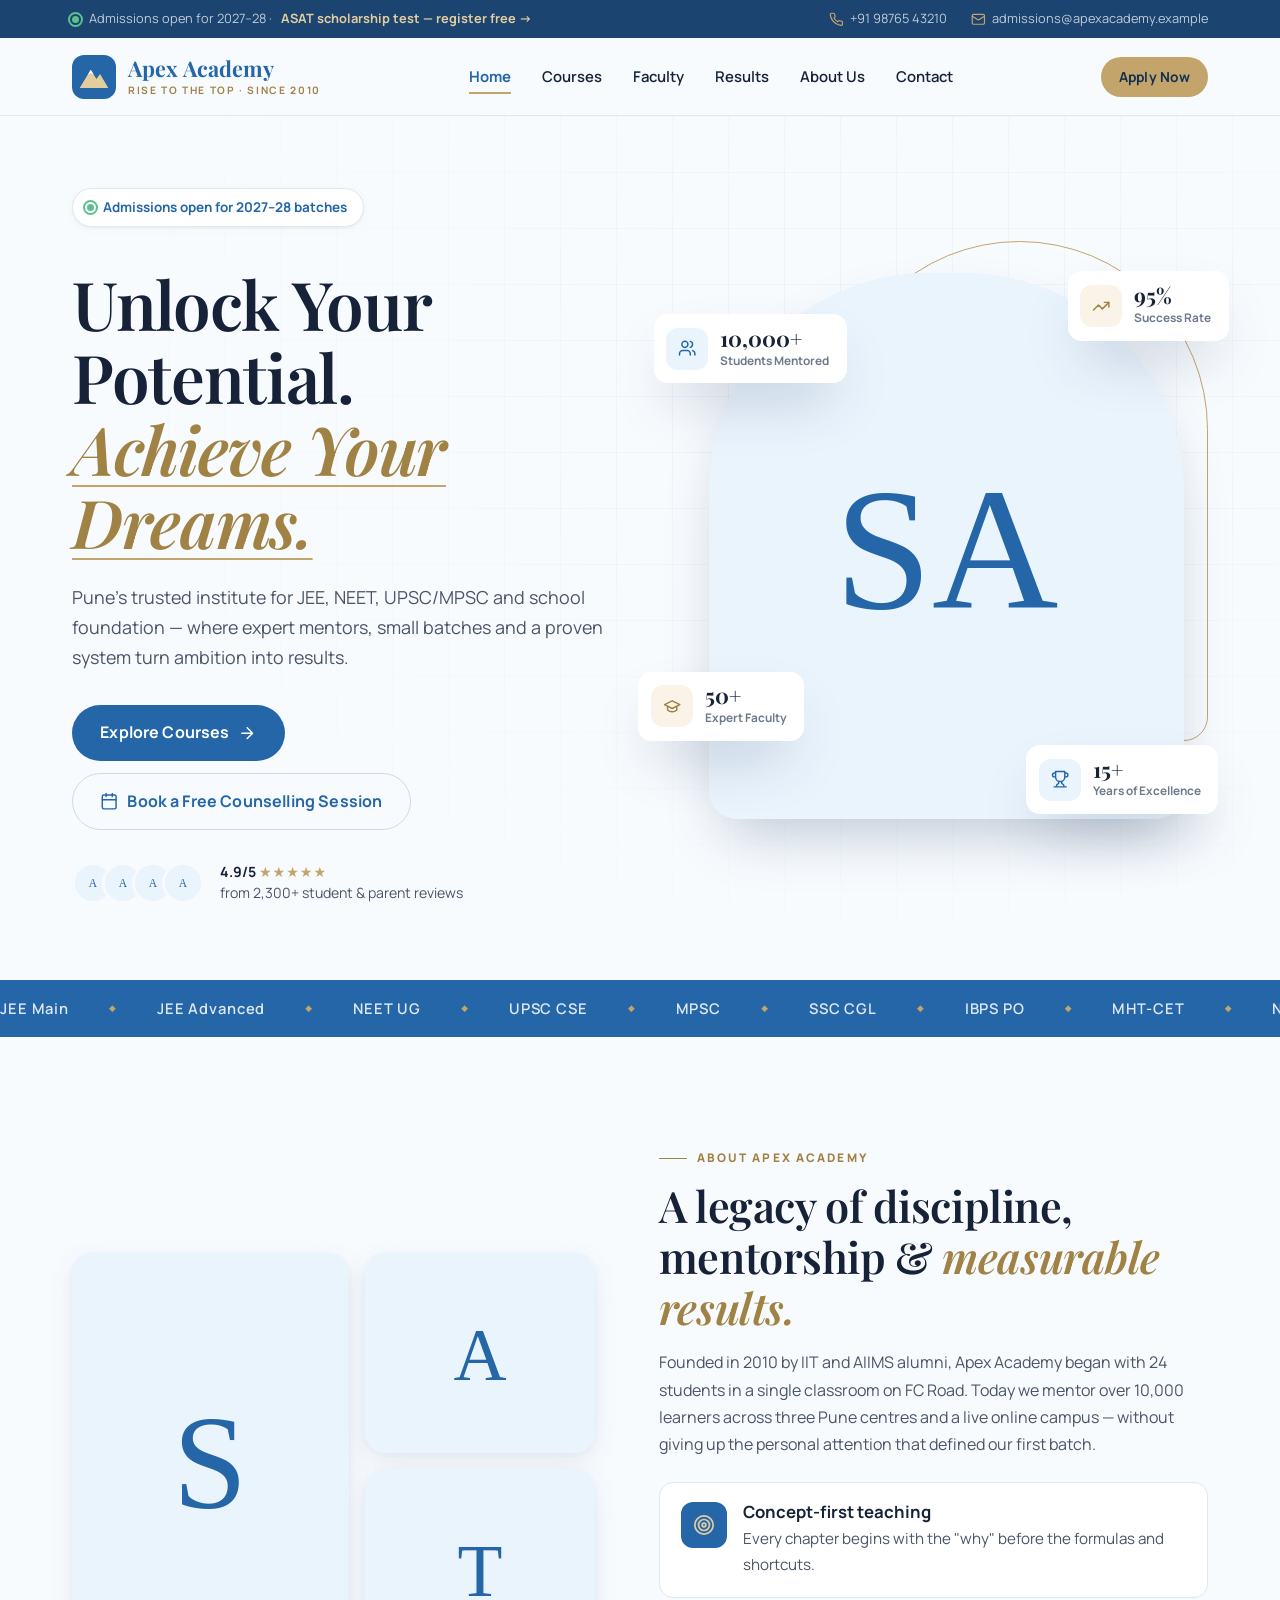
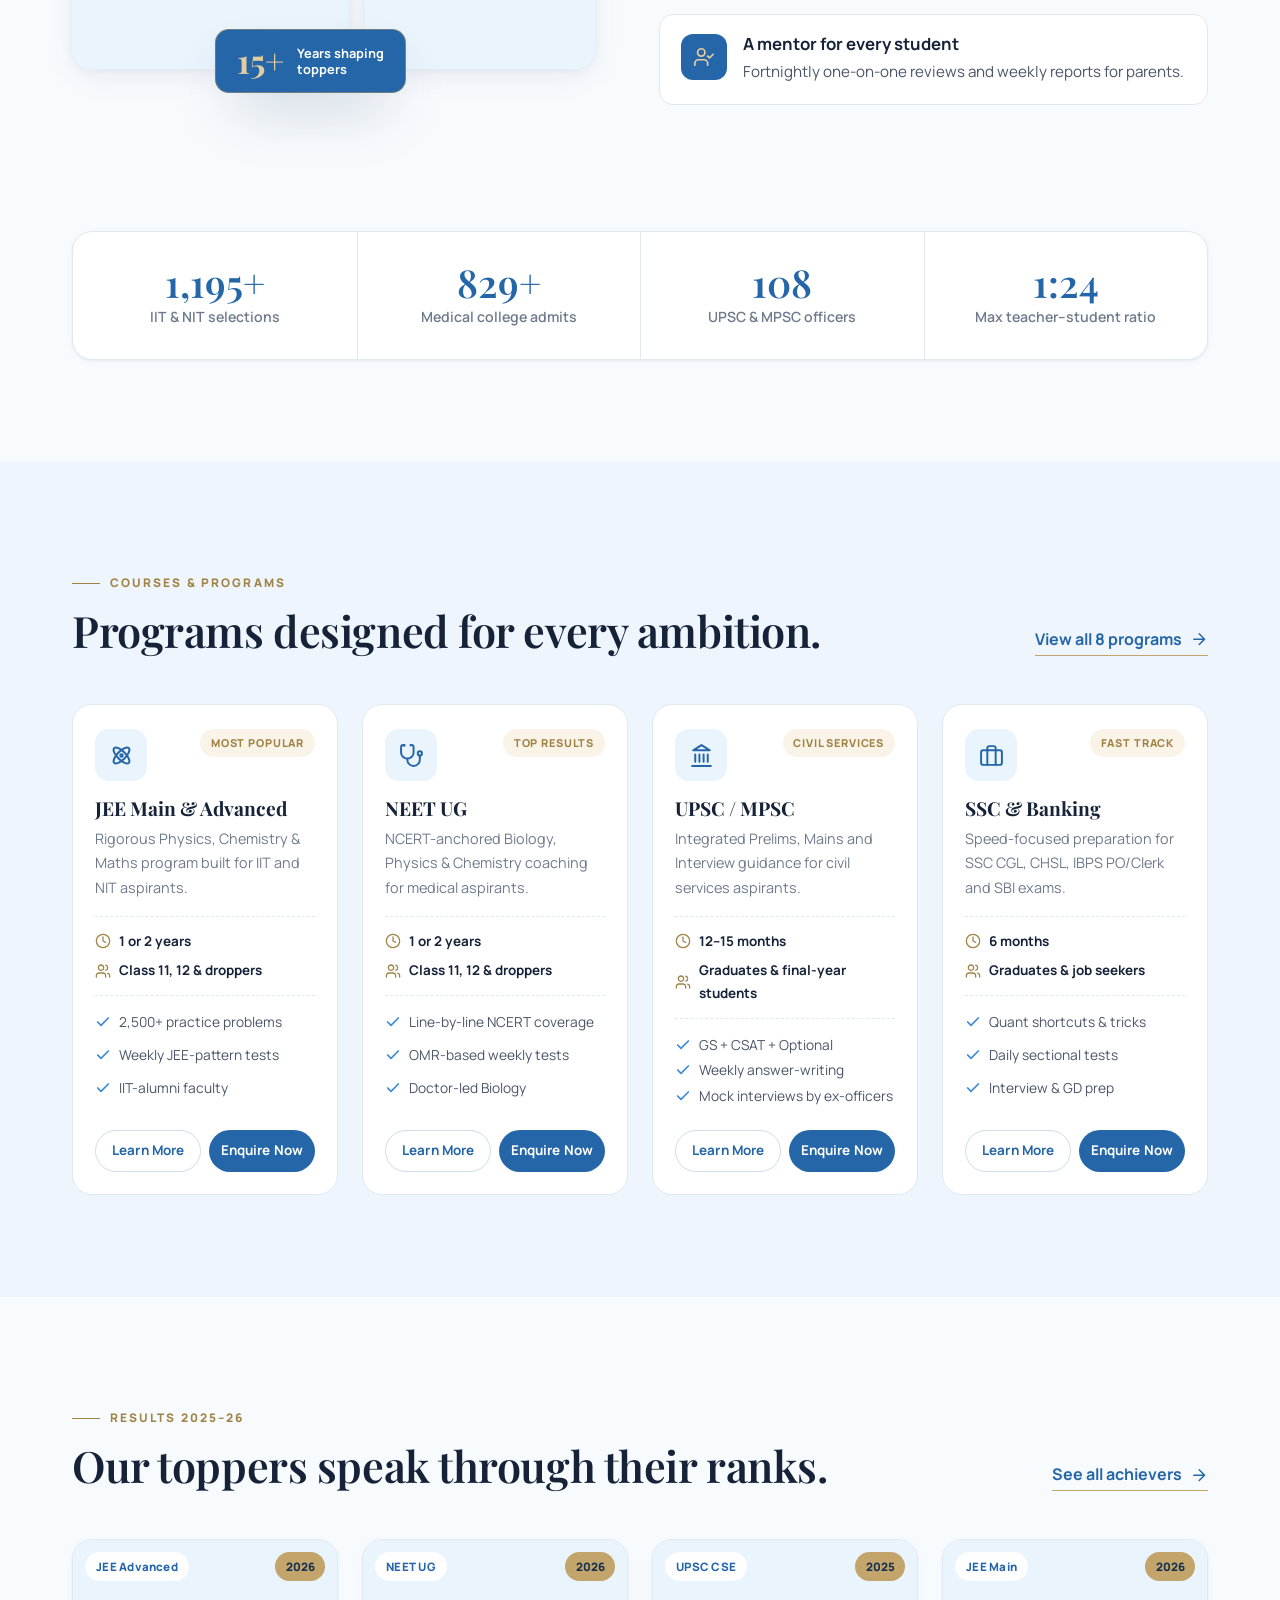
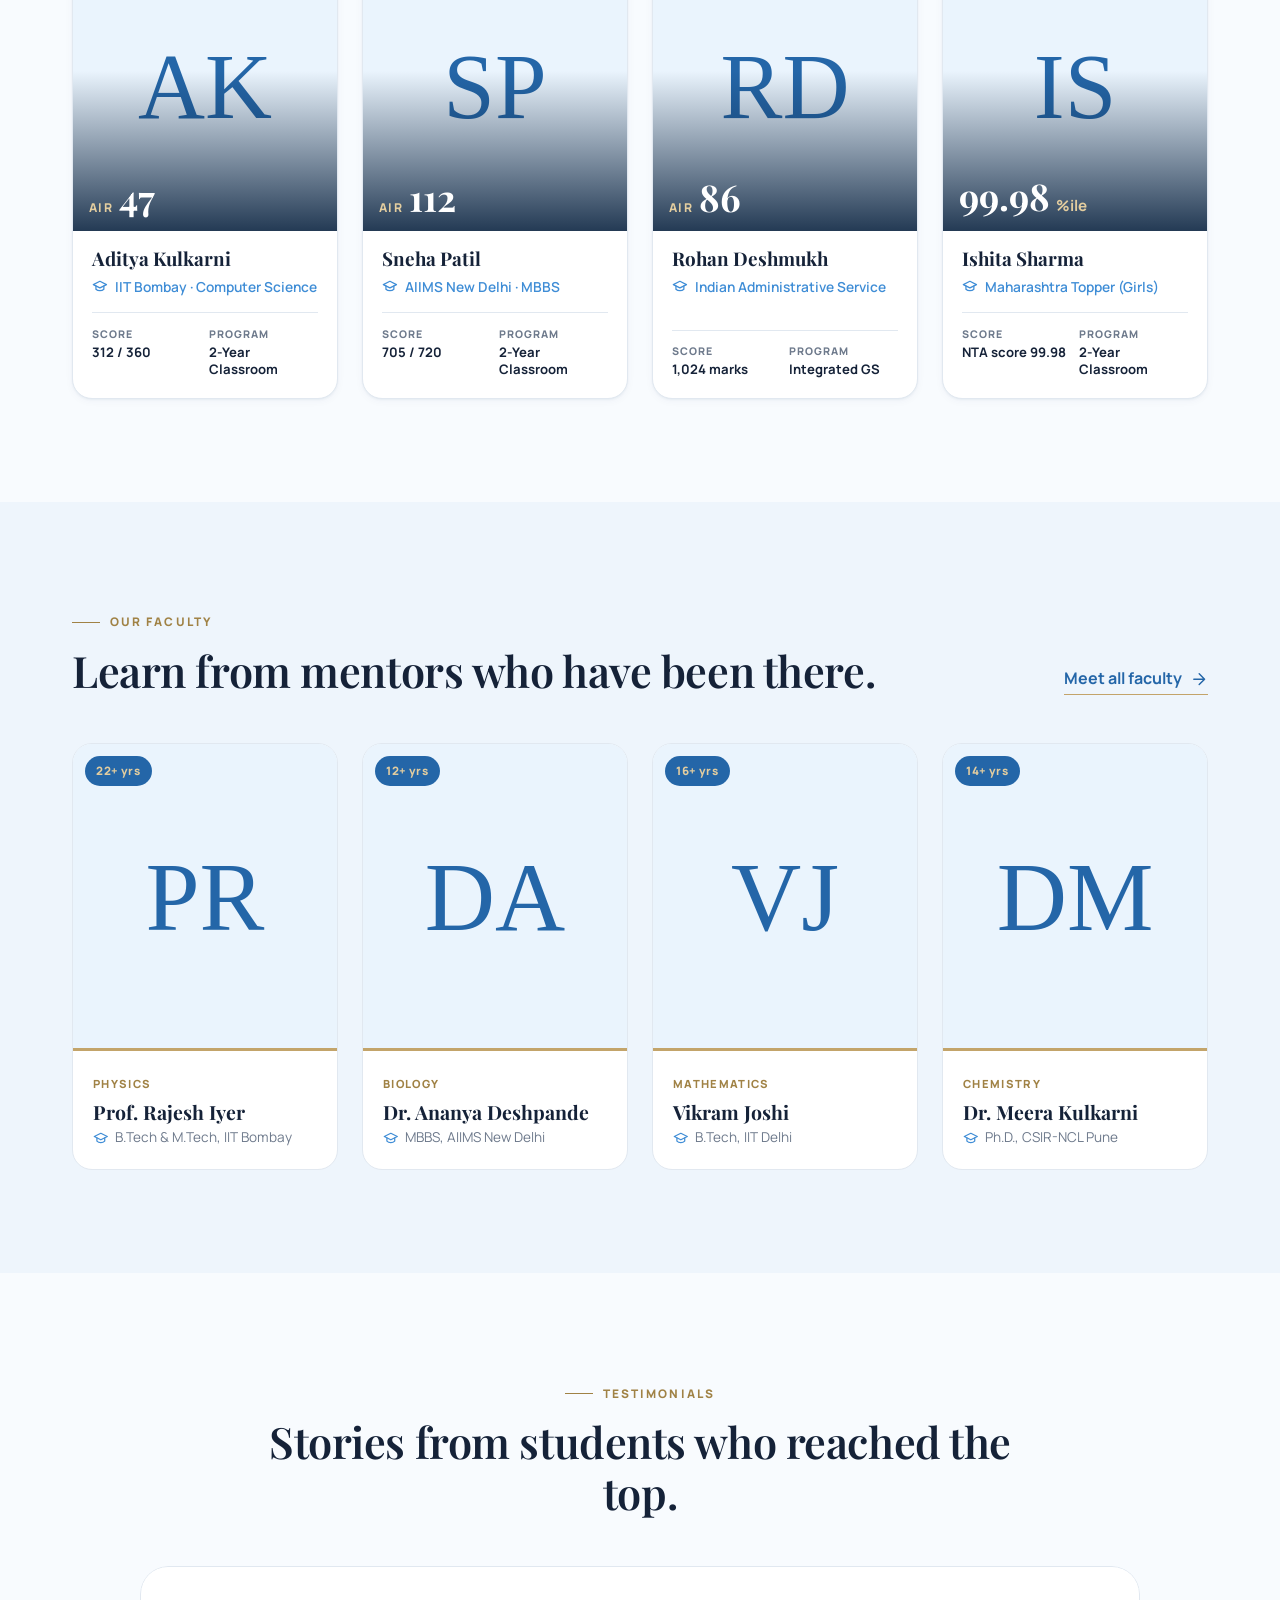
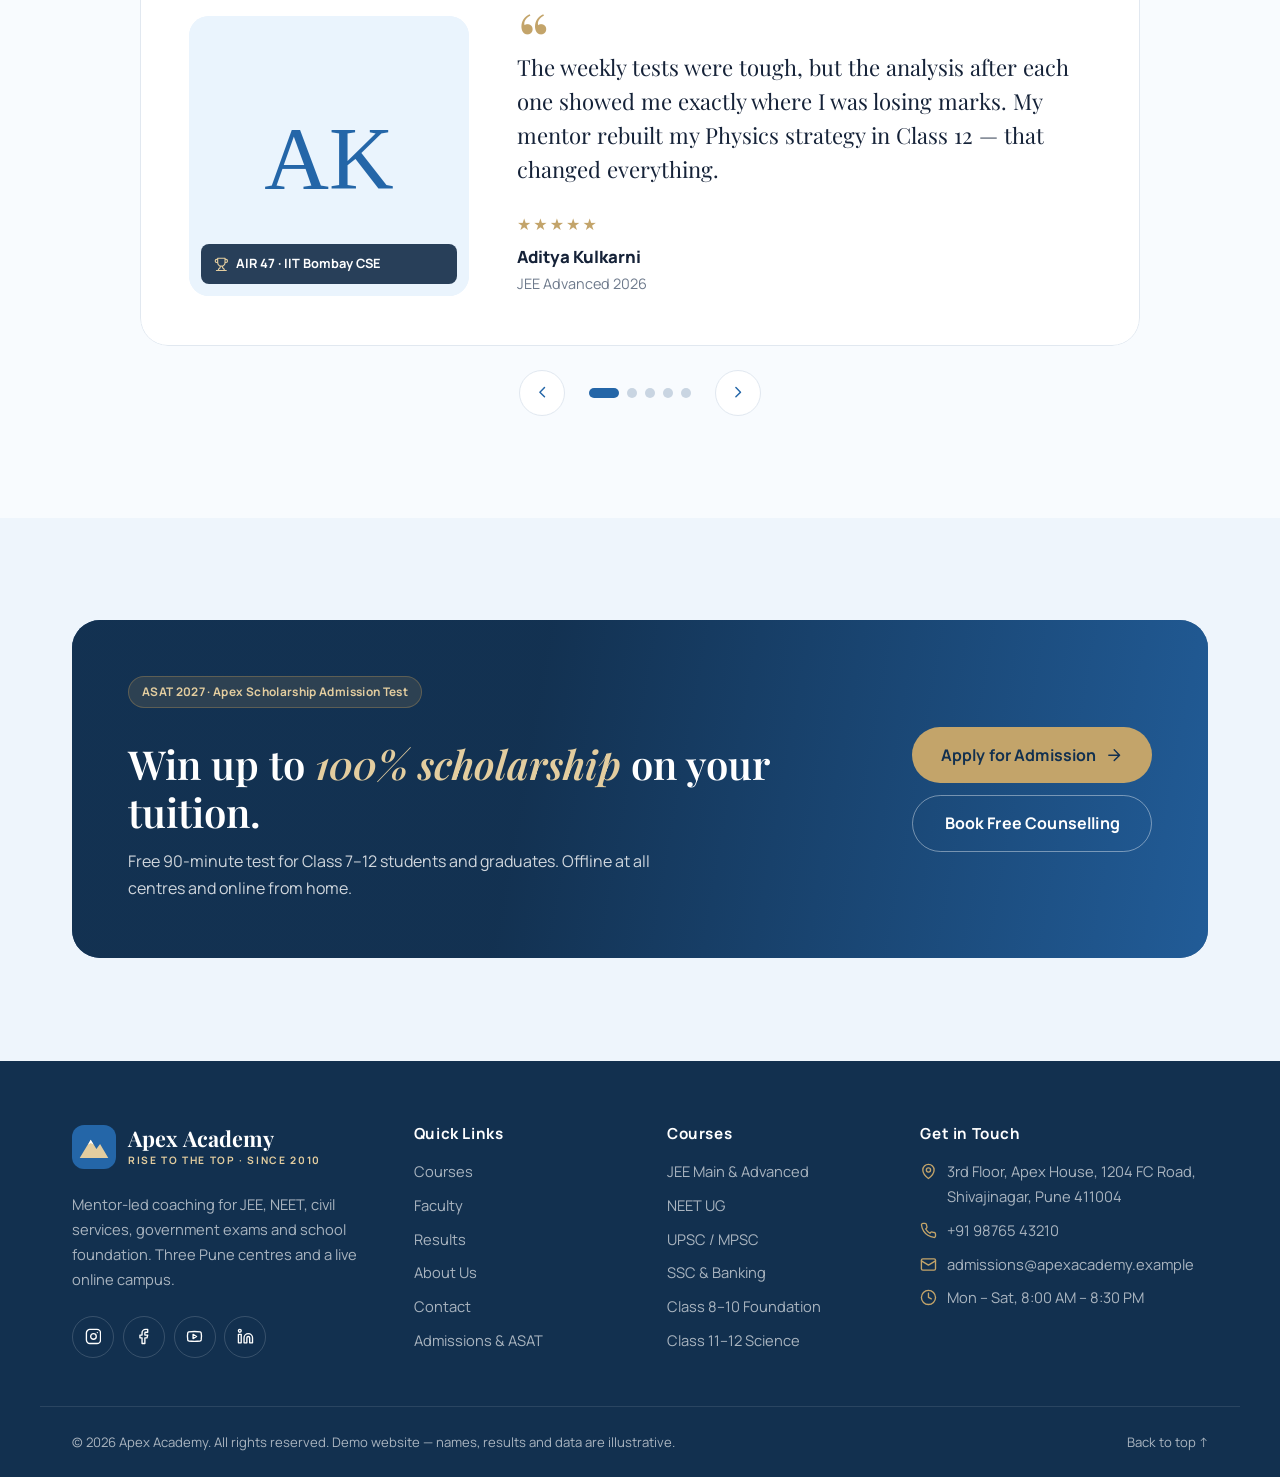
<file: index.html>
<!DOCTYPE html>
<html lang="en">
<head>
  <meta charset="UTF-8">
  <meta name="viewport" content="width=device-width, initial-scale=1.0">
  <title>Apex Academy | JEE, NEET, UPSC &amp; Foundation Coaching in Pune</title>
  <meta name="description" content="Apex Academy, Pune — premium mentor-led coaching for JEE, NEET, UPSC/MPSC, SSC &amp; Banking, Foundation, Science and Commerce.">
  <!-- Canonical URL & link-sharing previews (WhatsApp, Facebook, LinkedIn, X) -->
  <link rel="canonical" href="https://coachingclassdemo.pages.dev/">
  <meta property="og:type" content="website">
  <meta property="og:site_name" content="Apex Academy">
  <meta property="og:locale" content="en_IN">
  <meta property="og:title" content="Apex Academy | JEE, NEET, UPSC &amp; Foundation Coaching in Pune">
  <meta property="og:description" content="Apex Academy, Pune — premium mentor-led coaching for JEE, NEET, UPSC/MPSC, SSC &amp; Banking, Foundation, Science and Commerce.">
  <meta property="og:url" content="https://coachingclassdemo.pages.dev/">
  <meta property="og:image" content="https://images.unsplash.com/photo-1571260899304-425eee4c7efc?auto=format&amp;fm=jpg&amp;fit=crop&amp;w=1200&amp;h=630&amp;q=80">
  <meta property="og:image:width" content="1200">
  <meta property="og:image:height" content="630">
  <meta property="og:image:alt" content="Students at Apex Academy, Pune">
  <meta name="twitter:card" content="summary_large_image">
  <meta name="twitter:title" content="Apex Academy | JEE, NEET, UPSC &amp; Foundation Coaching in Pune">
  <meta name="twitter:description" content="Apex Academy, Pune — premium mentor-led coaching for JEE, NEET, UPSC/MPSC, SSC &amp; Banking, Foundation, Science and Commerce.">
  <meta name="twitter:image" content="https://images.unsplash.com/photo-1571260899304-425eee4c7efc?auto=format&amp;fm=jpg&amp;fit=crop&amp;w=1200&amp;h=630&amp;q=80">
  <meta name="theme-color" content="#2466A8">
  <link rel="icon" href="data:image/svg+xml,%3Csvg xmlns='http://www.w3.org/2000/svg' viewBox='0 0 40 40'%3E%3Crect width='40' height='40' rx='10' fill='%232466A8'/%3E%3Cpath d='M7 30 17 13.5l5.2 8.3 3.3-4.6L33 30Z' fill='%23E3CD9F'/%3E%3C/svg%3E">
  <link rel="preconnect" href="https://fonts.googleapis.com">
  <link rel="preconnect" href="https://fonts.gstatic.com" crossorigin>
  <link href="https://fonts.googleapis.com/css2?family=Manrope:wght@400;500;600;700;800&family=Playfair+Display:ital,wght@0,500;0,600;0,700;1,500;1,600&display=swap" rel="stylesheet">
  <link rel="stylesheet" href="style.css">
</head>
<body data-page="home" id="top">
  <!-- Header, icon sprite, footer & modal are injected by script.js (one shared template) -->
  <div id="site-header"></div>

  <main id="main">
    <!-- ========== HERO ========== -->
    <section class="hero">
      <div class="container hero__grid">
        <div class="hero__content">
          <p class="eyebrow reveal"><span class="dot"></span> Admissions open for 2027–28 batches</p>
          <h1 class="hero__title reveal" data-delay="1">Unlock Your Potential.<br><em>Achieve Your Dreams.</em></h1>
          <p class="hero__lead reveal" data-delay="2">Pune's trusted institute for JEE, NEET, UPSC/MPSC and school foundation — where expert mentors, small batches and a proven system turn ambition into results.</p>
          <div class="hero__ctas reveal" data-delay="3">
            <a href="courses.html" class="btn btn--primary btn--lg">Explore Courses <svg class="icon"><use href="#i-arrow-right"/></svg></a>
            <button type="button" class="btn btn--ghost btn--lg" data-enquire="Free Counselling Session"><svg class="icon"><use href="#i-calendar"/></svg> Book a Free Counselling Session</button>
          </div>
          <div class="hero__trust reveal" data-delay="4">
            <div class="avatars" aria-hidden="true">
              <img src="https://images.unsplash.com/photo-1695780909794-4945a1f6eed9?auto=format&fit=crop&crop=faces&w=100&h=100&q=70" alt="">
              <img src="https://images.unsplash.com/photo-1674278882093-3870ef98e826?auto=format&fit=crop&crop=faces&w=100&h=100&q=70" alt="">
              <img src="https://images.unsplash.com/photo-1605857840732-188f2f08cb31?auto=format&fit=crop&crop=faces&w=100&h=100&q=70" alt="">
              <img src="https://images.unsplash.com/photo-1607746882042-944635dfe10e?auto=format&fit=crop&crop=faces&w=100&h=100&q=70" alt="">
            </div>
            <p><strong>4.9/5</strong> <span class="stars" aria-hidden="true">★★★★★</span><br>from 2,300+ student &amp; parent reviews</p>
          </div>
        </div>

        <div class="hero__visual reveal" data-delay="2">
          <div class="hero__img-wrap">
            <img src="https://images.unsplash.com/photo-1571260899304-425eee4c7efc?auto=format&fit=crop&w=1100&q=80" alt="Students preparing together in an Apex Academy classroom" class="hero__img">
          </div>
          <div class="float-card float-card--1"><span class="float-card__icon"><svg class="icon"><use href="#i-users"/></svg></span><div><strong><span data-count="10000">0</span>+</strong><small>Students Mentored</small></div></div>
          <div class="float-card float-card--2"><span class="float-card__icon float-card__icon--brass"><svg class="icon"><use href="#i-trend"/></svg></span><div><strong><span data-count="95">0</span>%</strong><small>Success Rate</small></div></div>
          <div class="float-card float-card--3"><span class="float-card__icon float-card__icon--brass"><svg class="icon"><use href="#i-cap"/></svg></span><div><strong><span data-count="50">0</span>+</strong><small>Expert Faculty</small></div></div>
          <div class="float-card float-card--4"><span class="float-card__icon"><svg class="icon"><use href="#i-trophy"/></svg></span><div><strong><span data-count="15">0</span>+</strong><small>Years of Excellence</small></div></div>
        </div>
      </div>

      <div class="marquee" aria-label="Exams we prepare for">
        <div class="marquee__track">
          <span>JEE Main</span><span>JEE Advanced</span><span>NEET UG</span><span>UPSC CSE</span><span>MPSC</span><span>SSC CGL</span><span>IBPS PO</span><span>MHT-CET</span><span>NTSE</span><span>Olympiads</span><span>CA Foundation</span><span>CUET</span>
          <span aria-hidden="true">JEE Main</span><span aria-hidden="true">JEE Advanced</span><span aria-hidden="true">NEET UG</span><span aria-hidden="true">UPSC CSE</span><span aria-hidden="true">MPSC</span><span aria-hidden="true">SSC CGL</span><span aria-hidden="true">IBPS PO</span><span aria-hidden="true">MHT-CET</span><span aria-hidden="true">NTSE</span><span aria-hidden="true">Olympiads</span><span aria-hidden="true">CA Foundation</span><span aria-hidden="true">CUET</span>
        </div>
      </div>
    </section>

    <!-- ========== ABOUT TEASER ========== -->
    <section class="section">
      <div class="container">
        <div class="split">
          <div class="gallery reveal">
            <figure class="g g--a"><img src="https://images.unsplash.com/photo-1686624386665-4cd01b96d0f6?auto=format&fit=crop&w=800&q=80" alt="Students solving problems together in class" loading="lazy"></figure>
            <figure class="g"><img src="https://images.unsplash.com/photo-1481627834876-b7833e8f5570?auto=format&fit=crop&w=600&q=80" alt="Academy reference library" loading="lazy"></figure>
            <figure class="g"><img src="https://images.unsplash.com/photo-1637589316488-6d4c41b335cd?auto=format&fit=crop&w=600&q=80" alt="Two students revising from a textbook" loading="lazy"></figure>
            <div class="gallery__badge"><strong>15+</strong><span>Years shaping<br>toppers</span></div>
          </div>
          <div>
            <p class="kicker reveal">About Apex Academy</p>
            <h2 class="section-title reveal">A legacy of discipline, mentorship &amp; <em>measurable results.</em></h2>
            <p class="reveal">Founded in 2010 by IIT and AIIMS alumni, Apex Academy began with 24 students in a single classroom on FC Road. Today we mentor over 10,000 learners across three Pune centres and a live online campus — without giving up the personal attention that defined our first batch.</p>
            <div class="vm reveal">
              <div class="vm__item"><span class="vm__icon"><svg class="icon"><use href="#i-target"/></svg></span><div><h3>Concept-first teaching</h3><p>Every chapter begins with the "why" before the formulas and shortcuts.</p></div></div>
              <div class="vm__item"><span class="vm__icon"><svg class="icon"><use href="#i-user-check"/></svg></span><div><h3>A mentor for every student</h3><p>Fortnightly one-on-one reviews and weekly reports for parents.</p></div></div>
            </div>
            <p class="mt-6 reveal"><a href="about.html" class="link-arrow">Discover our story <svg class="icon"><use href="#i-arrow-right"/></svg></a></p>
          </div>
        </div>

        <div class="stat-band mt-7 reveal">
          <div><strong><span data-count="1240">0</span>+</strong><span>IIT &amp; NIT selections</span></div>
          <div><strong><span data-count="860">0</span>+</strong><span>Medical college admits</span></div>
          <div><strong><span data-count="112">0</span></strong><span>UPSC &amp; MPSC officers</span></div>
          <div><strong>1:<span data-count="25">0</span></strong><span>Max teacher–student ratio</span></div>
        </div>
      </div>
    </section>

    <!-- ========== FEATURED PROGRAMS ========== -->
    <section class="section section--tint">
      <div class="container">
        <div class="section-head section-head--split">
          <div><p class="kicker reveal">Courses &amp; Programs</p><h2 class="section-title reveal">Programs designed for every ambition.</h2></div>
          <a href="courses.html" class="link-arrow reveal">View all 8 programs <svg class="icon"><use href="#i-arrow-right"/></svg></a>
        </div>
        <div class="course-grid" id="courseGrid" data-limit="4"></div>
      </div>
    </section>

    <!-- ========== RESULTS PREVIEW ========== -->
    <section class="section">
      <div class="container">
        <div class="section-head section-head--split">
          <div><p class="kicker reveal">Results 2025–26</p><h2 class="section-title reveal">Our toppers speak through their ranks.</h2></div>
          <a href="results.html" class="link-arrow reveal">See all achievers <svg class="icon"><use href="#i-arrow-right"/></svg></a>
        </div>
        <div class="results-grid" id="resultsGrid" data-limit="4"></div>
      </div>
    </section>

    <!-- ========== FACULTY PREVIEW ========== -->
    <section class="section section--tint">
      <div class="container">
        <div class="section-head section-head--split">
          <div><p class="kicker reveal">Our Faculty</p><h2 class="section-title reveal">Learn from mentors who have been there.</h2></div>
          <a href="faculty.html" class="link-arrow reveal">Meet all faculty <svg class="icon"><use href="#i-arrow-right"/></svg></a>
        </div>
        <div class="faculty-grid" id="facultyGrid" data-limit="4"></div>
      </div>
    </section>

    <!-- ========== TESTIMONIALS ========== -->
    <section class="section">
      <div class="container">
        <div class="section-head">
          <p class="kicker reveal">Testimonials</p>
          <h2 class="section-title reveal">Stories from students who reached the top.</h2>
        </div>
        <div class="carousel reveal" id="testimonialCarousel" aria-roledescription="carousel" aria-label="Student testimonials">
          <div class="carousel__viewport"><div class="carousel__track" id="carouselTrack"></div></div>
          <div class="carousel__controls">
            <button class="icon-btn" id="carouselPrev" aria-label="Previous testimonial"><svg class="icon"><use href="#i-chevron-left"/></svg></button>
            <div class="carousel__dots" id="carouselDots"></div>
            <button class="icon-btn" id="carouselNext" aria-label="Next testimonial"><svg class="icon"><use href="#i-chevron-right"/></svg></button>
          </div>
        </div>
      </div>
    </section>

    <!-- ========== ADMISSIONS CTA ========== -->
    <section class="section section--tint">
      <div class="container">
        <div class="cta-banner reveal">
          <div>
            <span class="pill pill--brass">ASAT 2027 · Apex Scholarship Admission Test</span>
            <h2 class="mt-6">Win up to <em>100% scholarship</em> on your tuition.</h2>
            <p>Free 90-minute test for Class 7–12 students and graduates. Offline at all centres and online from home.</p>
          </div>
          <div class="cta-banner__actions">
            <a href="admissions.html" class="btn btn--accent btn--lg">Apply for Admission <svg class="icon"><use href="#i-arrow-right"/></svg></a>
            <button type="button" class="btn btn--outline-light btn--lg" data-enquire="Free Counselling Session">Book Free Counselling</button>
          </div>
        </div>
      </div>
    </section>
  </main>

  <div id="site-footer"></div>
  <script src="script.js"></script>
</body>
</html>
</file>
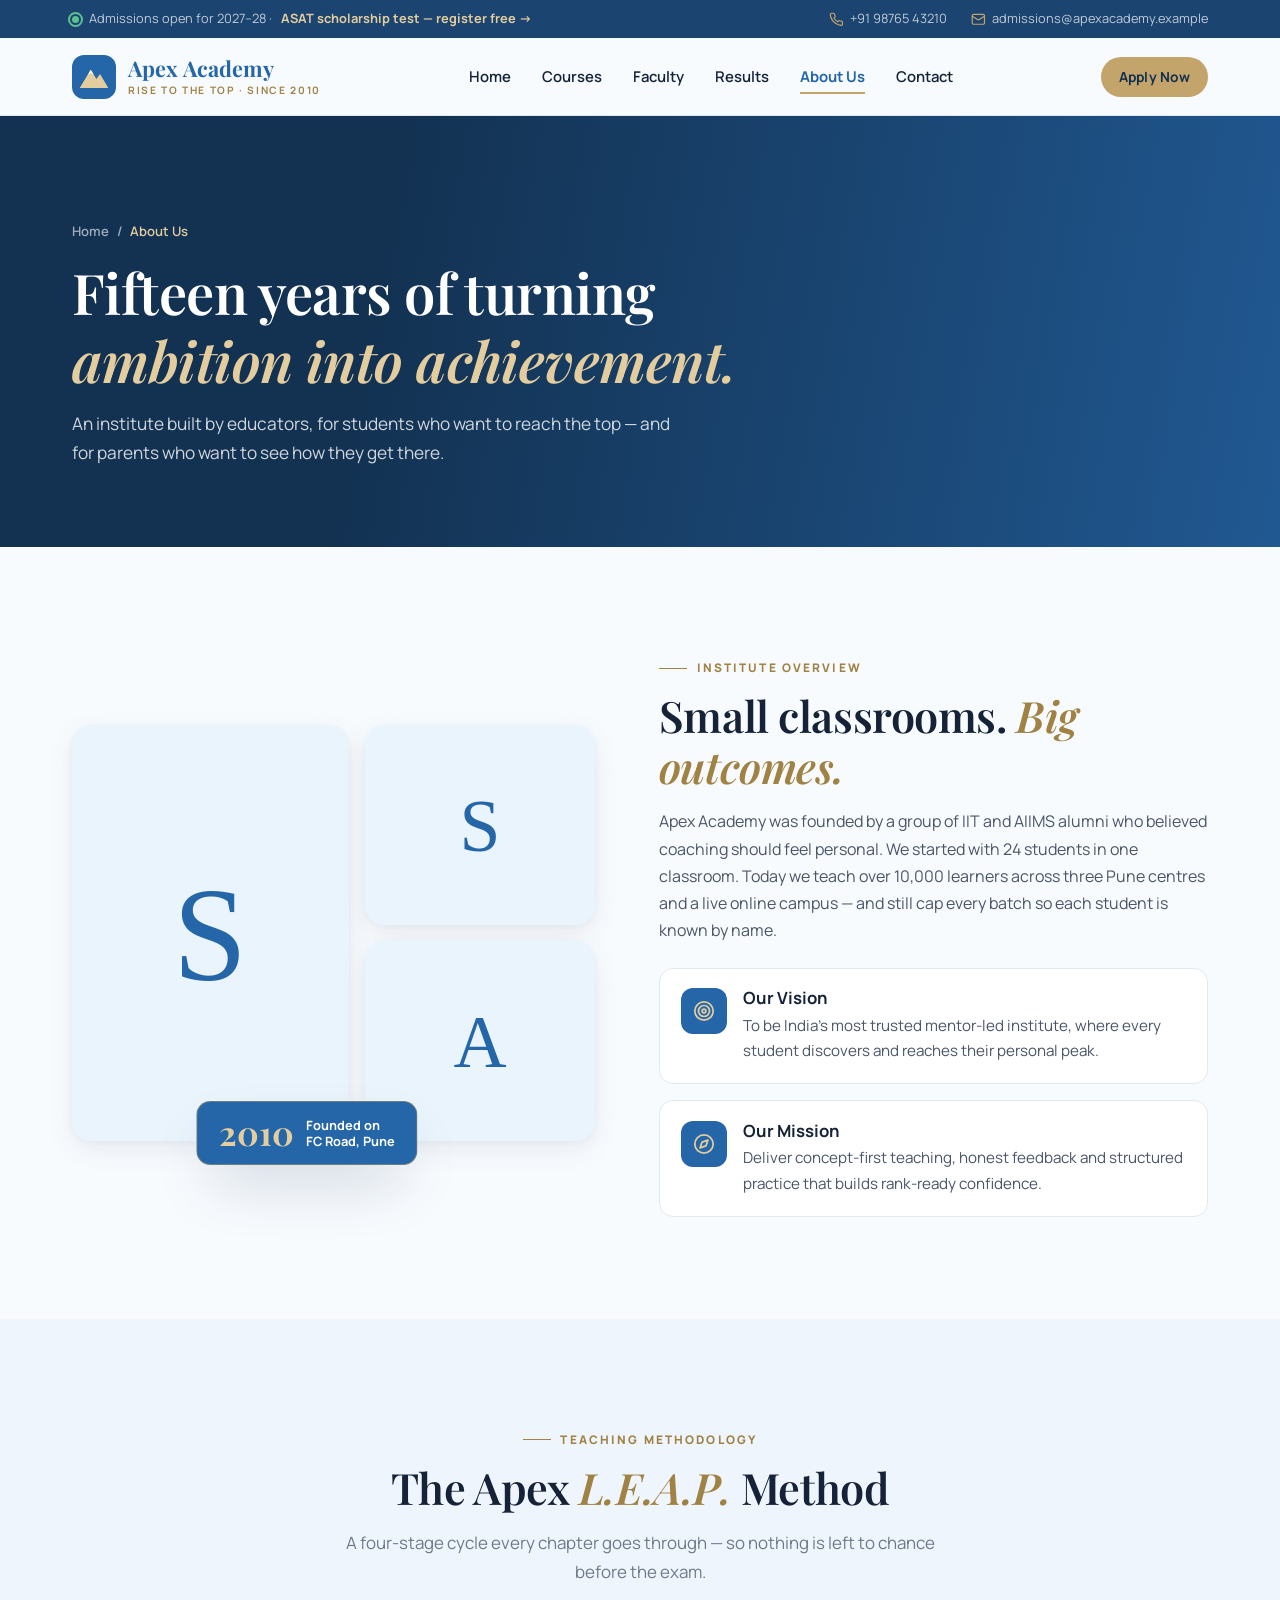
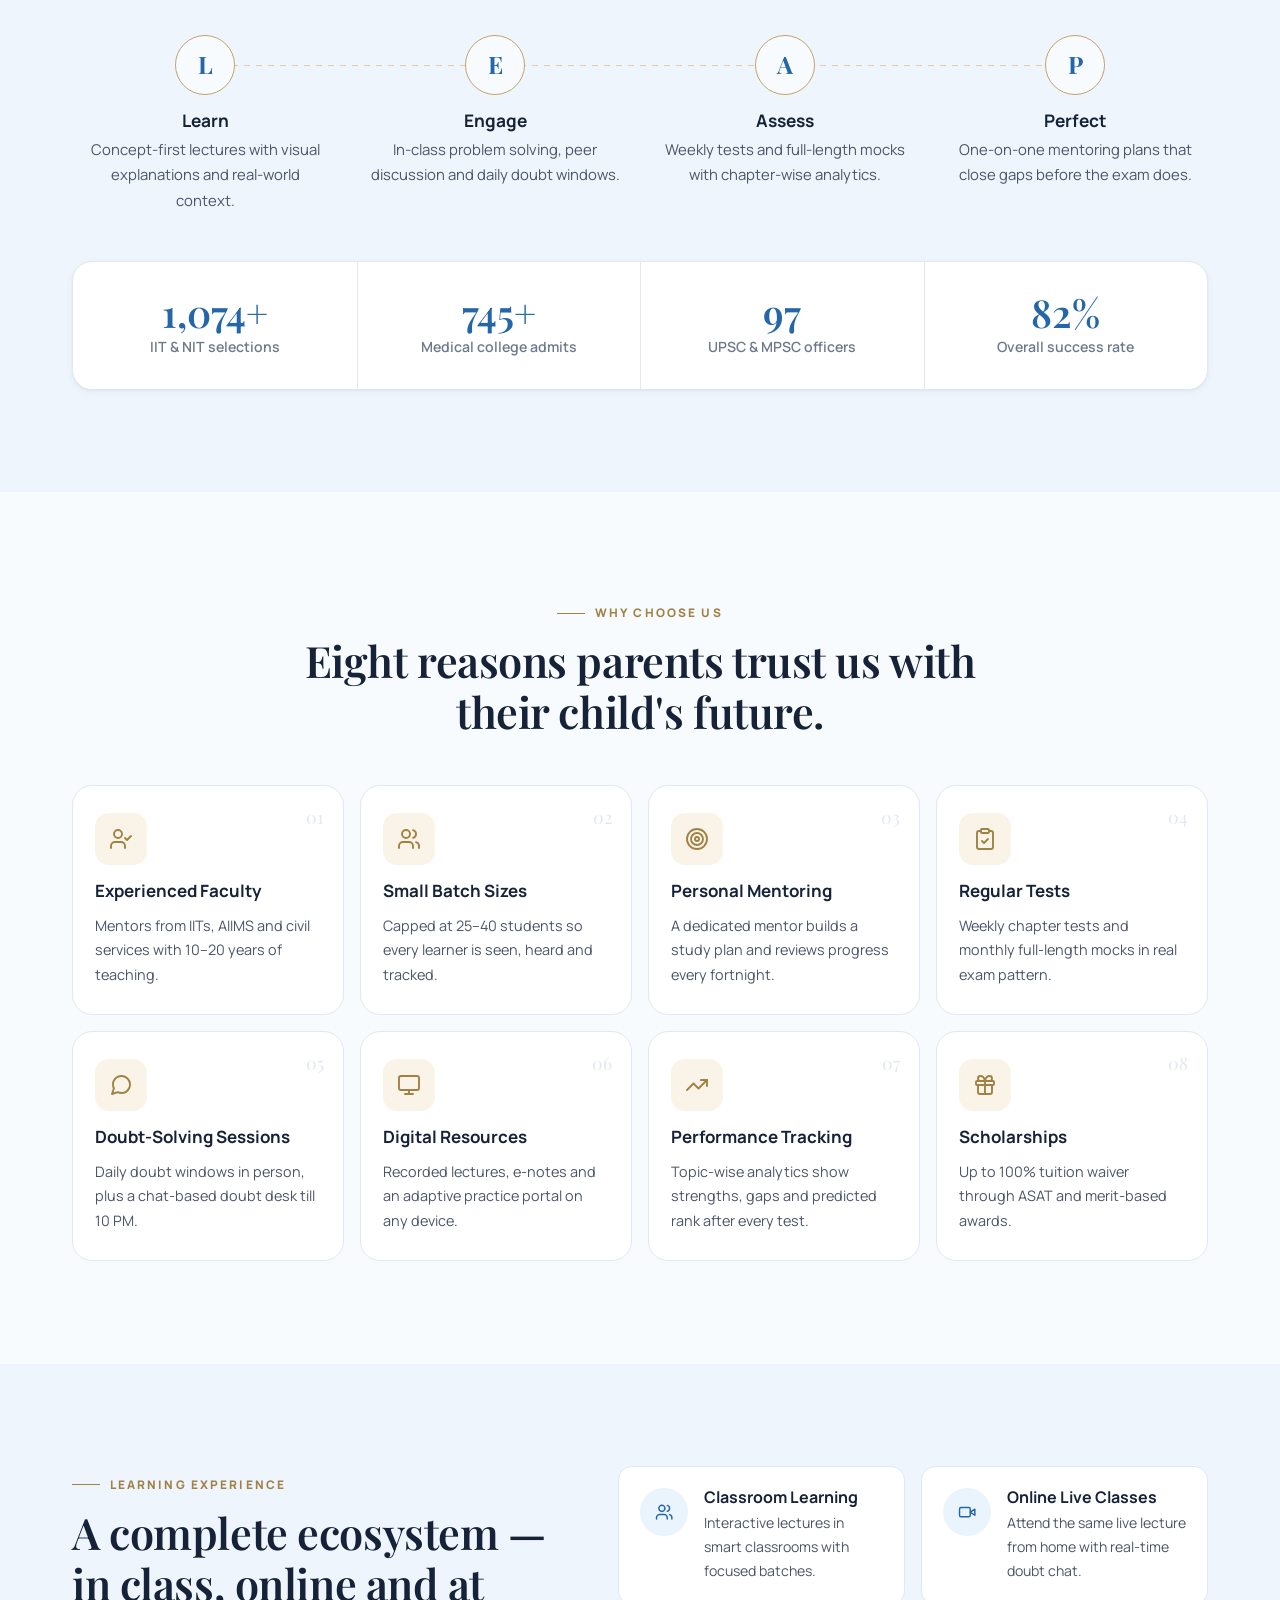
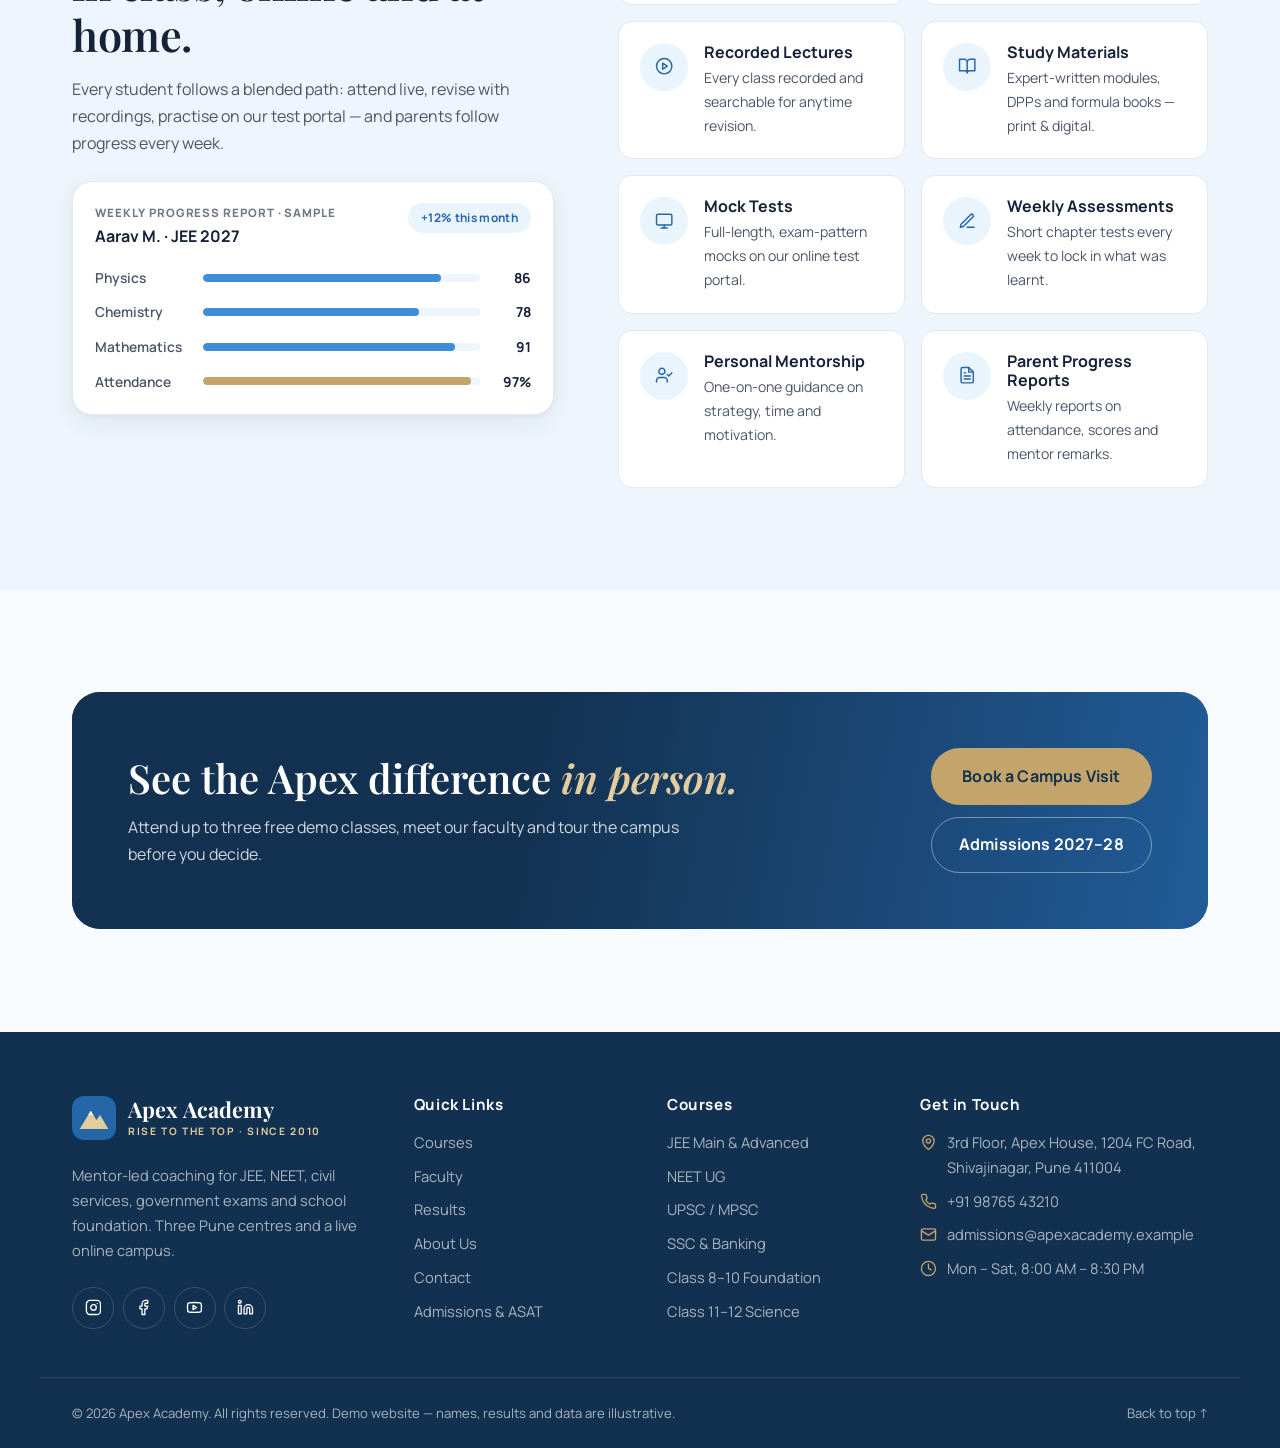
<file: about.html>
<!DOCTYPE html>
<html lang="en">
<head>
  <meta charset="UTF-8">
  <meta name="viewport" content="width=device-width, initial-scale=1.0">
  <title>About Us | Apex Academy, Pune</title>
  <meta name="description" content="The story, vision, teaching method and learning ecosystem of Apex Academy, Pune.">
  <!-- Canonical URL & link-sharing previews (WhatsApp, Facebook, LinkedIn, X) -->
  <link rel="canonical" href="https://coachingclassdemo.pages.dev/about">
  <meta property="og:type" content="website">
  <meta property="og:site_name" content="Apex Academy">
  <meta property="og:locale" content="en_IN">
  <meta property="og:title" content="About Us | Apex Academy, Pune">
  <meta property="og:description" content="The story, vision, teaching method and learning ecosystem of Apex Academy, Pune.">
  <meta property="og:url" content="https://coachingclassdemo.pages.dev/about">
  <meta property="og:image" content="https://images.unsplash.com/photo-1524178232363-1fb2b075b655?auto=format&amp;fm=jpg&amp;fit=crop&amp;w=1200&amp;h=630&amp;q=80">
  <meta property="og:image:width" content="1200">
  <meta property="og:image:height" content="630">
  <meta property="og:image:alt" content="Students at Apex Academy, Pune">
  <meta name="twitter:card" content="summary_large_image">
  <meta name="twitter:title" content="About Us | Apex Academy, Pune">
  <meta name="twitter:description" content="The story, vision, teaching method and learning ecosystem of Apex Academy, Pune.">
  <meta name="twitter:image" content="https://images.unsplash.com/photo-1524178232363-1fb2b075b655?auto=format&amp;fm=jpg&amp;fit=crop&amp;w=1200&amp;h=630&amp;q=80">
  <meta name="theme-color" content="#2466A8">
  <link rel="icon" href="data:image/svg+xml,%3Csvg xmlns='http://www.w3.org/2000/svg' viewBox='0 0 40 40'%3E%3Crect width='40' height='40' rx='10' fill='%232466A8'/%3E%3Cpath d='M7 30 17 13.5l5.2 8.3 3.3-4.6L33 30Z' fill='%23E3CD9F'/%3E%3C/svg%3E">
  <link rel="preconnect" href="https://fonts.googleapis.com">
  <link rel="preconnect" href="https://fonts.gstatic.com" crossorigin>
  <link href="https://fonts.googleapis.com/css2?family=Manrope:wght@400;500;600;700;800&family=Playfair+Display:ital,wght@0,500;0,600;0,700;1,500;1,600&display=swap" rel="stylesheet">
  <link rel="stylesheet" href="style.css">
</head>
<body data-page="about" id="top">
  <div id="site-header"></div>

  <main id="main">
    <section class="page-hero" style="--bg-img:url('https://images.unsplash.com/photo-1524178232363-1fb2b075b655?auto=format&fit=crop&w=1800&q=70')">
      <div class="container">
        <nav class="crumbs" aria-label="Breadcrumb"><a href="index.html">Home</a> / <span aria-current="page">About Us</span></nav>
        <h1 class="reveal">Fifteen years of turning <em>ambition into achievement.</em></h1>
        <p class="reveal" data-delay="1">An institute built by educators, for students who want to reach the top — and for parents who want to see how they get there.</p>
      </div>
    </section>

    <!-- Overview + gallery -->
    <section class="section">
      <div class="container split">
        <div class="gallery reveal">
          <figure class="g g--a"><img src="https://images.unsplash.com/photo-1686624386665-4cd01b96d0f6?auto=format&fit=crop&w=800&q=80" alt="Students solving problems together" loading="lazy"></figure>
          <figure class="g"><img src="https://images.unsplash.com/photo-1522661067900-ab829854a57f?auto=format&fit=crop&w=600&q=80" alt="Student writing a solution on the blackboard" loading="lazy"></figure>
          <figure class="g"><img src="https://images.unsplash.com/photo-1481627834876-b7833e8f5570?auto=format&fit=crop&w=600&q=80" alt="Academy reference library" loading="lazy"></figure>
          <div class="gallery__badge"><strong>2010</strong><span>Founded on<br>FC Road, Pune</span></div>
        </div>
        <div>
          <p class="kicker reveal">Institute Overview</p>
          <h2 class="section-title reveal">Small classrooms. <em>Big outcomes.</em></h2>
          <p class="reveal">Apex Academy was founded by a group of IIT and AIIMS alumni who believed coaching should feel personal. We started with 24 students in one classroom. Today we teach over 10,000 learners across three Pune centres and a live online campus — and still cap every batch so each student is known by name.</p>
          <div class="vm reveal">
            <div class="vm__item"><span class="vm__icon"><svg class="icon"><use href="#i-target"/></svg></span><div><h3>Our Vision</h3><p>To be India's most trusted mentor-led institute, where every student discovers and reaches their personal peak.</p></div></div>
            <div class="vm__item"><span class="vm__icon"><svg class="icon"><use href="#i-compass"/></svg></span><div><h3>Our Mission</h3><p>Deliver concept-first teaching, honest feedback and structured practice that builds rank-ready confidence.</p></div></div>
          </div>
        </div>
      </div>
    </section>

    <!-- Methodology -->
    <section class="section section--tint">
      <div class="container">
        <div class="section-head">
          <p class="kicker reveal">Teaching Methodology</p>
          <h2 class="section-title reveal">The Apex <em>L.E.A.P.</em> Method</h2>
          <p class="section-sub reveal">A four-stage cycle every chapter goes through — so nothing is left to chance before the exam.</p>
        </div>
        <ol class="method__steps">
          <li class="reveal" data-delay="1"><span class="method__num">L</span><h4>Learn</h4><p>Concept-first lectures with visual explanations and real-world context.</p></li>
          <li class="reveal" data-delay="2"><span class="method__num">E</span><h4>Engage</h4><p>In-class problem solving, peer discussion and daily doubt windows.</p></li>
          <li class="reveal" data-delay="3"><span class="method__num">A</span><h4>Assess</h4><p>Weekly tests and full-length mocks with chapter-wise analytics.</p></li>
          <li class="reveal" data-delay="4"><span class="method__num">P</span><h4>Perfect</h4><p>One-on-one mentoring plans that close gaps before the exam does.</p></li>
        </ol>
        <div class="stat-band mt-7 reveal">
          <div><strong><span data-count="1240">0</span>+</strong><span>IIT &amp; NIT selections</span></div>
          <div><strong><span data-count="860">0</span>+</strong><span>Medical college admits</span></div>
          <div><strong><span data-count="112">0</span></strong><span>UPSC &amp; MPSC officers</span></div>
          <div><strong><span data-count="95">0</span>%</strong><span>Overall success rate</span></div>
        </div>
      </div>
    </section>

    <!-- Why choose us -->
    <section class="section">
      <div class="container">
        <div class="section-head">
          <p class="kicker reveal">Why Choose Us</p>
          <h2 class="section-title reveal">Eight reasons parents trust us with their child's future.</h2>
        </div>
        <div class="why-grid" id="whyGrid"></div>
      </div>
    </section>

    <!-- Learning experience -->
    <section class="section section--tint">
      <div class="container learning__grid">
        <div class="learning__intro">
          <p class="kicker reveal">Learning Experience</p>
          <h2 class="section-title reveal">A complete ecosystem — in class, online and at home.</h2>
          <p class="reveal">Every student follows a blended path: attend live, revise with recordings, practise on our test portal — and parents follow progress every week.</p>
          <div class="report reveal" aria-label="Sample parent progress report">
            <div class="report__head">
              <div><small>Weekly Progress Report · Sample</small><strong>Aarav M. · JEE 2027</strong></div>
              <span class="pill">+12% this month</span>
            </div>
            <ul class="report__bars">
              <li><span>Physics</span><div class="bar"><i style="--w:86%"></i></div><b>86</b></li>
              <li><span>Chemistry</span><div class="bar"><i style="--w:78%"></i></div><b>78</b></li>
              <li><span>Mathematics</span><div class="bar"><i style="--w:91%"></i></div><b>91</b></li>
              <li><span>Attendance</span><div class="bar bar--brass"><i style="--w:97%"></i></div><b>97%</b></li>
            </ul>
          </div>
        </div>
        <div class="learn-grid" id="learnGrid"></div>
      </div>
    </section>

    <section class="section">
      <div class="container">
        <div class="cta-banner reveal">
          <div>
            <h2>See the Apex difference <em>in person.</em></h2>
            <p>Attend up to three free demo classes, meet our faculty and tour the campus before you decide.</p>
          </div>
          <div class="cta-banner__actions">
            <button type="button" class="btn btn--accent btn--lg" data-enquire="Free Counselling Session">Book a Campus Visit</button>
            <a href="admissions.html" class="btn btn--outline-light btn--lg">Admissions 2027–28</a>
          </div>
        </div>
      </div>
    </section>
  </main>

  <div id="site-footer"></div>
  <script src="script.js"></script>
</body>
</html>
</file>
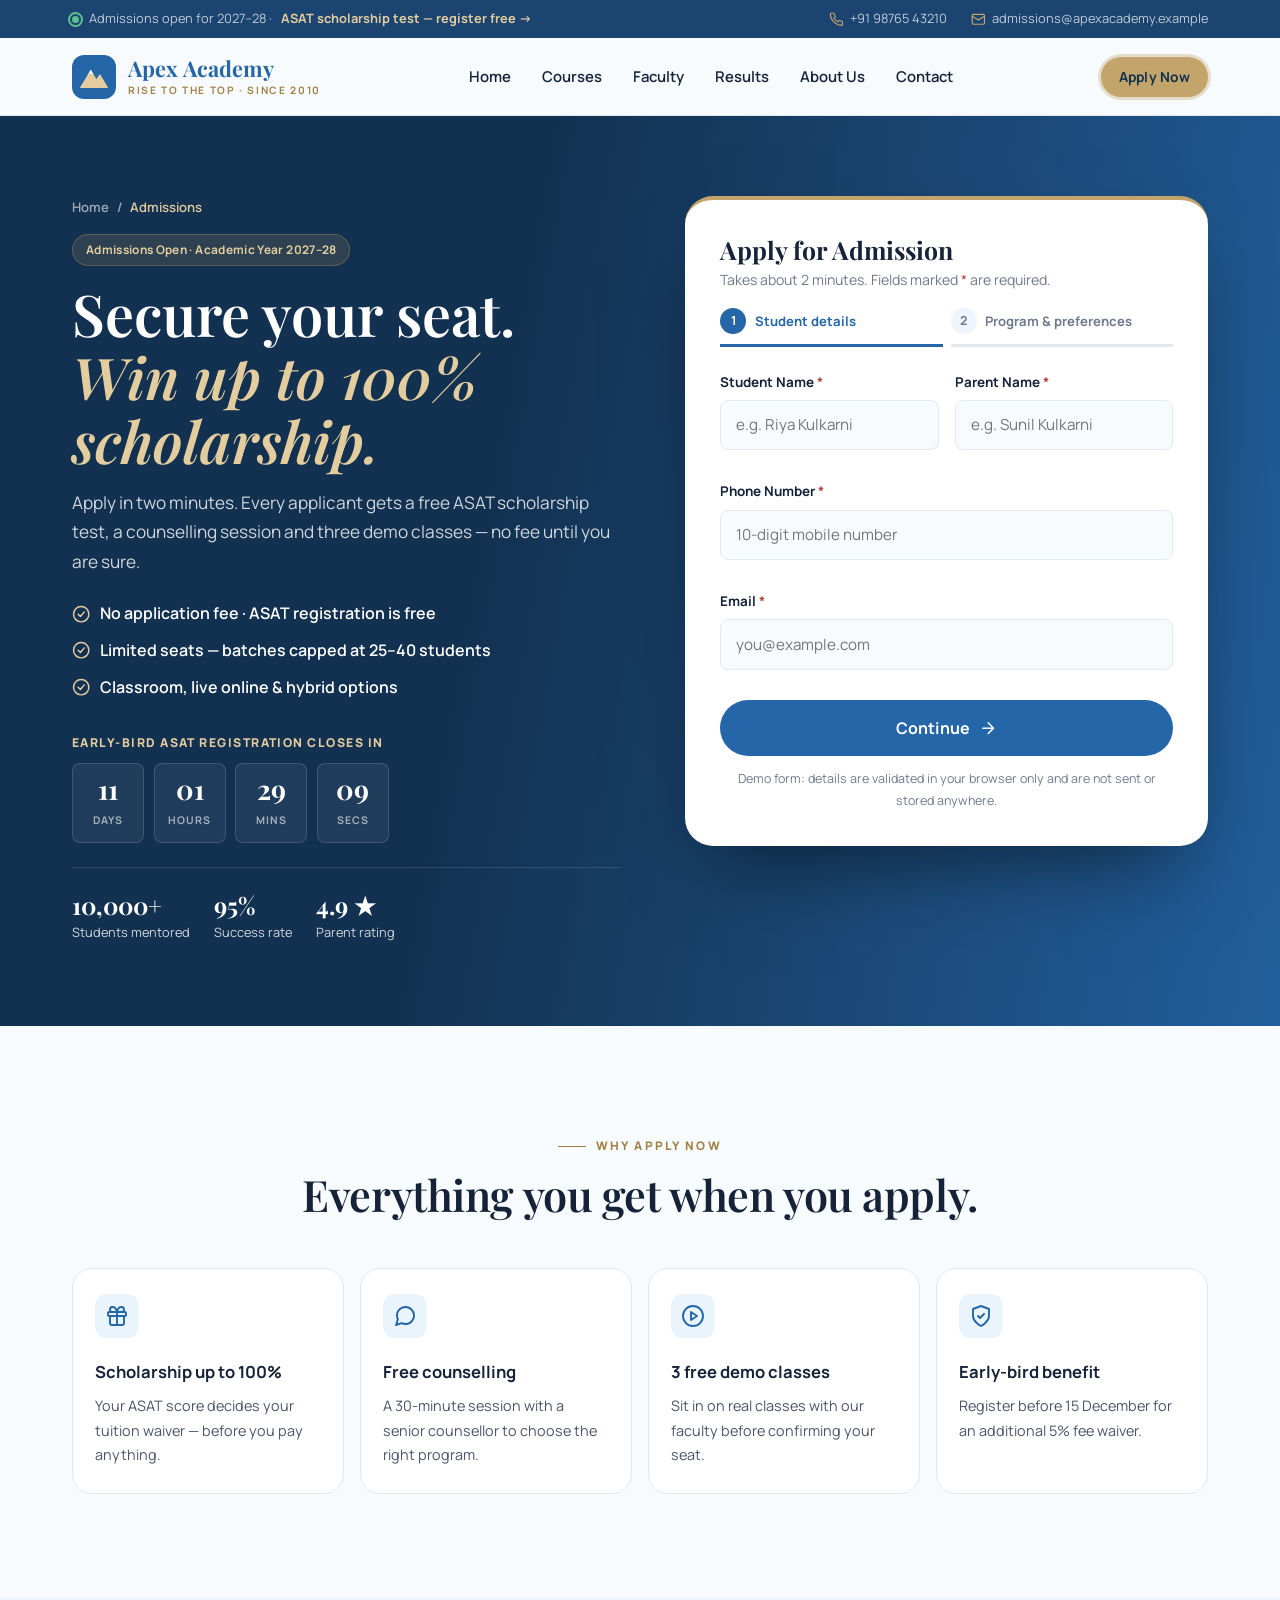
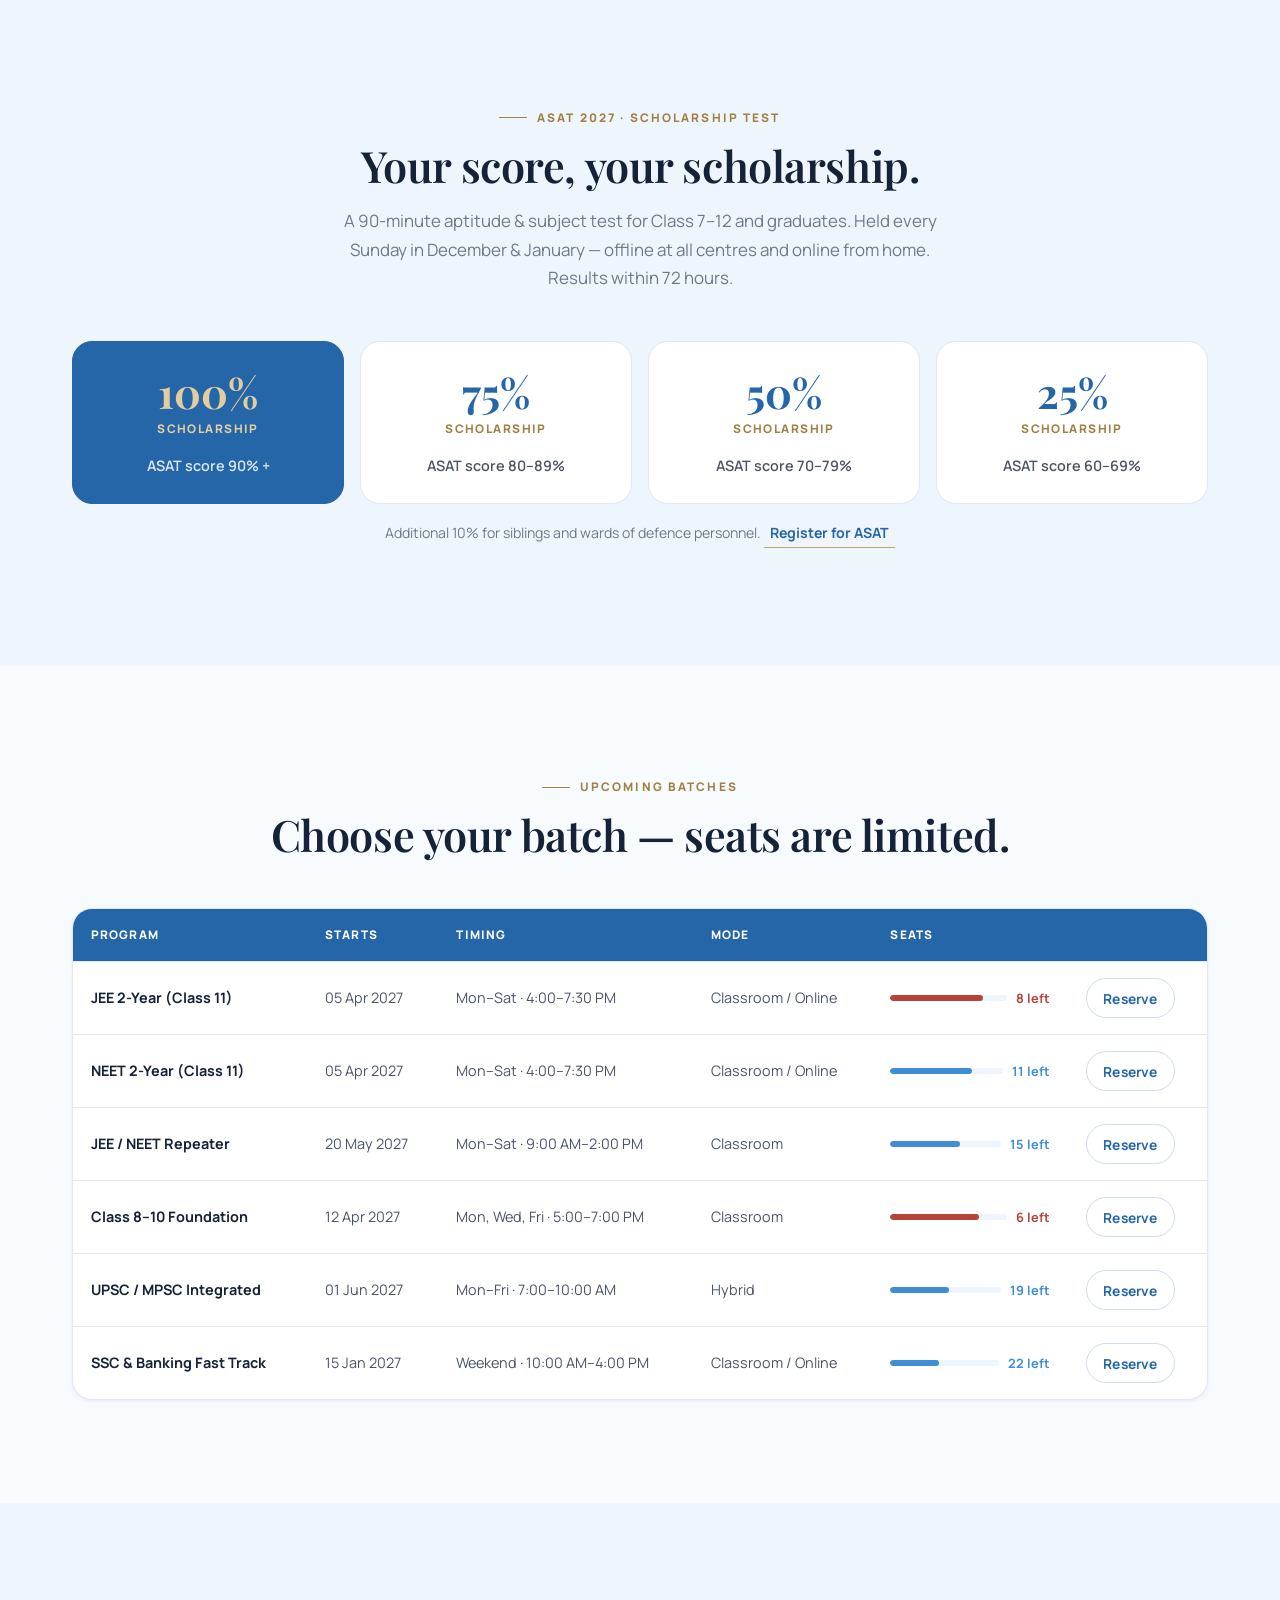
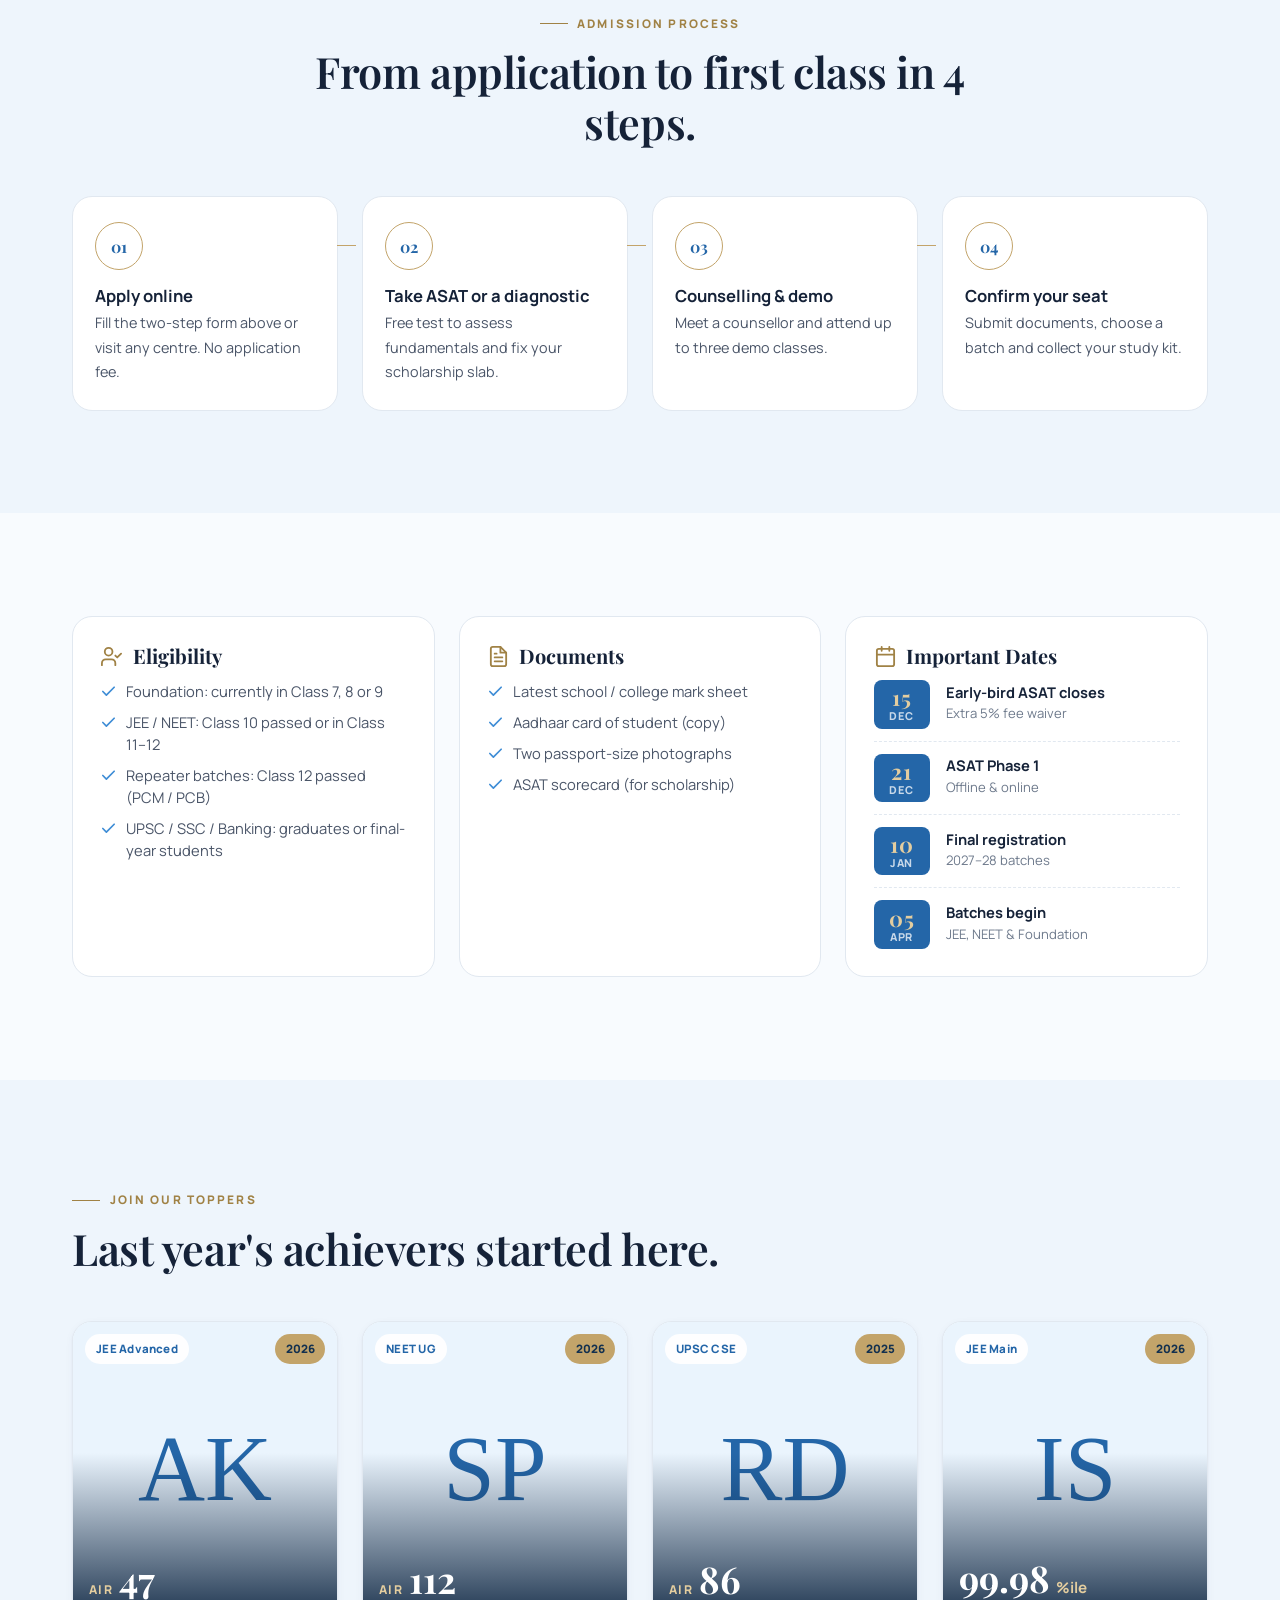
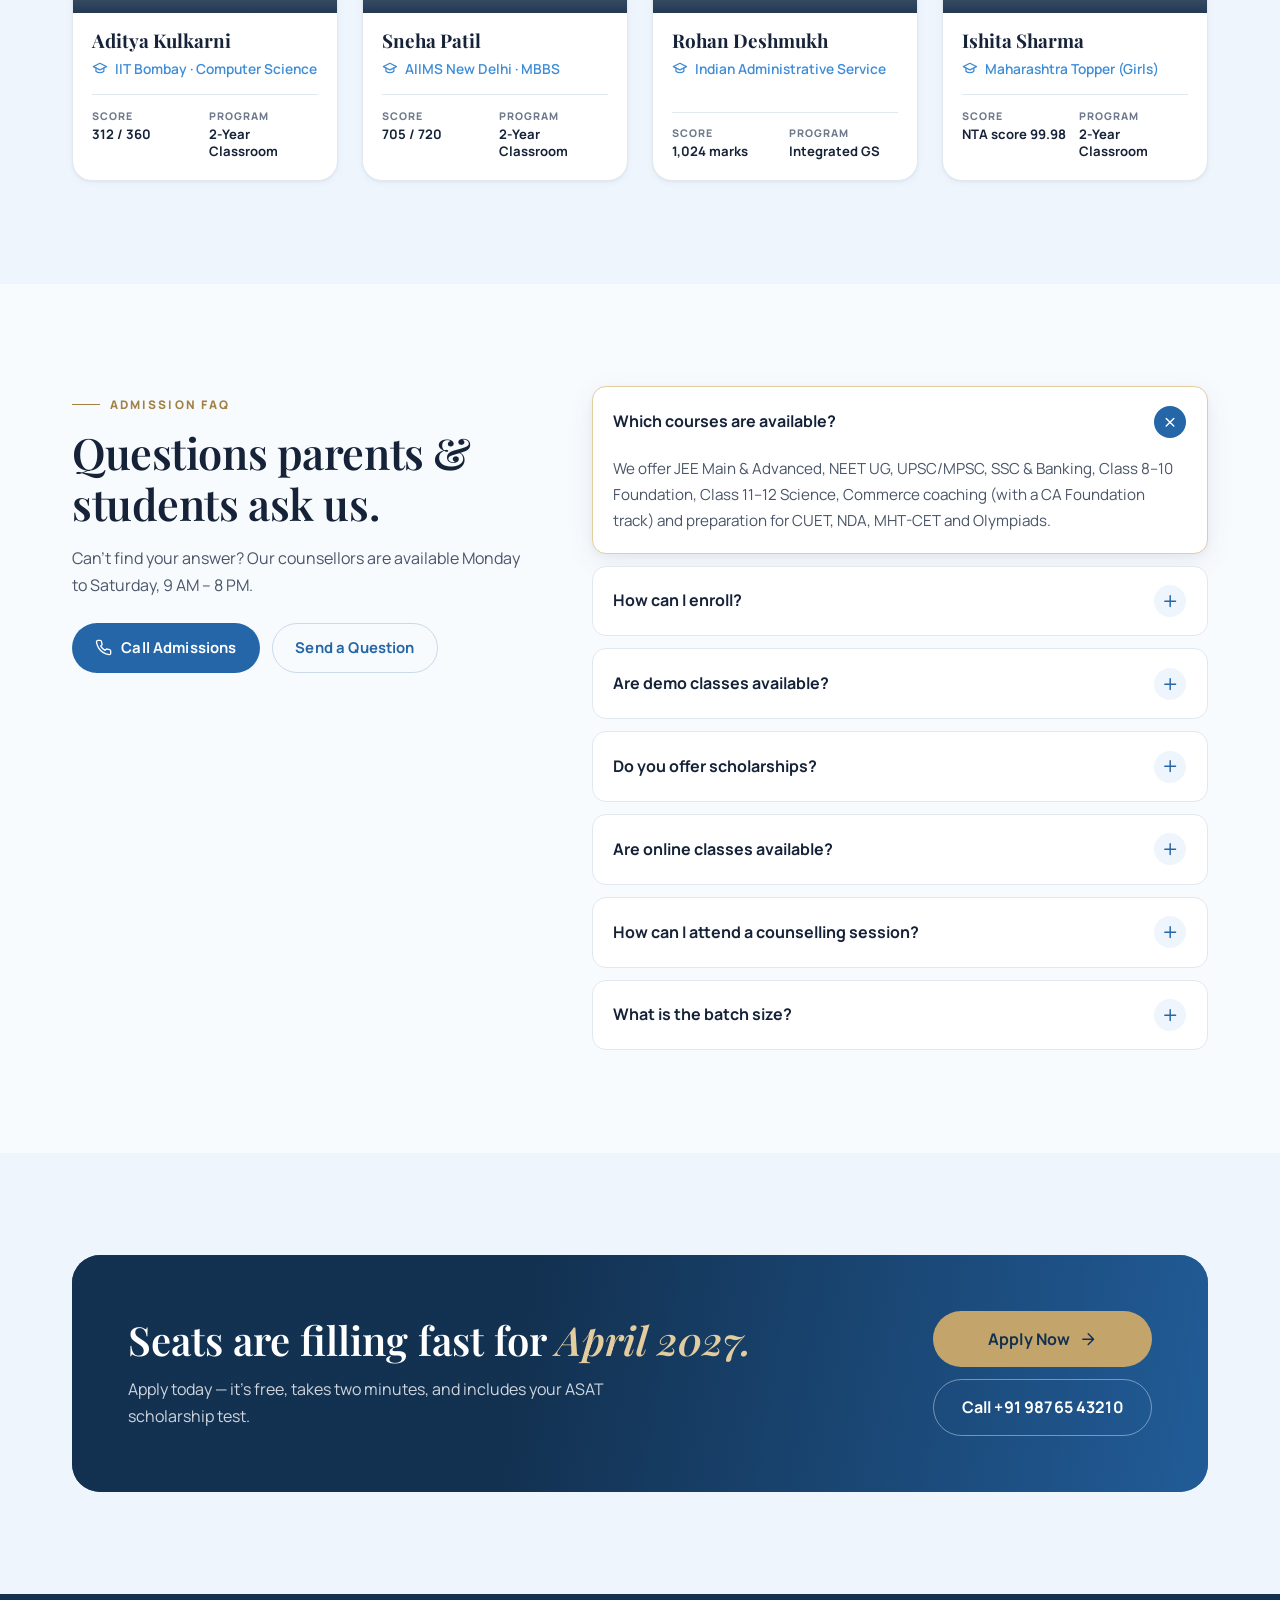
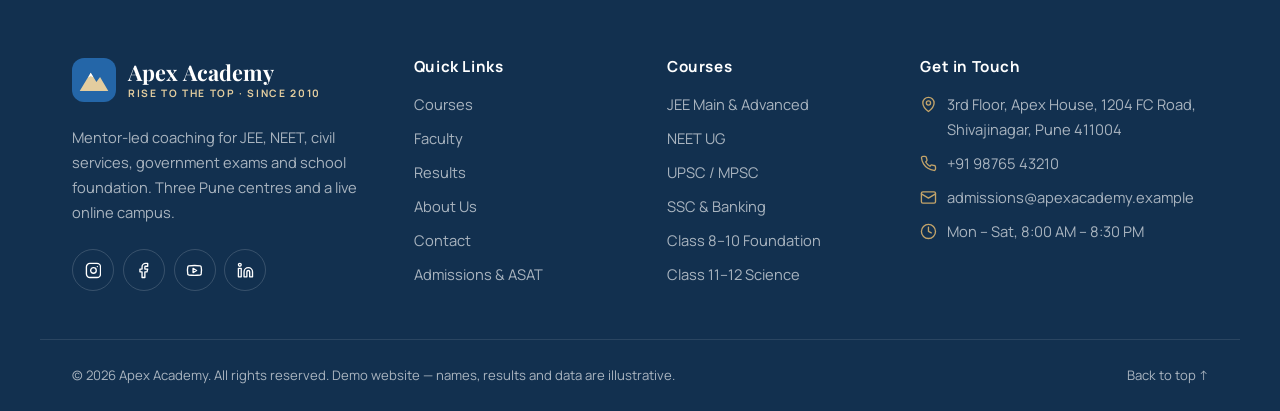
<file: admissions.html>
<!DOCTYPE html>
<html lang="en">
<head>
  <meta charset="UTF-8">
  <meta name="viewport" content="width=device-width, initial-scale=1.0">
  <title>Admissions 2027–28 &amp; ASAT Scholarship Test | Apex Academy, Pune</title>
  <meta name="description" content="Apply to Apex Academy for 2027–28. Register free for ASAT and win up to 100% scholarship. JEE, NEET, UPSC, Foundation & more.">
  <!-- Canonical URL & link-sharing previews (WhatsApp, Facebook, LinkedIn, X) -->
  <link rel="canonical" href="https://coachingclassdemo.pages.dev/admissions">
  <meta property="og:type" content="website">
  <meta property="og:site_name" content="Apex Academy">
  <meta property="og:locale" content="en_IN">
  <meta property="og:title" content="Admissions 2027–28 &amp; ASAT Scholarship Test | Apex Academy, Pune">
  <meta property="og:description" content="Apply to Apex Academy for 2027–28. Register free for ASAT and win up to 100% scholarship. JEE, NEET, UPSC, Foundation & more.">
  <meta property="og:url" content="https://coachingclassdemo.pages.dev/admissions">
  <meta property="og:image" content="https://images.unsplash.com/photo-1698993082050-19ca94c62fb8?auto=format&amp;fm=jpg&amp;fit=crop&amp;w=1200&amp;h=630&amp;q=80">
  <meta property="og:image:width" content="1200">
  <meta property="og:image:height" content="630">
  <meta property="og:image:alt" content="Students at Apex Academy, Pune">
  <meta name="twitter:card" content="summary_large_image">
  <meta name="twitter:title" content="Admissions 2027–28 &amp; ASAT Scholarship Test | Apex Academy, Pune">
  <meta name="twitter:description" content="Apply to Apex Academy for 2027–28. Register free for ASAT and win up to 100% scholarship. JEE, NEET, UPSC, Foundation & more.">
  <meta name="twitter:image" content="https://images.unsplash.com/photo-1698993082050-19ca94c62fb8?auto=format&amp;fm=jpg&amp;fit=crop&amp;w=1200&amp;h=630&amp;q=80">
  <meta name="theme-color" content="#2466A8">
  <link rel="icon" href="data:image/svg+xml,%3Csvg xmlns='http://www.w3.org/2000/svg' viewBox='0 0 40 40'%3E%3Crect width='40' height='40' rx='10' fill='%232466A8'/%3E%3Cpath d='M7 30 17 13.5l5.2 8.3 3.3-4.6L33 30Z' fill='%23E3CD9F'/%3E%3C/svg%3E">
  <link rel="preconnect" href="https://fonts.googleapis.com">
  <link rel="preconnect" href="https://fonts.gstatic.com" crossorigin>
  <link href="https://fonts.googleapis.com/css2?family=Manrope:wght@400;500;600;700;800&family=Playfair+Display:ital,wght@0,500;0,600;0,700;1,500;1,600&display=swap" rel="stylesheet">
  <link rel="stylesheet" href="style.css">
</head>
<body data-page="admissions" id="top">
  <div id="site-header"></div>

  <main id="main">
    <!-- ========== HERO + APPLICATION FORM (above the fold) ========== -->
    <section class="admit-hero">
      <div class="container admit-hero__grid">
        <div>
          <nav class="crumbs" aria-label="Breadcrumb"><a href="index.html">Home</a> / <span aria-current="page">Admissions</span></nav>
          <span class="pill pill--brass reveal">Admissions Open · Academic Year 2027–28</span>
          <h1 class="reveal" data-delay="1">Secure your seat. <em>Win up to 100% scholarship.</em></h1>
          <p class="admit-hero__lead reveal" data-delay="2">Apply in two minutes. Every applicant gets a free ASAT scholarship test, a counselling session and three demo classes — no fee until you are sure.</p>
          <ul class="admit-hero__points reveal" data-delay="2">
            <li><svg class="icon"><use href="#i-check-circle"/></svg> No application fee · ASAT registration is free</li>
            <li><svg class="icon"><use href="#i-check-circle"/></svg> Limited seats — batches capped at 25–40 students</li>
            <li><svg class="icon"><use href="#i-check-circle"/></svg> Classroom, live online &amp; hybrid options</li>
          </ul>
          <div class="countdown reveal" data-delay="3" data-countdown aria-live="off">
            <p class="countdown__label">Early-bird ASAT registration closes in</p>
            <div class="countdown__boxes">
              <div><strong data-cd="days">00</strong><span>Days</span></div>
              <div><strong data-cd="hours">00</strong><span>Hours</span></div>
              <div><strong data-cd="mins">00</strong><span>Mins</span></div>
              <div><strong data-cd="secs">00</strong><span>Secs</span></div>
            </div>
          </div>
          <div class="trust-row reveal" data-delay="4">
            <div><strong>10,000+</strong><span>Students mentored</span></div>
            <div><strong>95%</strong><span>Success rate</span></div>
            <div><strong>4.9 ★</strong><span>Parent rating</span></div>
          </div>
        </div>

        <!-- Two-step application form (frontend demo) -->
        <div class="apply-card reveal" data-delay="2" id="apply" data-form-anchor>
          <h2>Apply for Admission</h2>
          <p class="apply-card__sub">Takes about 2 minutes. Fields marked <span class="req">*</span> are required.</p>
          <ol class="stepper" aria-label="Application progress">
            <li class="is-active">Student details</li>
            <li>Program &amp; preferences</li>
          </ol>
          <form id="applyForm" data-success="applySuccess" novalidate>
            <fieldset class="form-step">
              <legend class="sr-only">Student details</legend>
              <div class="form-row">
                <div class="field">
                  <label for="aStudent">Student Name <span class="req">*</span></label>
                  <input type="text" id="aStudent" autocomplete="name" placeholder="e.g. Riya Kulkarni" data-rule="name" data-label="the student's name">
                  <small class="field__error"></small>
                </div>
                <div class="field">
                  <label for="aParent">Parent Name <span class="req">*</span></label>
                  <input type="text" id="aParent" placeholder="e.g. Sunil Kulkarni" data-rule="name" data-label="a parent's name">
                  <small class="field__error"></small>
                </div>
              </div>
              <div class="field">
                <label for="aPhone">Phone Number <span class="req">*</span></label>
                <input type="tel" id="aPhone" autocomplete="tel" inputmode="numeric" maxlength="14" placeholder="10-digit mobile number" data-rule="phone">
                <small class="field__error"></small>
              </div>
              <div class="field">
                <label for="aEmail">Email <span class="req">*</span></label>
                <input type="email" id="aEmail" autocomplete="email" placeholder="you@example.com" data-rule="email">
                <small class="field__error"></small>
              </div>
              <button type="button" class="btn btn--primary btn--lg btn--block" data-next>Continue <svg class="icon"><use href="#i-arrow-right"/></svg></button>
            </fieldset>

            <fieldset class="form-step" hidden>
              <legend class="sr-only">Program and preferences</legend>
              <div class="field">
                <label for="aCourse">Program <span class="req">*</span></label>
                <select id="aCourse" data-courses data-rule="required" data-label="a program"><option value="">Select a program</option></select>
                <small class="field__error"></small>
              </div>
              <div class="form-row">
                <div class="field">
                  <label for="aClass">Current Class <span class="req">*</span></label>
                  <select id="aClass" data-rule="required" data-label="the current class">
                    <option value="">Select class</option>
                    <option>Class 7</option><option>Class 8</option><option>Class 9</option><option>Class 10</option>
                    <option>Class 11</option><option>Class 12</option><option>12th Passed / Repeater</option>
                    <option>Graduate</option><option>Working Professional</option>
                  </select>
                  <small class="field__error"></small>
                </div>
                <div class="field">
                  <label for="aCentre">Preferred Centre <span class="req">*</span></label>
                  <select id="aCentre" data-rule="required" data-label="a centre">
                    <option value="">Select centre</option>
                    <option>Shivajinagar (FC Road)</option><option>Kothrud</option><option>Baner</option><option>Live Online Classroom</option>
                  </select>
                  <small class="field__error"></small>
                </div>
              </div>
              <label class="checkbox"><input type="checkbox" id="aAsat" checked> Also register me for the free ASAT 2027 scholarship test</label>
              <div class="form-step__nav">
                <button type="button" class="btn btn--ghost btn--lg" data-prev><svg class="icon"><use href="#i-chevron-left"/></svg> Back</button>
                <button type="submit" class="btn btn--accent btn--lg"><span class="btn__label">Submit Application</span> <svg class="icon"><use href="#i-arrow-right"/></svg></button>
              </div>
            </fieldset>
            <p class="form-note">Demo form: details are validated in your browser only and are not sent or stored anywhere.</p>
          </form>

          <div class="form-success" id="applySuccess" hidden tabindex="-1">
            <span class="form-success__icon"><svg class="icon"><use href="#i-check"/></svg></span>
            <h3>Thank you, <span data-success-name>student</span>!</h3>
            <p>Your application for <strong data-success-course>the program</strong> passed all checks.</p>
            <p class="form-note">This is a front-end demo — no data was sent or saved. On the live site this would connect to the institute's admissions system.</p>
            <button type="button" class="btn btn--ghost" data-reset>Start a new application</button>
          </div>
        </div>
      </div>
    </section>

    <!-- ========== BENEFITS ========== -->
    <section class="section">
      <div class="container">
        <div class="section-head">
          <p class="kicker reveal">Why Apply Now</p>
          <h2 class="section-title reveal">Everything you get when you apply.</h2>
        </div>
        <div class="benefit-grid">
          <div class="benefit reveal" data-delay="1"><svg class="icon"><use href="#i-gift"/></svg><h3>Scholarship up to 100%</h3><p>Your ASAT score decides your tuition waiver — before you pay anything.</p></div>
          <div class="benefit reveal" data-delay="2"><svg class="icon"><use href="#i-message"/></svg><h3>Free counselling</h3><p>A 30-minute session with a senior counsellor to choose the right program.</p></div>
          <div class="benefit reveal" data-delay="3"><svg class="icon"><use href="#i-play"/></svg><h3>3 free demo classes</h3><p>Sit in on real classes with our faculty before confirming your seat.</p></div>
          <div class="benefit reveal" data-delay="4"><svg class="icon"><use href="#i-shield"/></svg><h3>Early-bird benefit</h3><p>Register before 15 December for an additional 5% fee waiver.</p></div>
        </div>
      </div>
    </section>

    <!-- ========== SCHOLARSHIP TEST ========== -->
    <section class="section section--tint" id="asat">
      <div class="container">
        <div class="section-head">
          <p class="kicker reveal">ASAT 2027 · Scholarship Test</p>
          <h2 class="section-title reveal">Your score, your scholarship.</h2>
          <p class="section-sub reveal">A 90-minute aptitude &amp; subject test for Class 7–12 and graduates. Held every Sunday in December &amp; January — offline at all centres and online from home. Results within 72 hours.</p>
        </div>
        <div class="slabs">
          <div class="slab slab--top reveal" data-delay="1"><strong>100%</strong><small>Scholarship</small><span>ASAT score 90% +</span></div>
          <div class="slab reveal" data-delay="2"><strong>75%</strong><small>Scholarship</small><span>ASAT score 80–89%</span></div>
          <div class="slab reveal" data-delay="3"><strong>50%</strong><small>Scholarship</small><span>ASAT score 70–79%</span></div>
          <div class="slab reveal" data-delay="4"><strong>25%</strong><small>Scholarship</small><span>ASAT score 60–69%</span></div>
        </div>
        <p class="slabs-note reveal">Additional 10% for siblings and wards of defence personnel. <button type="button" class="link-arrow link-arrow--btn" data-enquire="Scholarship Test (ASAT 2027)" data-target="apply">Register for ASAT</button></p>
      </div>
    </section>

    <!-- ========== UPCOMING BATCHES ========== -->
    <section class="section">
      <div class="container">
        <div class="section-head">
          <p class="kicker reveal">Upcoming Batches</p>
          <h2 class="section-title reveal">Choose your batch — seats are limited.</h2>
        </div>
        <div class="table-wrap reveal">
          <table class="batch-table">
            <thead><tr><th scope="col">Program</th><th scope="col">Starts</th><th scope="col">Timing</th><th scope="col">Mode</th><th scope="col">Seats</th><th scope="col"><span class="sr-only">Action</span></th></tr></thead>
            <tbody id="batchTable"></tbody>
          </table>
        </div>
      </div>
    </section>

    <!-- ========== PROCESS ========== -->
    <section class="section section--tint">
      <div class="container">
        <div class="section-head">
          <p class="kicker reveal">Admission Process</p>
          <h2 class="section-title reveal">From application to first class in 4 steps.</h2>
        </div>
        <ol class="steps">
          <li class="reveal" data-delay="1"><span>01</span><h4>Apply online</h4><p>Fill the two-step form above or visit any centre. No application fee.</p></li>
          <li class="reveal" data-delay="2"><span>02</span><h4>Take ASAT or a diagnostic</h4><p>Free test to assess fundamentals and fix your scholarship slab.</p></li>
          <li class="reveal" data-delay="3"><span>03</span><h4>Counselling &amp; demo</h4><p>Meet a counsellor and attend up to three demo classes.</p></li>
          <li class="reveal" data-delay="4"><span>04</span><h4>Confirm your seat</h4><p>Submit documents, choose a batch and collect your study kit.</p></li>
        </ol>
      </div>
    </section>

    <!-- ========== ELIGIBILITY · DOCUMENTS · DATES ========== -->
    <section class="section">
      <div class="container info-cols">
        <div class="info-box reveal" data-delay="1">
          <h3><svg class="icon"><use href="#i-user-check"/></svg> Eligibility</h3>
          <ul class="tick-list">
            <li><svg class="icon"><use href="#i-check"/></svg>Foundation: currently in Class 7, 8 or 9</li>
            <li><svg class="icon"><use href="#i-check"/></svg>JEE / NEET: Class 10 passed or in Class 11–12</li>
            <li><svg class="icon"><use href="#i-check"/></svg>Repeater batches: Class 12 passed (PCM / PCB)</li>
            <li><svg class="icon"><use href="#i-check"/></svg>UPSC / SSC / Banking: graduates or final-year students</li>
          </ul>
        </div>
        <div class="info-box reveal" data-delay="2">
          <h3><svg class="icon"><use href="#i-file"/></svg> Documents</h3>
          <ul class="tick-list">
            <li><svg class="icon"><use href="#i-check"/></svg>Latest school / college mark sheet</li>
            <li><svg class="icon"><use href="#i-check"/></svg>Aadhaar card of student (copy)</li>
            <li><svg class="icon"><use href="#i-check"/></svg>Two passport-size photographs</li>
            <li><svg class="icon"><use href="#i-check"/></svg>ASAT scorecard (for scholarship)</li>
          </ul>
        </div>
        <div class="info-box reveal" data-delay="3">
          <h3><svg class="icon"><use href="#i-calendar"/></svg> Important Dates</h3>
          <ul class="deadline-list">
            <li><span class="deadline-list__date"><b>15</b>Dec</span><div><h4>Early-bird ASAT closes</h4><p>Extra 5% fee waiver</p></div></li>
            <li><span class="deadline-list__date"><b>21</b>Dec</span><div><h4>ASAT Phase 1</h4><p>Offline &amp; online</p></div></li>
            <li><span class="deadline-list__date"><b>10</b>Jan</span><div><h4>Final registration</h4><p>2027–28 batches</p></div></li>
            <li><span class="deadline-list__date"><b>05</b>Apr</span><div><h4>Batches begin</h4><p>JEE, NEET &amp; Foundation</p></div></li>
          </ul>
        </div>
      </div>
    </section>

    <!-- ========== SOCIAL PROOF ========== -->
    <section class="section section--tint">
      <div class="container">
        <div class="section-head section-head--split">
          <div><p class="kicker reveal">Join Our Toppers</p><h2 class="section-title reveal">Last year's achievers started here.</h2></div>
          <a href="results.html" class="link-arrow reveal">View all results <svg class="icon"><use href="#i-arrow-right"/></svg></a>
        </div>
        <div class="results-grid" id="resultsGrid" data-limit="4"></div>
      </div>
    </section>

    <!-- ========== FAQ ========== -->
    <section class="section" id="faq">
      <div class="container faq__grid">
        <div>
          <p class="kicker reveal">Admission FAQ</p>
          <h2 class="section-title reveal">Questions parents &amp; students ask us.</h2>
          <p class="reveal">Can't find your answer? Our counsellors are available Monday to Saturday, 9 AM – 8 PM.</p>
          <div class="faq__contact reveal">
            <a href="tel:+919876543210" class="btn btn--primary"><svg class="icon"><use href="#i-phone"/></svg> Call Admissions</a>
            <a href="contact.html#enquiry" class="btn btn--ghost">Send a Question</a>
          </div>
        </div>
        <div class="accordion" id="faqAccordion"></div>
      </div>
    </section>

    <section class="section section--tint">
      <div class="container">
        <div class="cta-banner reveal">
          <div>
            <h2>Seats are filling fast for <em>April 2027.</em></h2>
            <p>Apply today — it's free, takes two minutes, and includes your ASAT scholarship test.</p>
          </div>
          <div class="cta-banner__actions">
            <a href="#apply" class="btn btn--accent btn--lg">Apply Now <svg class="icon"><use href="#i-arrow-right"/></svg></a>
            <a href="tel:+919876543210" class="btn btn--outline-light btn--lg">Call +91 98765 43210</a>
          </div>
        </div>
      </div>
    </section>
  </main>

  <!-- Sticky apply bar (mobile & tablet) -->
  <div class="mobile-cta">
    <a href="tel:+919876543210" class="btn btn--ghost"><svg class="icon"><use href="#i-phone"/></svg> Call</a>
    <a href="#apply" class="btn btn--accent">Apply Now</a>
  </div>

  <div id="site-footer"></div>
  <script src="script.js"></script>
</body>
</html>
</file>
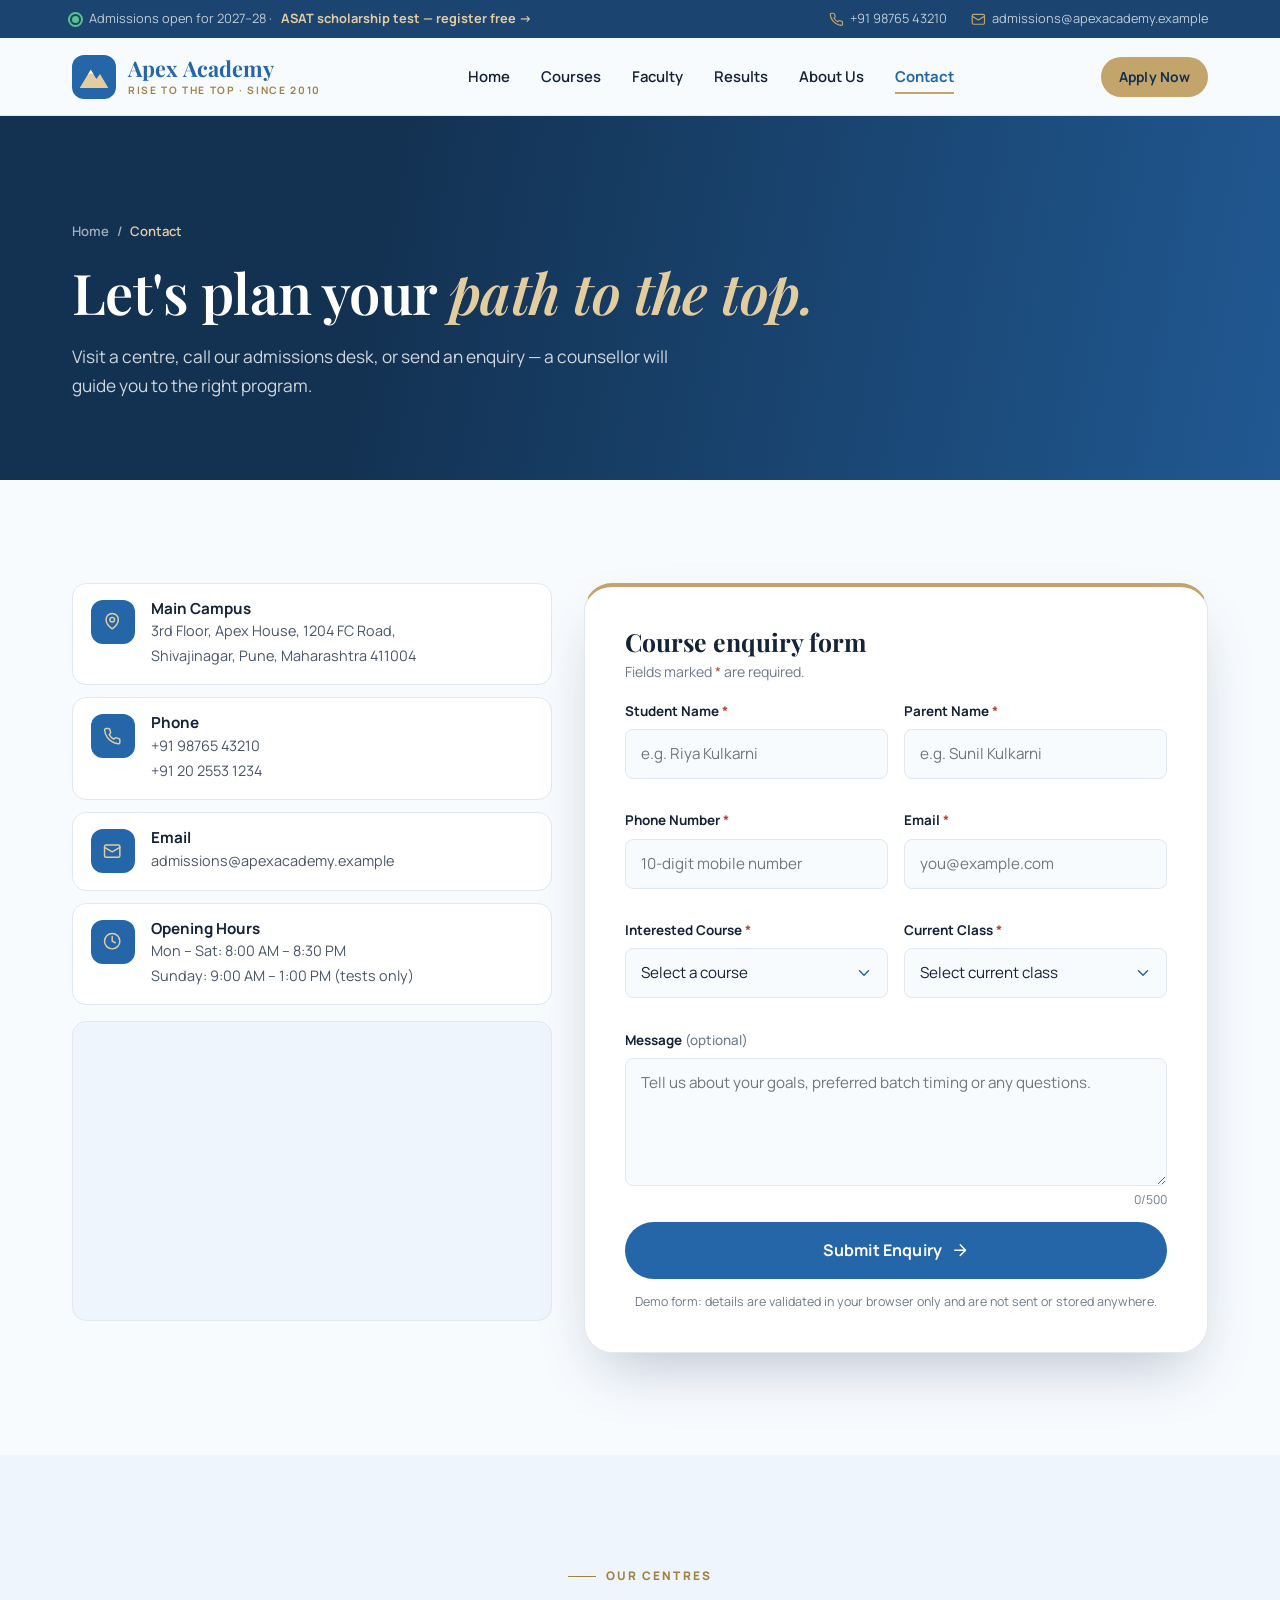
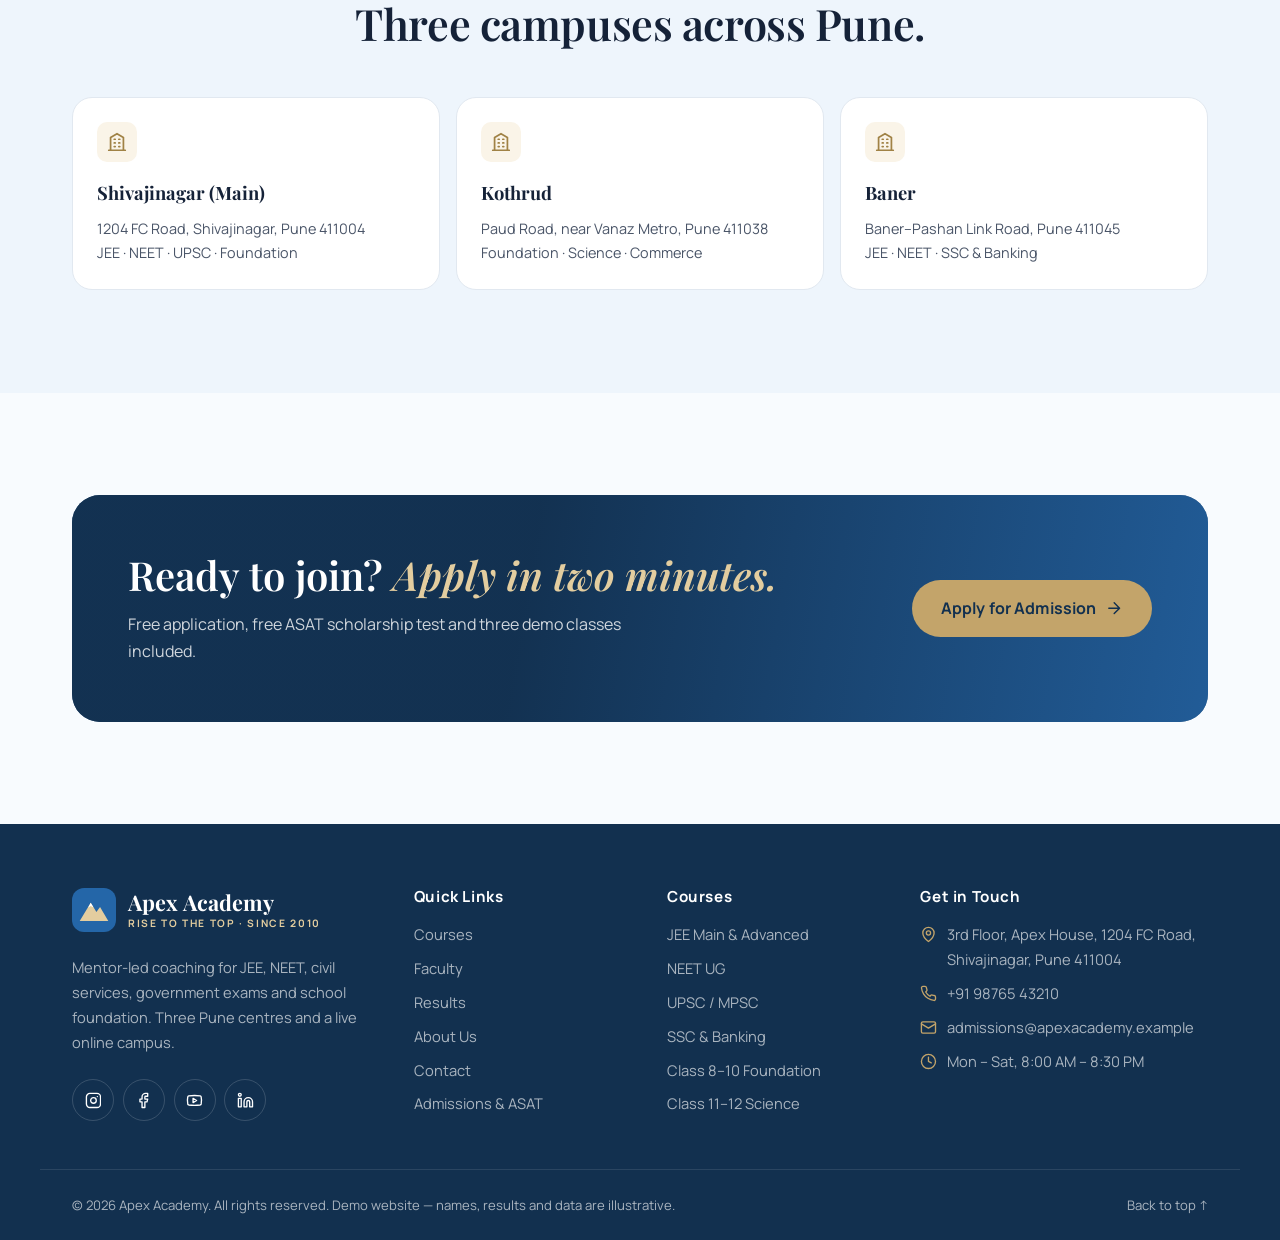
<file: contact.html>
<!DOCTYPE html>
<html lang="en">
<head>
  <meta charset="UTF-8">
  <meta name="viewport" content="width=device-width, initial-scale=1.0">
  <title>Contact &amp; Enquiry | Apex Academy, Pune</title>
  <meta name="description" content="Visit, call or send an enquiry to Apex Academy's admissions team in Pune.">
  <!-- Canonical URL & link-sharing previews (WhatsApp, Facebook, LinkedIn, X) -->
  <link rel="canonical" href="https://coachingclassdemo.pages.dev/contact">
  <meta property="og:type" content="website">
  <meta property="og:site_name" content="Apex Academy">
  <meta property="og:locale" content="en_IN">
  <meta property="og:title" content="Contact &amp; Enquiry | Apex Academy, Pune">
  <meta property="og:description" content="Visit, call or send an enquiry to Apex Academy's admissions team in Pune.">
  <meta property="og:url" content="https://coachingclassdemo.pages.dev/contact">
  <meta property="og:image" content="https://images.unsplash.com/photo-1481627834876-b7833e8f5570?auto=format&amp;fm=jpg&amp;fit=crop&amp;w=1200&amp;h=630&amp;q=80">
  <meta property="og:image:width" content="1200">
  <meta property="og:image:height" content="630">
  <meta property="og:image:alt" content="Students at Apex Academy, Pune">
  <meta name="twitter:card" content="summary_large_image">
  <meta name="twitter:title" content="Contact &amp; Enquiry | Apex Academy, Pune">
  <meta name="twitter:description" content="Visit, call or send an enquiry to Apex Academy's admissions team in Pune.">
  <meta name="twitter:image" content="https://images.unsplash.com/photo-1481627834876-b7833e8f5570?auto=format&amp;fm=jpg&amp;fit=crop&amp;w=1200&amp;h=630&amp;q=80">
  <meta name="theme-color" content="#2466A8">
  <link rel="icon" href="data:image/svg+xml,%3Csvg xmlns='http://www.w3.org/2000/svg' viewBox='0 0 40 40'%3E%3Crect width='40' height='40' rx='10' fill='%232466A8'/%3E%3Cpath d='M7 30 17 13.5l5.2 8.3 3.3-4.6L33 30Z' fill='%23E3CD9F'/%3E%3C/svg%3E">
  <link rel="preconnect" href="https://fonts.googleapis.com">
  <link rel="preconnect" href="https://fonts.gstatic.com" crossorigin>
  <link href="https://fonts.googleapis.com/css2?family=Manrope:wght@400;500;600;700;800&family=Playfair+Display:ital,wght@0,500;0,600;0,700;1,500;1,600&display=swap" rel="stylesheet">
  <link rel="stylesheet" href="style.css">
</head>
<body data-page="contact" id="top">
  <div id="site-header"></div>

  <main id="main">
    <section class="page-hero" style="--bg-img:url('https://images.unsplash.com/photo-1481627834876-b7833e8f5570?auto=format&fit=crop&w=1800&q=70')">
      <div class="container">
        <nav class="crumbs" aria-label="Breadcrumb"><a href="index.html">Home</a> / <span aria-current="page">Contact</span></nav>
        <h1 class="reveal">Let's plan your <em>path to the top.</em></h1>
        <p class="reveal" data-delay="1">Visit a centre, call our admissions desk, or send an enquiry — a counsellor will guide you to the right program.</p>
      </div>
    </section>

    <section class="section">
      <div class="container contact__grid">
        <aside class="reveal">
          <ul class="info-list">
            <li><span class="info-list__icon"><svg class="icon"><use href="#i-pin"/></svg></span><div><h4>Main Campus</h4><p>3rd Floor, Apex House, 1204 FC Road,<br>Shivajinagar, Pune, Maharashtra 411004</p></div></li>
            <li><span class="info-list__icon"><svg class="icon"><use href="#i-phone"/></svg></span><div><h4>Phone</h4><p><a href="tel:+919876543210">+91 98765 43210</a><br><a href="tel:+912025531234">+91 20 2553 1234</a></p></div></li>
            <li><span class="info-list__icon"><svg class="icon"><use href="#i-mail"/></svg></span><div><h4>Email</h4><p><a href="mailto:admissions@apexacademy.example">admissions@apexacademy.example</a></p></div></li>
            <li><span class="info-list__icon"><svg class="icon"><use href="#i-clock"/></svg></span><div><h4>Opening Hours</h4><p>Mon – Sat: 8:00 AM – 8:30 PM<br>Sunday: 9:00 AM – 1:00 PM (tests only)</p></div></li>
          </ul>
          <!-- Google Maps embed placeholder: replace q= with the real address -->
          <div class="map">
            <iframe title="Apex Academy location on Google Maps" loading="lazy" referrerpolicy="no-referrer-when-downgrade" src="https://www.google.com/maps?q=FC+Road,+Shivajinagar,+Pune&output=embed"></iframe>
          </div>
        </aside>

        <div class="form-card reveal" data-delay="1" id="enquiry" data-form-anchor>
          <h2>Course enquiry form</h2>
          <p class="form-card__sub">Fields marked <span class="req">*</span> are required.</p>
          <form id="enquiryForm" data-success="enquirySuccess" novalidate>
            <div class="form-row">
              <div class="field">
                <label for="studentName">Student Name <span class="req">*</span></label>
                <input type="text" id="studentName" autocomplete="name" placeholder="e.g. Riya Kulkarni" data-rule="name" data-label="the student's name">
                <small class="field__error"></small>
              </div>
              <div class="field">
                <label for="parentName">Parent Name <span class="req">*</span></label>
                <input type="text" id="parentName" placeholder="e.g. Sunil Kulkarni" data-rule="name" data-label="a parent's name">
                <small class="field__error"></small>
              </div>
            </div>
            <div class="form-row">
              <div class="field">
                <label for="phone">Phone Number <span class="req">*</span></label>
                <input type="tel" id="phone" autocomplete="tel" inputmode="numeric" maxlength="14" placeholder="10-digit mobile number" data-rule="phone">
                <small class="field__error"></small>
              </div>
              <div class="field">
                <label for="email">Email <span class="req">*</span></label>
                <input type="email" id="email" autocomplete="email" placeholder="you@example.com" data-rule="email">
                <small class="field__error"></small>
              </div>
            </div>
            <div class="form-row">
              <div class="field">
                <label for="course">Interested Course <span class="req">*</span></label>
                <select id="course" data-courses data-rule="required" data-label="a course"><option value="">Select a course</option></select>
                <small class="field__error"></small>
              </div>
              <div class="field">
                <label for="currentClass">Current Class <span class="req">*</span></label>
                <select id="currentClass" data-rule="required" data-label="the current class">
                  <option value="">Select current class</option>
                  <option>Class 7</option><option>Class 8</option><option>Class 9</option><option>Class 10</option>
                  <option>Class 11</option><option>Class 12</option><option>12th Passed / Repeater</option>
                  <option>Graduate</option><option>Working Professional</option>
                </select>
                <small class="field__error"></small>
              </div>
            </div>
            <div class="field">
              <label for="message">Message <span class="opt">(optional)</span></label>
              <textarea id="message" rows="4" maxlength="500" placeholder="Tell us about your goals, preferred batch timing or any questions."></textarea>
              <small class="field__hint"><span data-counter="message">0</span>/500</small>
            </div>
            <button type="submit" class="btn btn--primary btn--lg btn--block"><span class="btn__label">Submit Enquiry</span> <svg class="icon"><use href="#i-arrow-right"/></svg></button>
            <p class="form-note">Demo form: details are validated in your browser only and are not sent or stored anywhere.</p>
          </form>

          <div class="form-success" id="enquirySuccess" hidden tabindex="-1">
            <span class="form-success__icon"><svg class="icon"><use href="#i-check"/></svg></span>
            <h3>Thank you, <span data-success-name>student</span>!</h3>
            <p>Your enquiry for <strong data-success-course>the course</strong> passed all checks.</p>
            <p class="form-note">This is a front-end demo — no data was sent or saved. On the live site this would connect to the institute's admissions system.</p>
            <button type="button" class="btn btn--ghost" data-reset>Submit another enquiry</button>
          </div>
        </div>
      </div>
    </section>

    <!-- Centres -->
    <section class="section section--tint">
      <div class="container">
        <div class="section-head">
          <p class="kicker reveal">Our Centres</p>
          <h2 class="section-title reveal">Three campuses across Pune.</h2>
        </div>
        <div class="centres">
          <div class="centre reveal" data-delay="1"><svg class="icon"><use href="#i-building"/></svg><h3>Shivajinagar (Main)</h3><p>1204 FC Road, Shivajinagar, Pune 411004<br>JEE · NEET · UPSC · Foundation</p></div>
          <div class="centre reveal" data-delay="2"><svg class="icon"><use href="#i-building"/></svg><h3>Kothrud</h3><p>Paud Road, near Vanaz Metro, Pune 411038<br>Foundation · Science · Commerce</p></div>
          <div class="centre reveal" data-delay="3"><svg class="icon"><use href="#i-building"/></svg><h3>Baner</h3><p>Baner–Pashan Link Road, Pune 411045<br>JEE · NEET · SSC &amp; Banking</p></div>
        </div>
      </div>
    </section>

    <section class="section">
      <div class="container">
        <div class="cta-banner reveal">
          <div>
            <h2>Ready to join? <em>Apply in two minutes.</em></h2>
            <p>Free application, free ASAT scholarship test and three demo classes included.</p>
          </div>
          <div class="cta-banner__actions">
            <a href="admissions.html#apply" class="btn btn--accent btn--lg">Apply for Admission <svg class="icon"><use href="#i-arrow-right"/></svg></a>
          </div>
        </div>
      </div>
    </section>
  </main>

  <div id="site-footer"></div>
  <script src="script.js"></script>
</body>
</html>
</file>
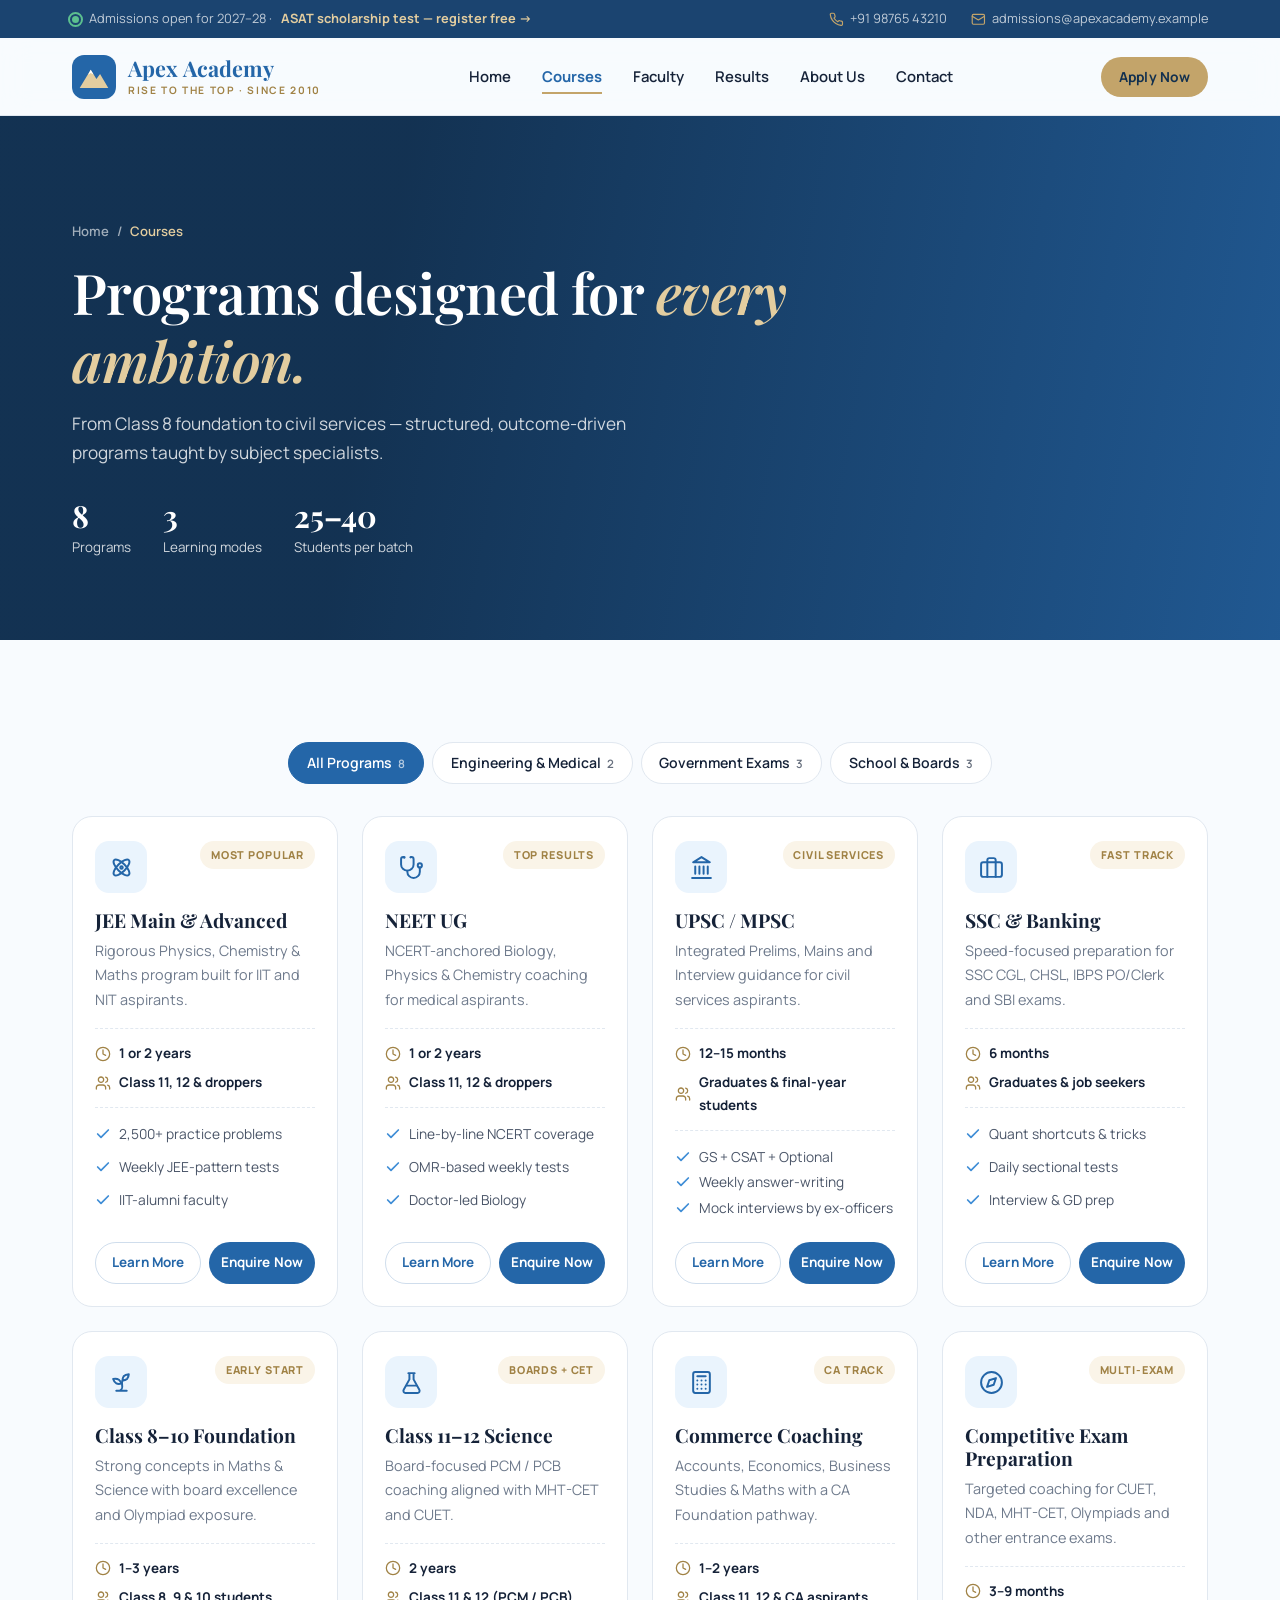
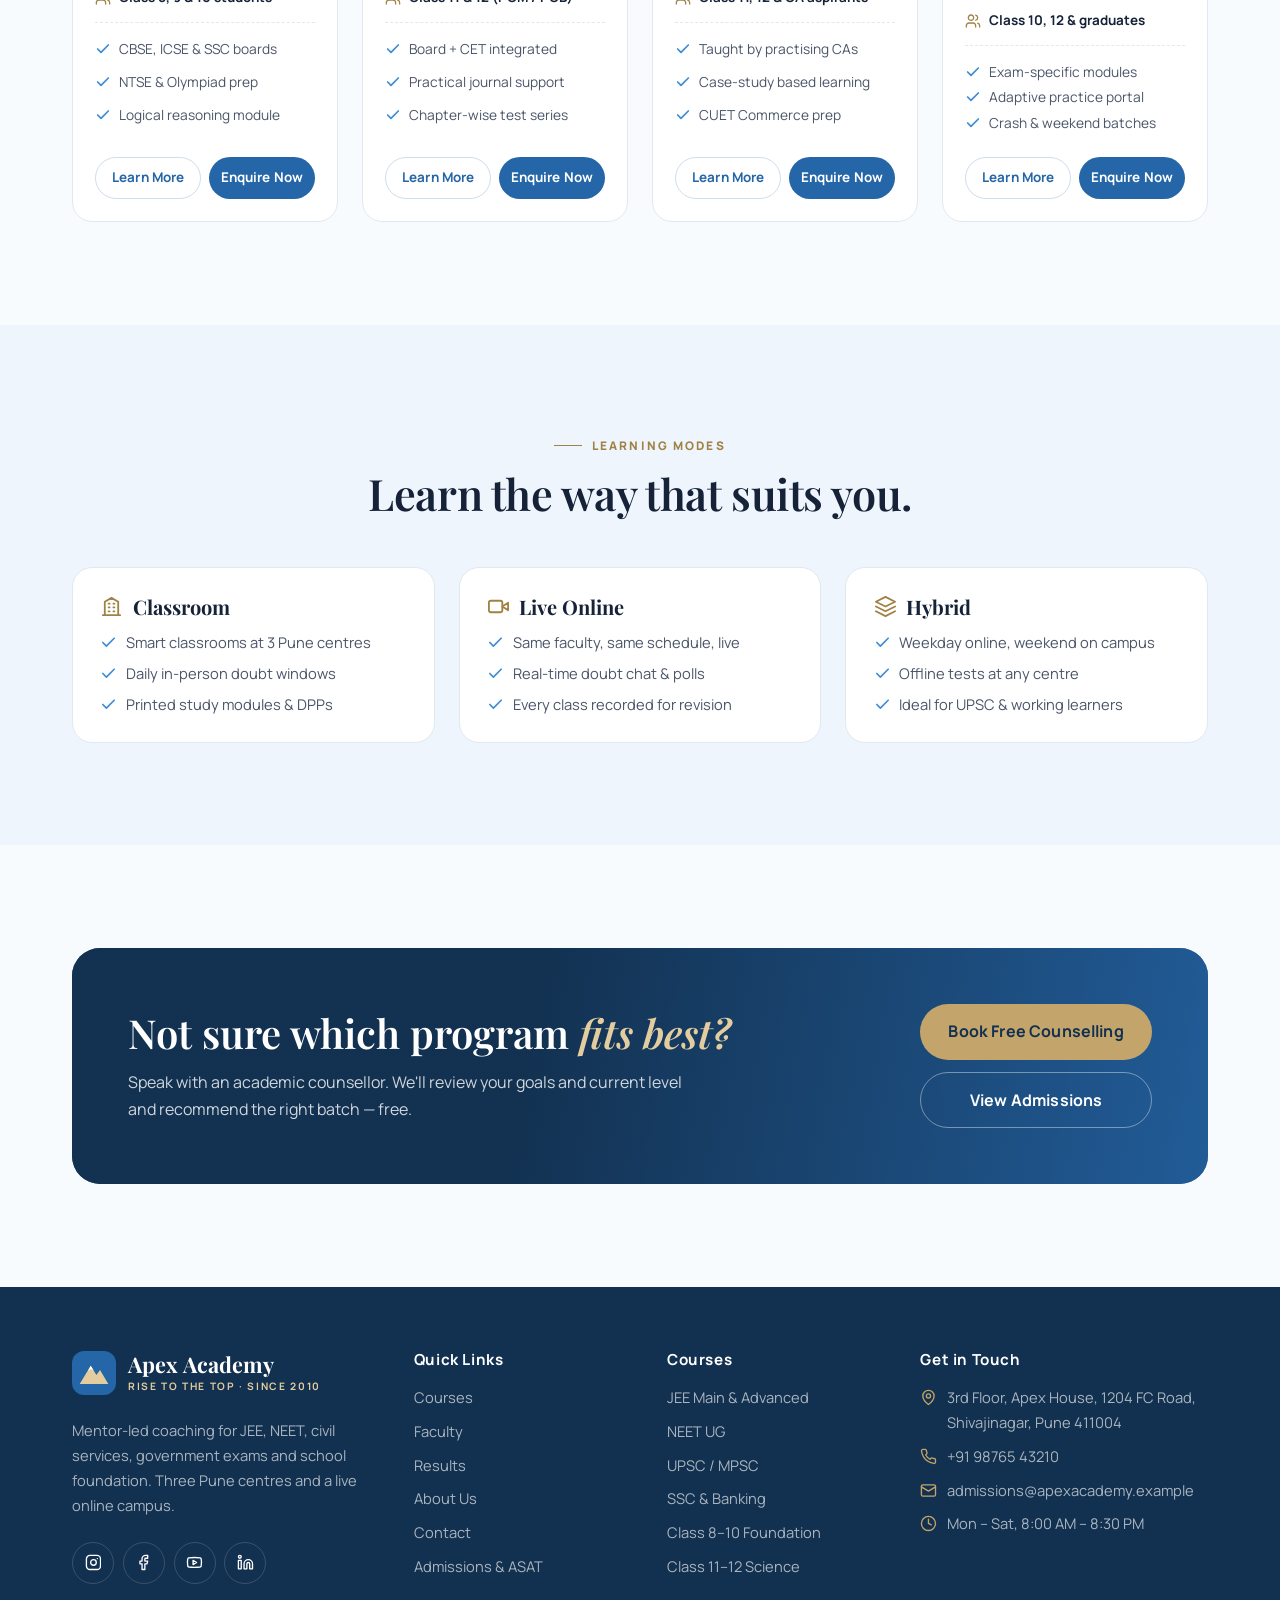
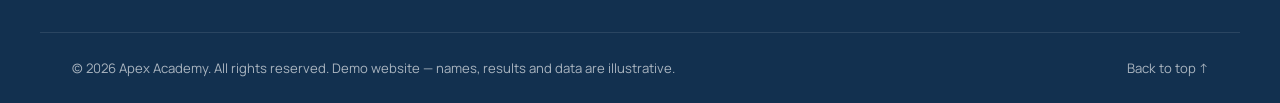
<file: courses.html>
<!DOCTYPE html>
<html lang="en">
<head>
  <meta charset="UTF-8">
  <meta name="viewport" content="width=device-width, initial-scale=1.0">
  <title>Courses &amp; Programs | Apex Academy, Pune</title>
  <meta name="description" content="JEE, NEET, UPSC/MPSC, SSC &amp; Banking, Foundation, Class 11–12 Science, Commerce and competitive exam programs at Apex Academy.">
  <!-- Canonical URL & link-sharing previews (WhatsApp, Facebook, LinkedIn, X) -->
  <link rel="canonical" href="https://coachingclassdemo.pages.dev/courses">
  <meta property="og:type" content="website">
  <meta property="og:site_name" content="Apex Academy">
  <meta property="og:locale" content="en_IN">
  <meta property="og:title" content="Courses &amp; Programs | Apex Academy, Pune">
  <meta property="og:description" content="JEE, NEET, UPSC/MPSC, SSC &amp; Banking, Foundation, Class 11–12 Science, Commerce and competitive exam programs at Apex Academy.">
  <meta property="og:url" content="https://coachingclassdemo.pages.dev/courses">
  <meta property="og:image" content="https://images.unsplash.com/photo-1686624386665-4cd01b96d0f6?auto=format&amp;fm=jpg&amp;fit=crop&amp;w=1200&amp;h=630&amp;q=80">
  <meta property="og:image:width" content="1200">
  <meta property="og:image:height" content="630">
  <meta property="og:image:alt" content="Students at Apex Academy, Pune">
  <meta name="twitter:card" content="summary_large_image">
  <meta name="twitter:title" content="Courses &amp; Programs | Apex Academy, Pune">
  <meta name="twitter:description" content="JEE, NEET, UPSC/MPSC, SSC &amp; Banking, Foundation, Class 11–12 Science, Commerce and competitive exam programs at Apex Academy.">
  <meta name="twitter:image" content="https://images.unsplash.com/photo-1686624386665-4cd01b96d0f6?auto=format&amp;fm=jpg&amp;fit=crop&amp;w=1200&amp;h=630&amp;q=80">
  <meta name="theme-color" content="#2466A8">
  <link rel="icon" href="data:image/svg+xml,%3Csvg xmlns='http://www.w3.org/2000/svg' viewBox='0 0 40 40'%3E%3Crect width='40' height='40' rx='10' fill='%232466A8'/%3E%3Cpath d='M7 30 17 13.5l5.2 8.3 3.3-4.6L33 30Z' fill='%23E3CD9F'/%3E%3C/svg%3E">
  <link rel="preconnect" href="https://fonts.googleapis.com">
  <link rel="preconnect" href="https://fonts.gstatic.com" crossorigin>
  <link href="https://fonts.googleapis.com/css2?family=Manrope:wght@400;500;600;700;800&family=Playfair+Display:ital,wght@0,500;0,600;0,700;1,500;1,600&display=swap" rel="stylesheet">
  <link rel="stylesheet" href="style.css">
</head>
<body data-page="courses" id="top">
  <div id="site-header"></div>

  <main id="main">
    <section class="page-hero" style="--bg-img:url('https://images.unsplash.com/photo-1686624386665-4cd01b96d0f6?auto=format&fit=crop&w=1800&q=70')">
      <div class="container">
        <nav class="crumbs" aria-label="Breadcrumb"><a href="index.html">Home</a> / <span aria-current="page">Courses</span></nav>
        <h1 class="reveal">Programs designed for <em>every ambition.</em></h1>
        <p class="reveal" data-delay="1">From Class 8 foundation to civil services — structured, outcome-driven programs taught by subject specialists.</p>
        <div class="page-hero__stats reveal" data-delay="2">
          <div><strong>8</strong><span>Programs</span></div>
          <div><strong>3</strong><span>Learning modes</span></div>
          <div><strong>25–40</strong><span>Students per batch</span></div>
        </div>
      </div>
    </section>

    <section class="section">
      <div class="container">
        <div class="filters reveal" id="courseFilters" aria-label="Filter courses"></div>
        <div class="course-grid" id="courseGrid"></div>
      </div>
    </section>

    <!-- Learning modes -->
    <section class="section section--tint">
      <div class="container">
        <div class="section-head">
          <p class="kicker reveal">Learning Modes</p>
          <h2 class="section-title reveal">Learn the way that suits you.</h2>
        </div>
        <div class="info-cols">
          <div class="info-box reveal" data-delay="1">
            <h3><svg class="icon"><use href="#i-building"/></svg> Classroom</h3>
            <ul class="tick-list">
              <li><svg class="icon"><use href="#i-check"/></svg>Smart classrooms at 3 Pune centres</li>
              <li><svg class="icon"><use href="#i-check"/></svg>Daily in-person doubt windows</li>
              <li><svg class="icon"><use href="#i-check"/></svg>Printed study modules &amp; DPPs</li>
            </ul>
          </div>
          <div class="info-box reveal" data-delay="2">
            <h3><svg class="icon"><use href="#i-video"/></svg> Live Online</h3>
            <ul class="tick-list">
              <li><svg class="icon"><use href="#i-check"/></svg>Same faculty, same schedule, live</li>
              <li><svg class="icon"><use href="#i-check"/></svg>Real-time doubt chat &amp; polls</li>
              <li><svg class="icon"><use href="#i-check"/></svg>Every class recorded for revision</li>
            </ul>
          </div>
          <div class="info-box reveal" data-delay="3">
            <h3><svg class="icon"><use href="#i-layers"/></svg> Hybrid</h3>
            <ul class="tick-list">
              <li><svg class="icon"><use href="#i-check"/></svg>Weekday online, weekend on campus</li>
              <li><svg class="icon"><use href="#i-check"/></svg>Offline tests at any centre</li>
              <li><svg class="icon"><use href="#i-check"/></svg>Ideal for UPSC &amp; working learners</li>
            </ul>
          </div>
        </div>
      </div>
    </section>

    <section class="section">
      <div class="container">
        <div class="cta-banner reveal">
          <div>
            <h2>Not sure which program <em>fits best?</em></h2>
            <p>Speak with an academic counsellor. We'll review your goals and current level and recommend the right batch — free.</p>
          </div>
          <div class="cta-banner__actions">
            <button type="button" class="btn btn--accent btn--lg" data-enquire="Free Counselling Session">Book Free Counselling</button>
            <a href="admissions.html" class="btn btn--outline-light btn--lg">View Admissions</a>
          </div>
        </div>
      </div>
    </section>
  </main>

  <div id="site-footer"></div>
  <script src="script.js"></script>
</body>
</html>
</file>
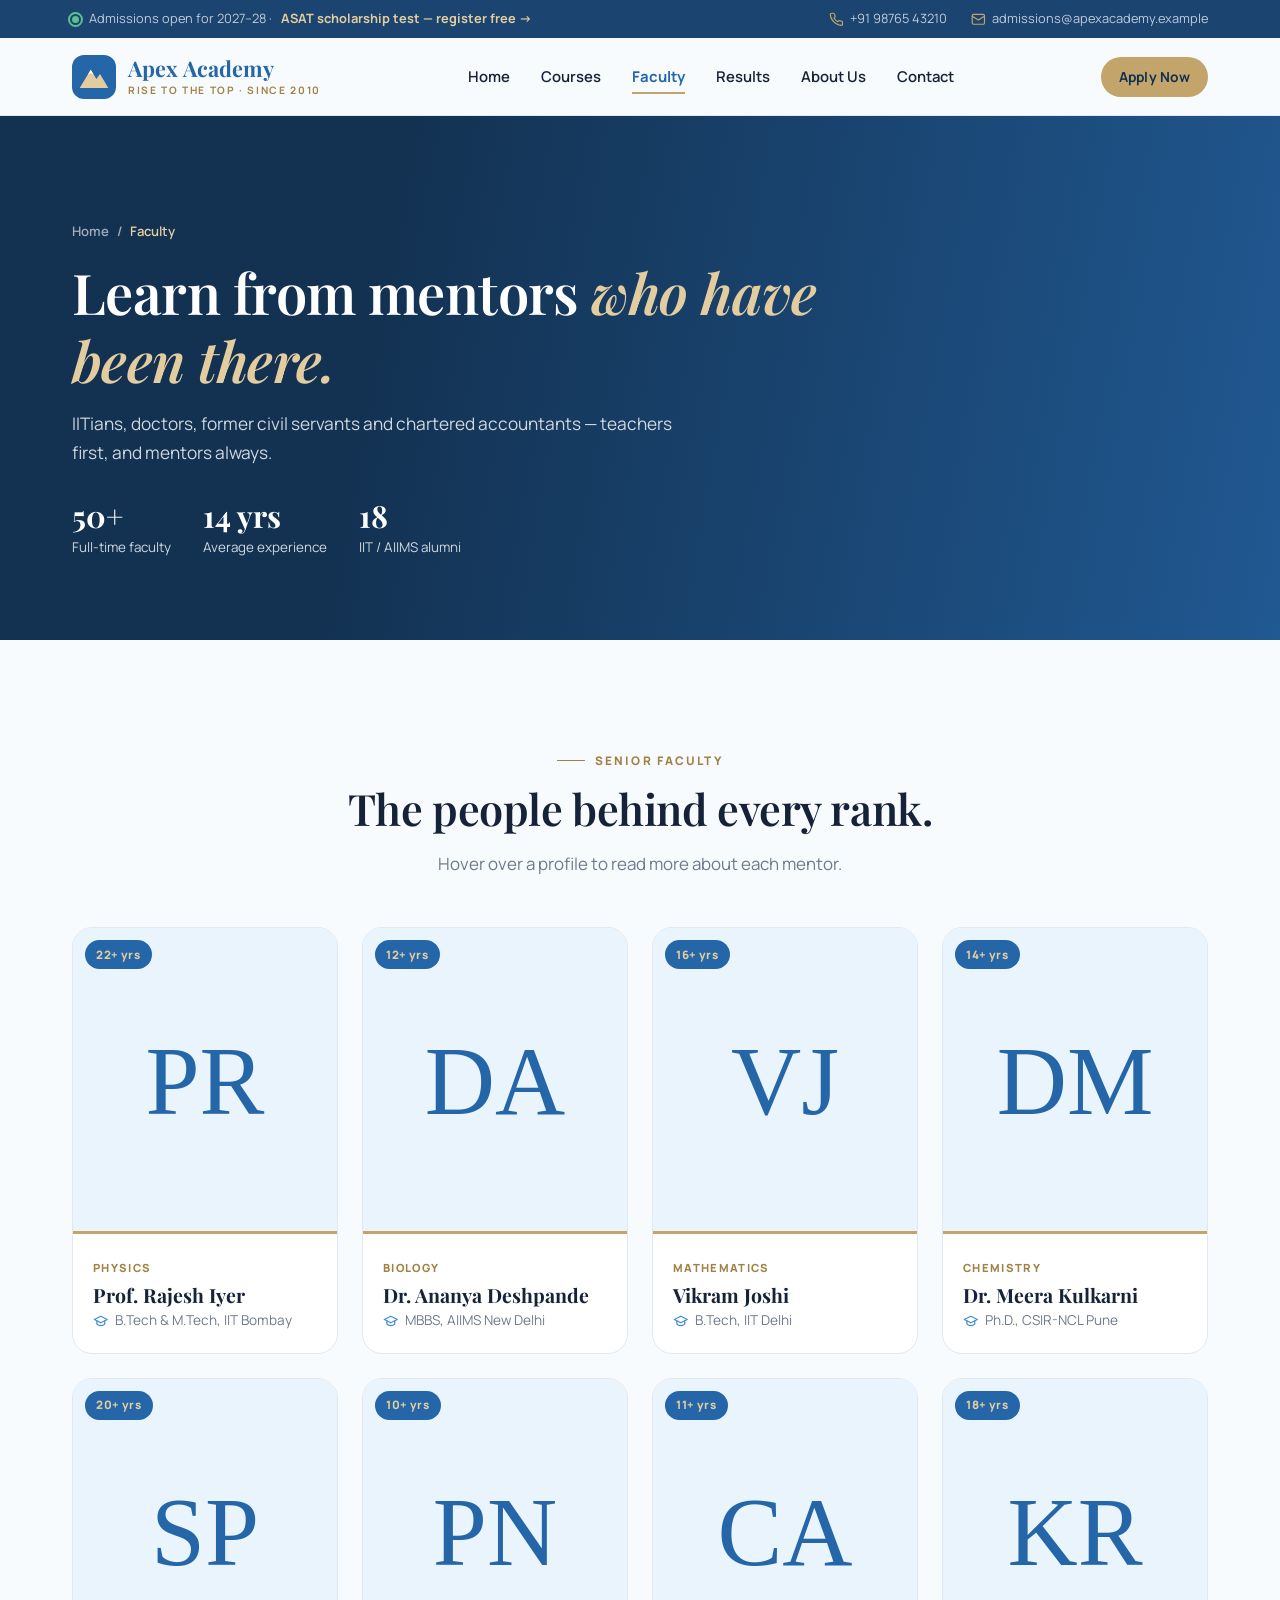
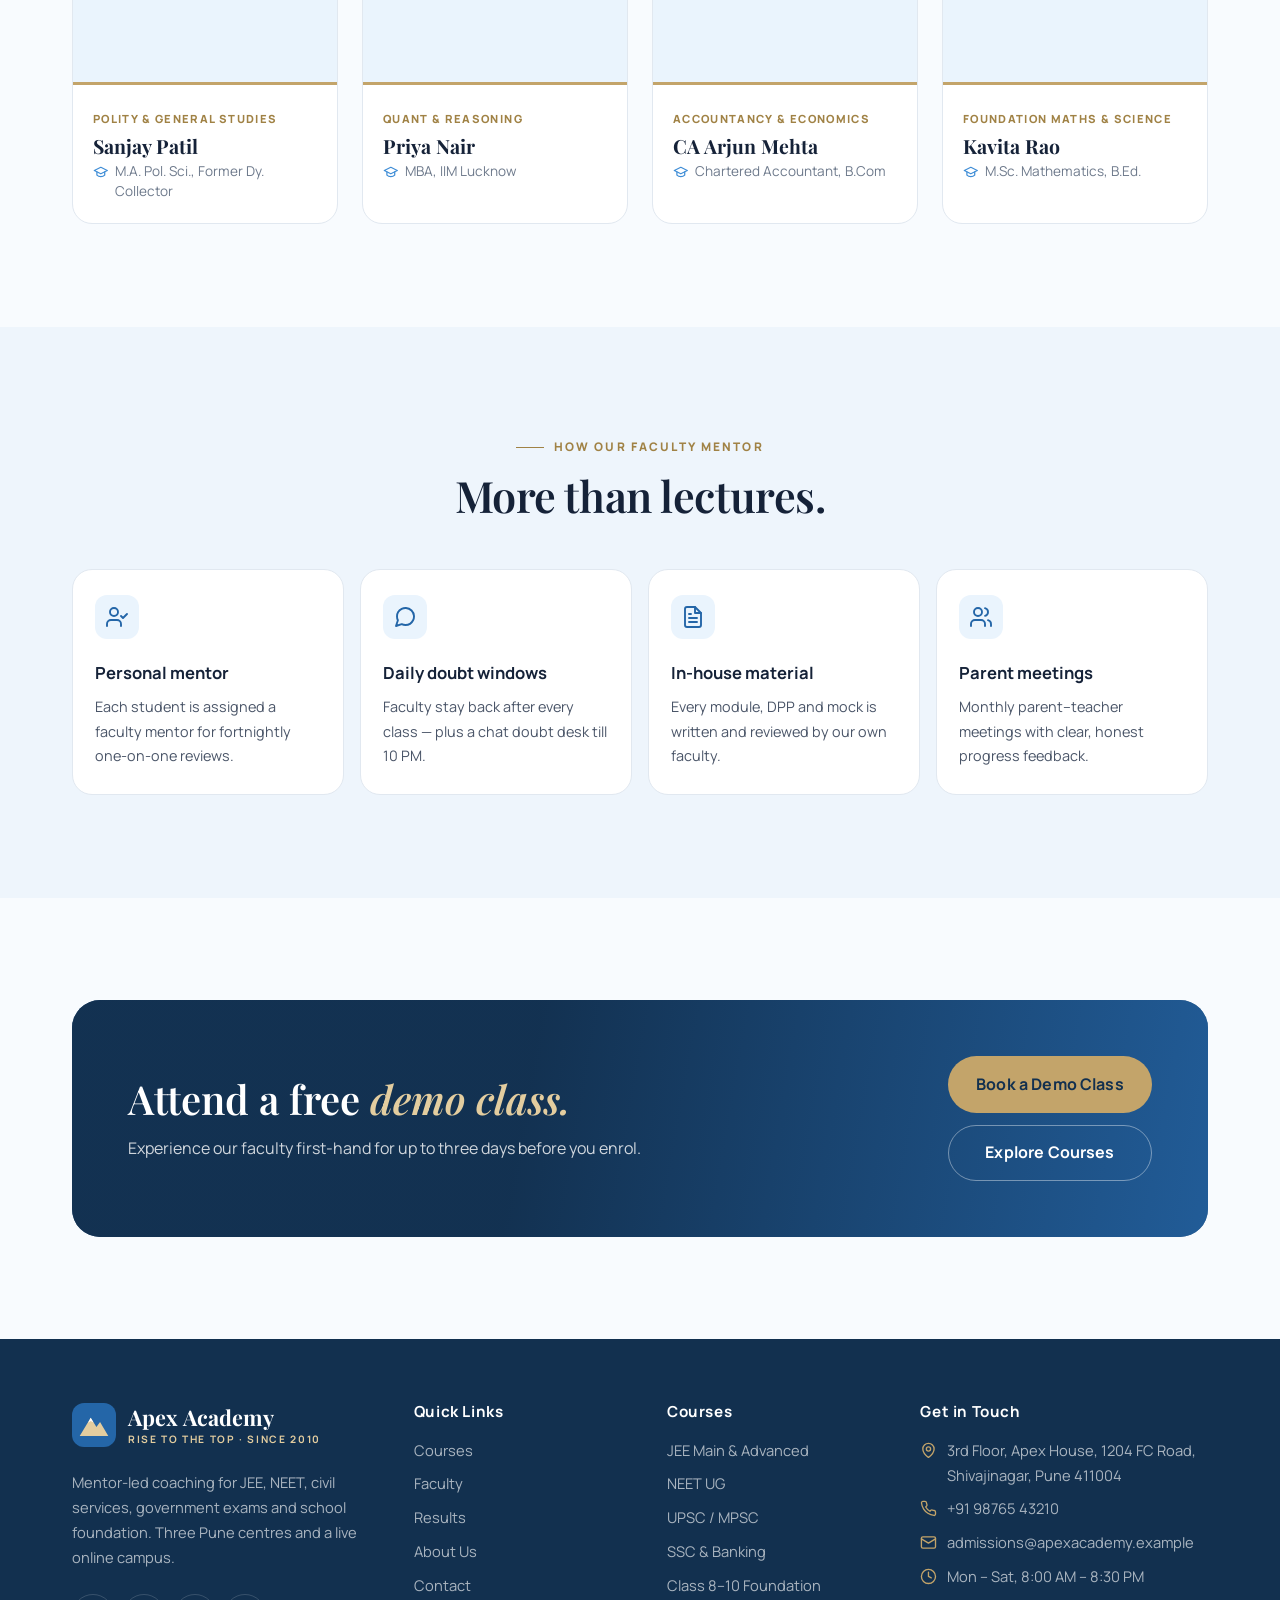
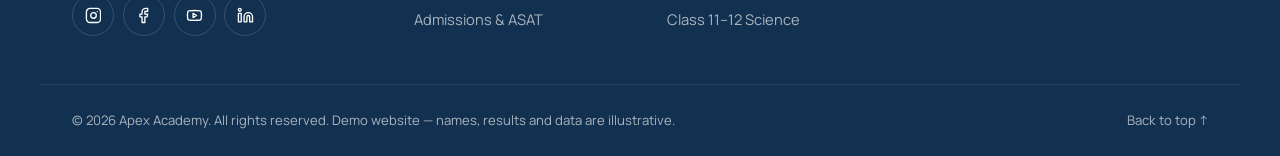
<file: faculty.html>
<!DOCTYPE html>
<html lang="en">
<head>
  <meta charset="UTF-8">
  <meta name="viewport" content="width=device-width, initial-scale=1.0">
  <title>Our Faculty | Apex Academy, Pune</title>
  <meta name="description" content="Meet Apex Academy's faculty — IITians, doctors, former civil servants and chartered accountants.">
  <!-- Canonical URL & link-sharing previews (WhatsApp, Facebook, LinkedIn, X) -->
  <link rel="canonical" href="https://coachingclassdemo.pages.dev/faculty">
  <meta property="og:type" content="website">
  <meta property="og:site_name" content="Apex Academy">
  <meta property="og:locale" content="en_IN">
  <meta property="og:title" content="Our Faculty | Apex Academy, Pune">
  <meta property="og:description" content="Meet Apex Academy's faculty — IITians, doctors, former civil servants and chartered accountants.">
  <meta property="og:url" content="https://coachingclassdemo.pages.dev/faculty">
  <meta property="og:image" content="https://images.unsplash.com/photo-1522661067900-ab829854a57f?auto=format&amp;fm=jpg&amp;fit=crop&amp;w=1200&amp;h=630&amp;q=80">
  <meta property="og:image:width" content="1200">
  <meta property="og:image:height" content="630">
  <meta property="og:image:alt" content="Students at Apex Academy, Pune">
  <meta name="twitter:card" content="summary_large_image">
  <meta name="twitter:title" content="Our Faculty | Apex Academy, Pune">
  <meta name="twitter:description" content="Meet Apex Academy's faculty — IITians, doctors, former civil servants and chartered accountants.">
  <meta name="twitter:image" content="https://images.unsplash.com/photo-1522661067900-ab829854a57f?auto=format&amp;fm=jpg&amp;fit=crop&amp;w=1200&amp;h=630&amp;q=80">
  <meta name="theme-color" content="#2466A8">
  <link rel="icon" href="data:image/svg+xml,%3Csvg xmlns='http://www.w3.org/2000/svg' viewBox='0 0 40 40'%3E%3Crect width='40' height='40' rx='10' fill='%232466A8'/%3E%3Cpath d='M7 30 17 13.5l5.2 8.3 3.3-4.6L33 30Z' fill='%23E3CD9F'/%3E%3C/svg%3E">
  <link rel="preconnect" href="https://fonts.googleapis.com">
  <link rel="preconnect" href="https://fonts.gstatic.com" crossorigin>
  <link href="https://fonts.googleapis.com/css2?family=Manrope:wght@400;500;600;700;800&family=Playfair+Display:ital,wght@0,500;0,600;0,700;1,500;1,600&display=swap" rel="stylesheet">
  <link rel="stylesheet" href="style.css">
</head>
<body data-page="faculty" id="top">
  <div id="site-header"></div>

  <main id="main">
    <section class="page-hero" style="--bg-img:url('https://images.unsplash.com/photo-1522661067900-ab829854a57f?auto=format&fit=crop&w=1800&q=70')">
      <div class="container">
        <nav class="crumbs" aria-label="Breadcrumb"><a href="index.html">Home</a> / <span aria-current="page">Faculty</span></nav>
        <h1 class="reveal">Learn from mentors <em>who have been there.</em></h1>
        <p class="reveal" data-delay="1">IITians, doctors, former civil servants and chartered accountants — teachers first, and mentors always.</p>
        <div class="page-hero__stats reveal" data-delay="2">
          <div><strong>50+</strong><span>Full-time faculty</span></div>
          <div><strong>14 yrs</strong><span>Average experience</span></div>
          <div><strong>18</strong><span>IIT / AIIMS alumni</span></div>
        </div>
      </div>
    </section>

    <section class="section">
      <div class="container">
        <div class="section-head">
          <p class="kicker reveal">Senior Faculty</p>
          <h2 class="section-title reveal">The people behind every rank.</h2>
          <p class="section-sub reveal">Hover over a profile to read more about each mentor.</p>
        </div>
        <div class="faculty-grid" id="facultyGrid"></div>
      </div>
    </section>

    <section class="section section--tint">
      <div class="container">
        <div class="section-head">
          <p class="kicker reveal">How Our Faculty Mentor</p>
          <h2 class="section-title reveal">More than lectures.</h2>
        </div>
        <div class="benefit-grid">
          <div class="benefit reveal" data-delay="1"><svg class="icon"><use href="#i-user-check"/></svg><h3>Personal mentor</h3><p>Each student is assigned a faculty mentor for fortnightly one-on-one reviews.</p></div>
          <div class="benefit reveal" data-delay="2"><svg class="icon"><use href="#i-message"/></svg><h3>Daily doubt windows</h3><p>Faculty stay back after every class — plus a chat doubt desk till 10 PM.</p></div>
          <div class="benefit reveal" data-delay="3"><svg class="icon"><use href="#i-file"/></svg><h3>In-house material</h3><p>Every module, DPP and mock is written and reviewed by our own faculty.</p></div>
          <div class="benefit reveal" data-delay="4"><svg class="icon"><use href="#i-users"/></svg><h3>Parent meetings</h3><p>Monthly parent–teacher meetings with clear, honest progress feedback.</p></div>
        </div>
      </div>
    </section>

    <section class="section">
      <div class="container">
        <div class="cta-banner reveal">
          <div>
            <h2>Attend a free <em>demo class.</em></h2>
            <p>Experience our faculty first-hand for up to three days before you enrol.</p>
          </div>
          <div class="cta-banner__actions">
            <button type="button" class="btn btn--accent btn--lg" data-enquire="Free Counselling Session">Book a Demo Class</button>
            <a href="courses.html" class="btn btn--outline-light btn--lg">Explore Courses</a>
          </div>
        </div>
      </div>
    </section>
  </main>

  <div id="site-footer"></div>
  <script src="script.js"></script>
</body>
</html>
</file>
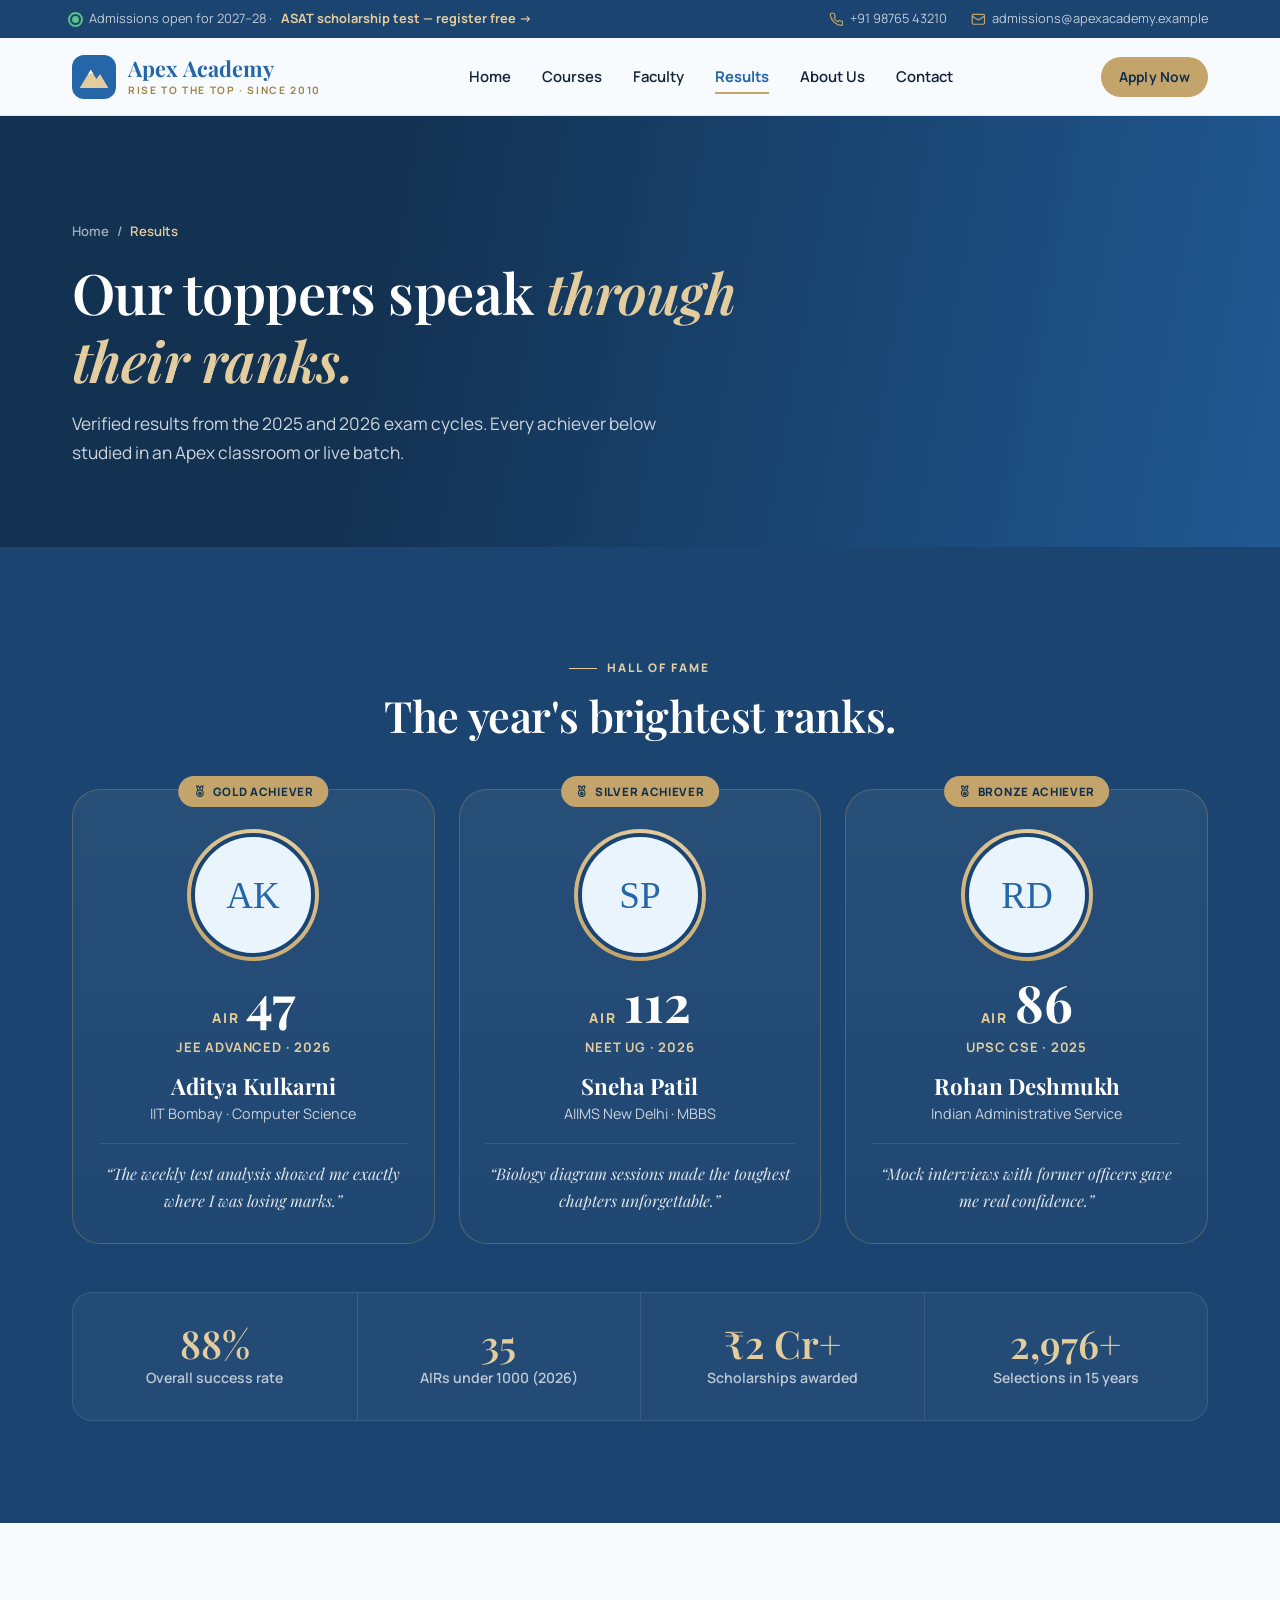
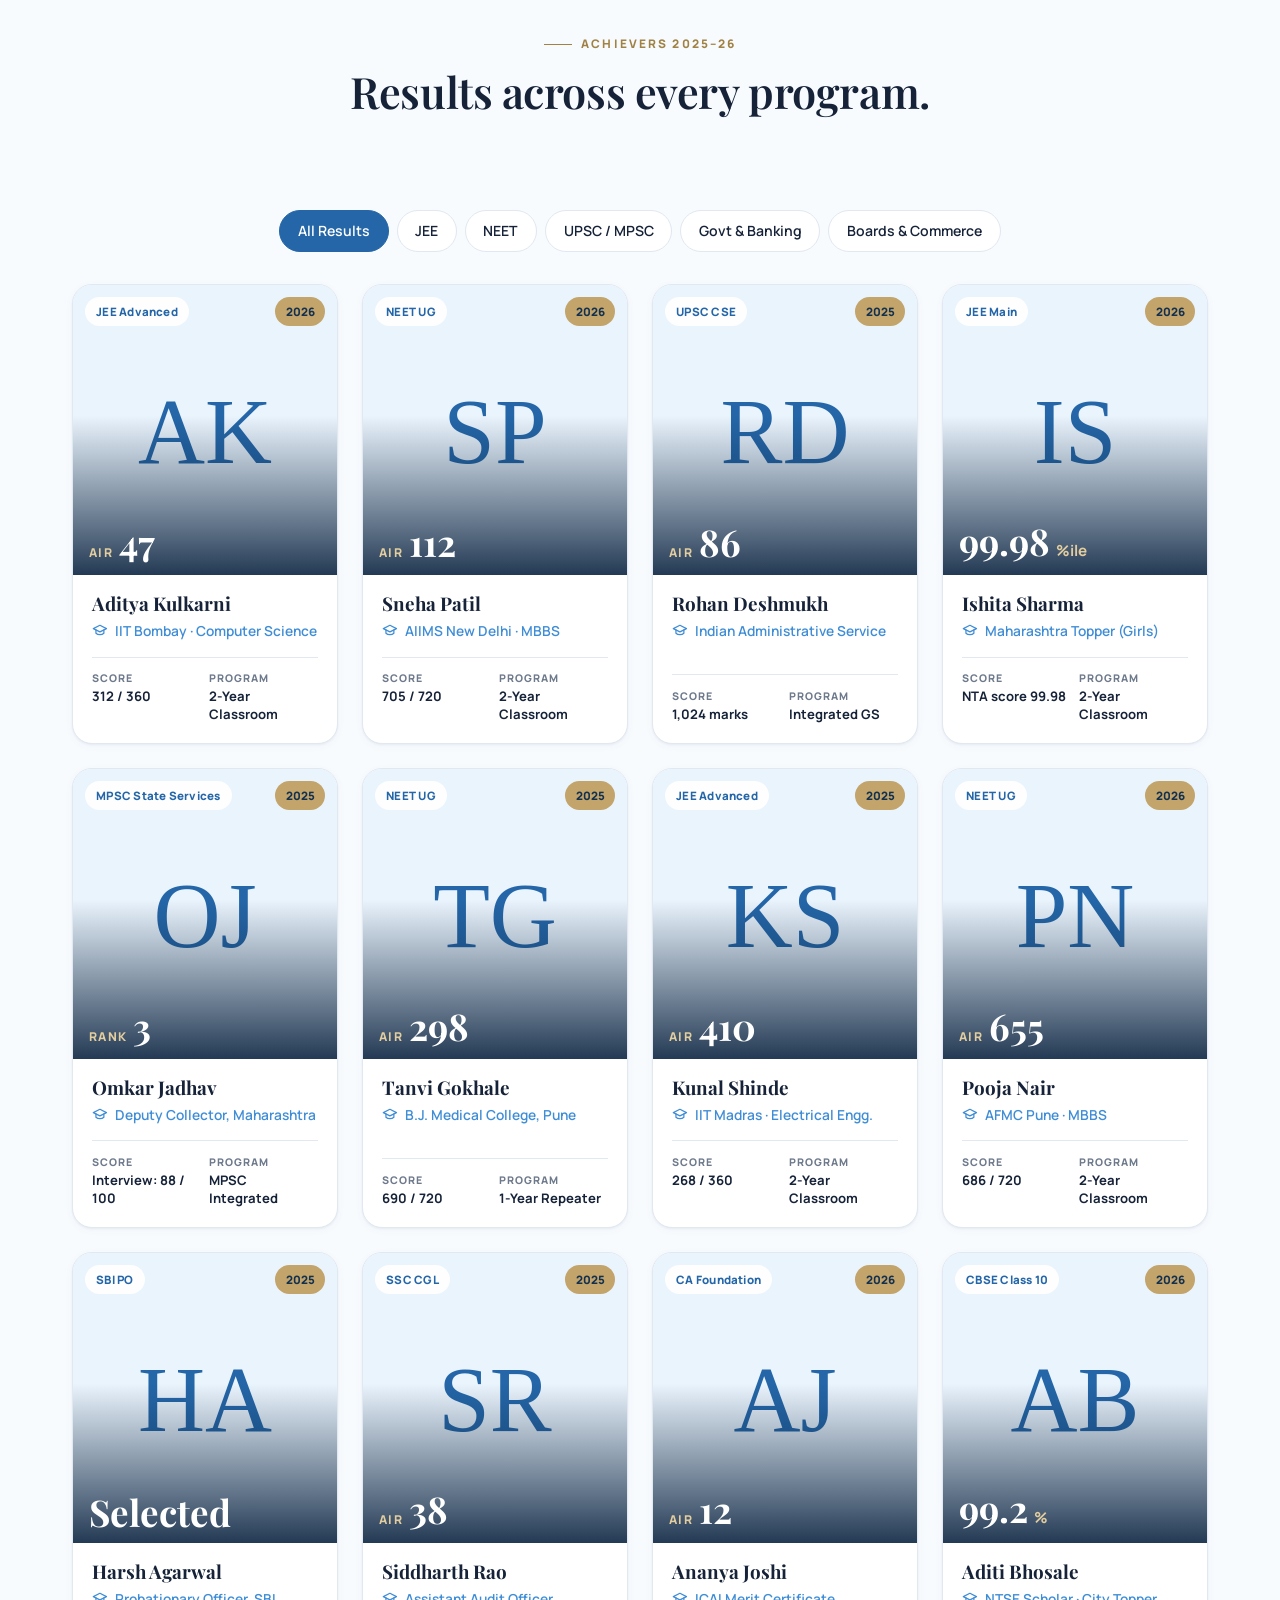
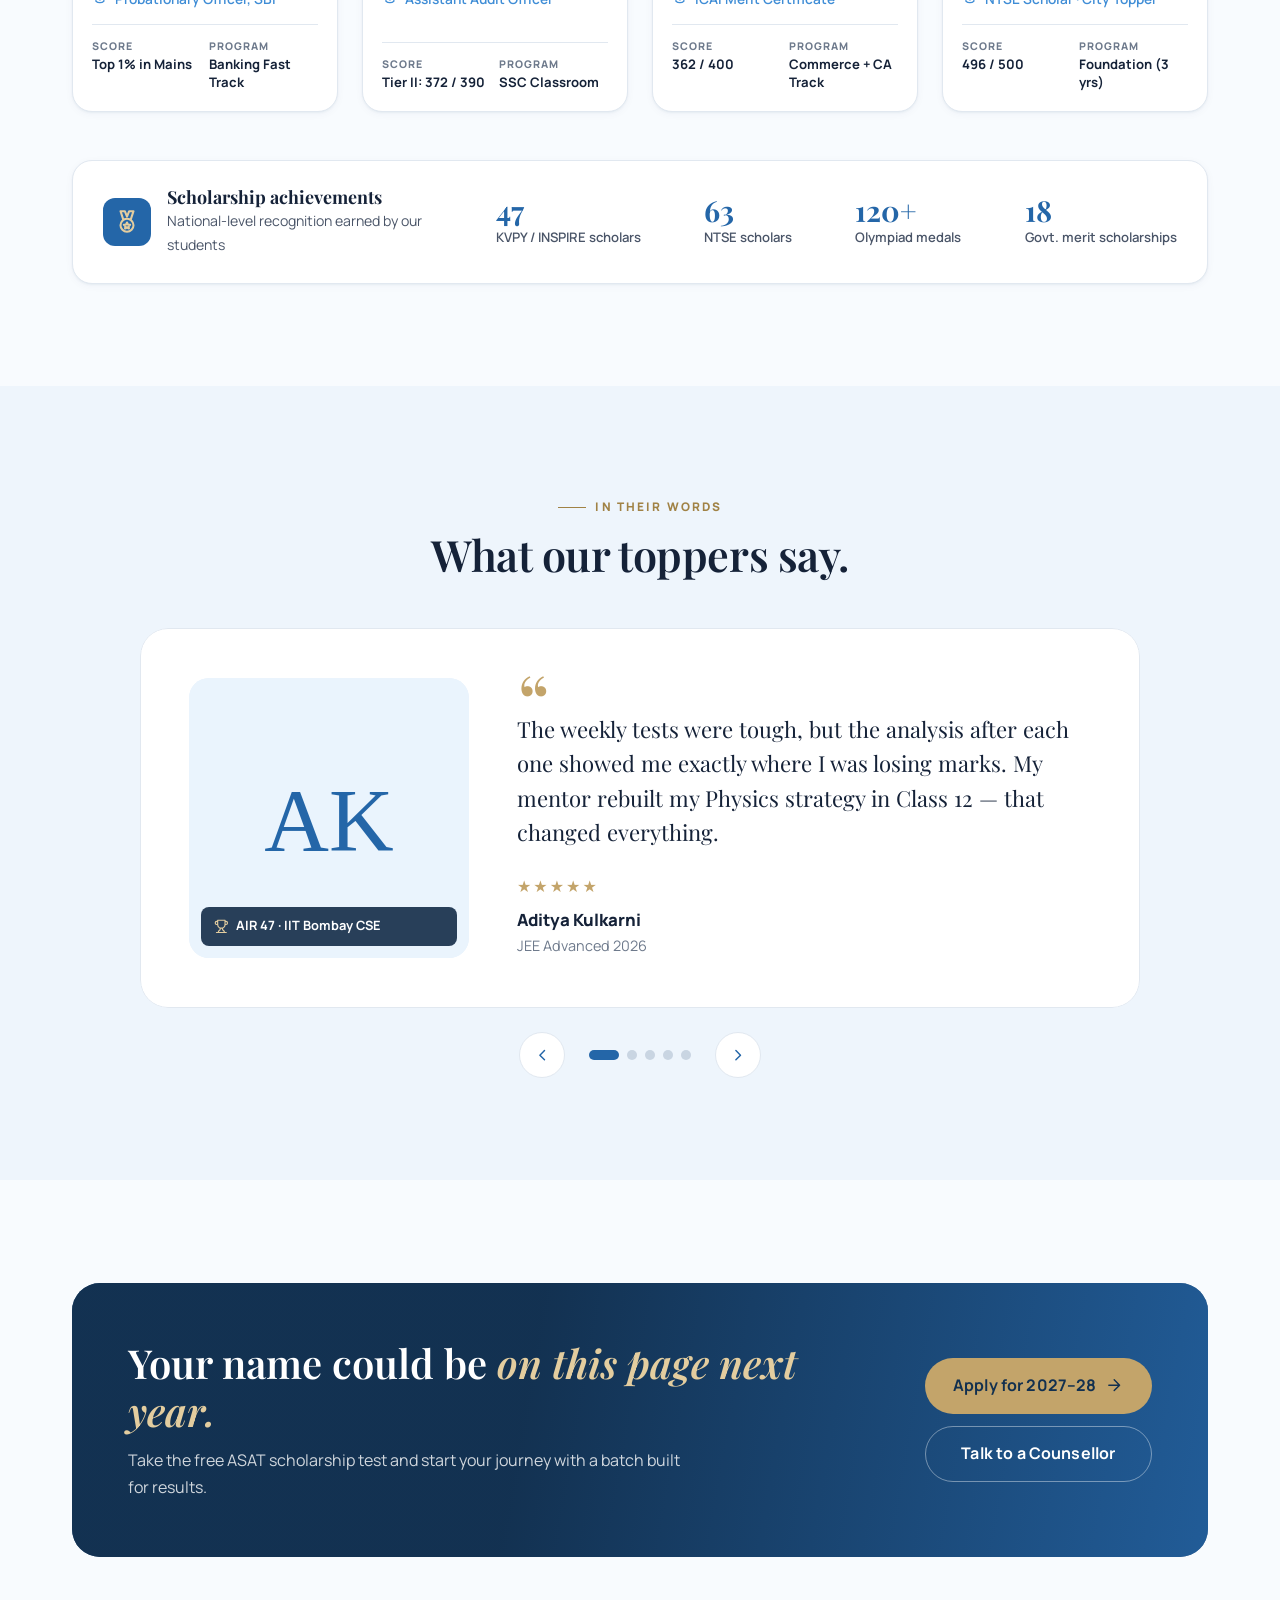
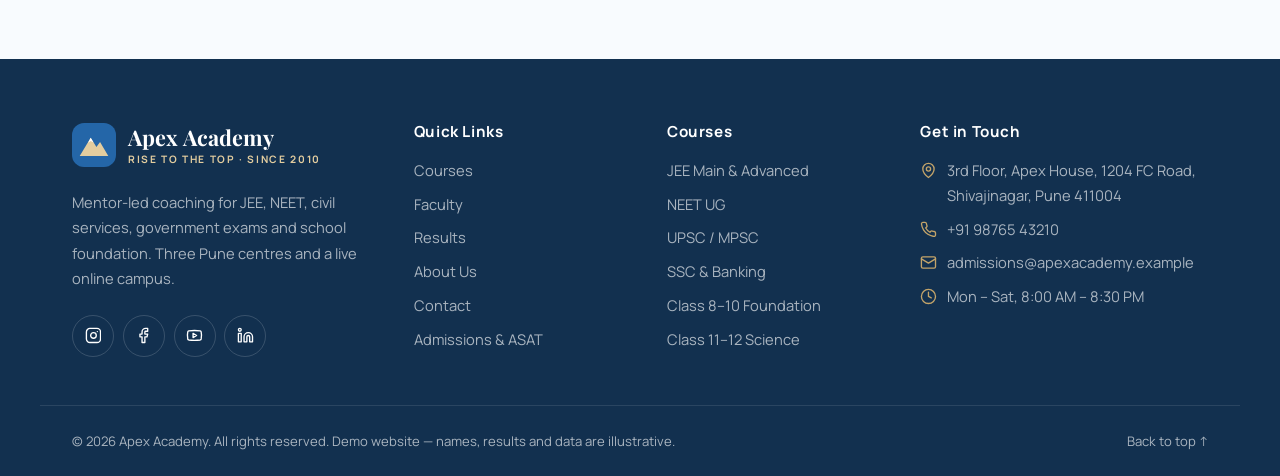
<file: results.html>
<!DOCTYPE html>
<html lang="en">
<head>
  <meta charset="UTF-8">
  <meta name="viewport" content="width=device-width, initial-scale=1.0">
  <title>Results &amp; Achievements | Apex Academy, Pune</title>
  <meta name="description" content="JEE, NEET, UPSC, MPSC, SSC, banking and board toppers from Apex Academy, Pune.">
  <!-- Canonical URL & link-sharing previews (WhatsApp, Facebook, LinkedIn, X) -->
  <link rel="canonical" href="https://coachingclassdemo.pages.dev/results">
  <meta property="og:type" content="website">
  <meta property="og:site_name" content="Apex Academy">
  <meta property="og:locale" content="en_IN">
  <meta property="og:title" content="Results &amp; Achievements | Apex Academy, Pune">
  <meta property="og:description" content="JEE, NEET, UPSC, MPSC, SSC, banking and board toppers from Apex Academy, Pune.">
  <meta property="og:url" content="https://coachingclassdemo.pages.dev/results">
  <meta property="og:image" content="https://images.unsplash.com/photo-1765572144519-1dc1e6e07bc9?auto=format&amp;fm=jpg&amp;fit=crop&amp;w=1200&amp;h=630&amp;q=80">
  <meta property="og:image:width" content="1200">
  <meta property="og:image:height" content="630">
  <meta property="og:image:alt" content="Students at Apex Academy, Pune">
  <meta name="twitter:card" content="summary_large_image">
  <meta name="twitter:title" content="Results &amp; Achievements | Apex Academy, Pune">
  <meta name="twitter:description" content="JEE, NEET, UPSC, MPSC, SSC, banking and board toppers from Apex Academy, Pune.">
  <meta name="twitter:image" content="https://images.unsplash.com/photo-1765572144519-1dc1e6e07bc9?auto=format&amp;fm=jpg&amp;fit=crop&amp;w=1200&amp;h=630&amp;q=80">
  <meta name="theme-color" content="#2466A8">
  <link rel="icon" href="data:image/svg+xml,%3Csvg xmlns='http://www.w3.org/2000/svg' viewBox='0 0 40 40'%3E%3Crect width='40' height='40' rx='10' fill='%232466A8'/%3E%3Cpath d='M7 30 17 13.5l5.2 8.3 3.3-4.6L33 30Z' fill='%23E3CD9F'/%3E%3C/svg%3E">
  <link rel="preconnect" href="https://fonts.googleapis.com">
  <link rel="preconnect" href="https://fonts.gstatic.com" crossorigin>
  <link href="https://fonts.googleapis.com/css2?family=Manrope:wght@400;500;600;700;800&family=Playfair+Display:ital,wght@0,500;0,600;0,700;1,500;1,600&display=swap" rel="stylesheet">
  <link rel="stylesheet" href="style.css">
</head>
<body data-page="results" id="top">
  <div id="site-header"></div>

  <main id="main">
    <section class="page-hero" style="--bg-img:url('https://images.unsplash.com/photo-1765572144519-1dc1e6e07bc9?auto=format&fit=crop&w=1800&q=70')">
      <div class="container">
        <nav class="crumbs" aria-label="Breadcrumb"><a href="index.html">Home</a> / <span aria-current="page">Results</span></nav>
        <h1 class="reveal">Our toppers speak <em>through their ranks.</em></h1>
        <p class="reveal" data-delay="1">Verified results from the 2025 and 2026 exam cycles. Every achiever below studied in an Apex classroom or live batch.</p>
      </div>
    </section>

    <!-- Hall of Fame -->
    <section class="section section--dark">
      <div class="container">
        <div class="section-head section-head--light">
          <p class="kicker kicker--light reveal">Hall of Fame</p>
          <h2 class="section-title reveal">The year's brightest ranks.</h2>
        </div>
        <div class="hof" id="hallOfFame"></div>
        <div class="stat-band stat-band--dark mt-7 reveal">
          <div><strong><span data-count="95">0</span>%</strong><span>Overall success rate</span></div>
          <div><strong><span data-count="38">0</span></strong><span>AIRs under 1000 (2026)</span></div>
          <div><strong>₹<span data-count="2">0</span> Cr+</strong><span>Scholarships awarded</span></div>
          <div><strong><span data-count="3200">0</span>+</strong><span>Selections in 15 years</span></div>
        </div>
      </div>
    </section>

    <!-- All achievers with exam filter -->
    <section class="section">
      <div class="container">
        <div class="section-head">
          <p class="kicker reveal">Achievers 2025–26</p>
          <h2 class="section-title reveal">Results across every program.</h2>
          <p class="section-sub reveal">Filter by exam to see toppers from each program.</p>
        </div>
        <div class="filters reveal" id="resultFilters" aria-label="Filter results by exam"></div>
        <div class="results-grid" id="resultsGrid"></div>

        <div class="scholar-strip reveal">
          <div class="scholar-strip__title">
            <svg class="icon"><use href="#i-medal"/></svg>
            <div><h3>Scholarship achievements</h3><p>National-level recognition earned by our students</p></div>
          </div>
          <ul class="scholar-strip__list">
            <li><strong>47</strong><span>KVPY / INSPIRE scholars</span></li>
            <li><strong>63</strong><span>NTSE scholars</span></li>
            <li><strong>120+</strong><span>Olympiad medals</span></li>
            <li><strong>18</strong><span>Govt. merit scholarships</span></li>
          </ul>
        </div>
      </div>
    </section>

    <!-- Testimonials -->
    <section class="section section--tint">
      <div class="container">
        <div class="section-head">
          <p class="kicker reveal">In Their Words</p>
          <h2 class="section-title reveal">What our toppers say.</h2>
        </div>
        <div class="carousel reveal" id="testimonialCarousel" aria-roledescription="carousel" aria-label="Student testimonials">
          <div class="carousel__viewport"><div class="carousel__track" id="carouselTrack"></div></div>
          <div class="carousel__controls">
            <button class="icon-btn" id="carouselPrev" aria-label="Previous testimonial"><svg class="icon"><use href="#i-chevron-left"/></svg></button>
            <div class="carousel__dots" id="carouselDots"></div>
            <button class="icon-btn" id="carouselNext" aria-label="Next testimonial"><svg class="icon"><use href="#i-chevron-right"/></svg></button>
          </div>
        </div>
      </div>
    </section>

    <section class="section">
      <div class="container">
        <div class="cta-banner reveal">
          <div>
            <h2>Your name could be <em>on this page next year.</em></h2>
            <p>Take the free ASAT scholarship test and start your journey with a batch built for results.</p>
          </div>
          <div class="cta-banner__actions">
            <a href="admissions.html" class="btn btn--accent btn--lg">Apply for 2027–28 <svg class="icon"><use href="#i-arrow-right"/></svg></a>
            <button type="button" class="btn btn--outline-light btn--lg" data-enquire="Free Counselling Session">Talk to a Counsellor</button>
          </div>
        </div>
      </div>
    </section>
  </main>

  <div id="site-footer"></div>
  <script src="script.js"></script>
</body>
</html>
</file>
<file: style.css>
/* ==========================================================================
   Apex Academy — shared stylesheet for every page
   tokens → base → layout → components → page sections → responsive
   ========================================================================== */

/* ---------- 1. Design tokens ---------- */
:root {
  /* Palette: calm sky blue (trust & clarity), soft champagne-gold accent, airy white */
  --blue-950: #12304F;
  --blue-900: #1B4470;
  --blue: #2466A8;
  --blue-700: #2F7BC4;
  --blue-500: #3F8DD6;
  --blue-50: #EAF4FD;
  --brass: #C3A46A;
  --brass-600: #A08245;
  --brass-300: #E3CD9F;
  --brass-50: #FAF4E8;
  --red: #B4443A;

  --ink: #152238;
  --body: #4A5568;
  --muted: #6E7A8C;
  --line: #E1E8F0;
  --bg: #F8FBFE;
  --tint: #EEF5FC;
  --white: #FFFFFF;

  --font-display: "Playfair Display", Georgia, "Times New Roman", serif;
  --font-body: "Manrope", system-ui, -apple-system, "Segoe UI", Roboto, sans-serif;

  --s-1: .25rem; --s-2: .5rem; --s-3: .75rem; --s-4: 1rem; --s-5: 1.5rem;
  --s-6: 2rem;   --s-7: 3rem;  --s-8: 4rem;   --s-9: 6rem;
  --section-y: clamp(4rem, 8vw, 6.5rem);

  --r-sm: 8px; --r-md: 14px; --r-lg: 20px; --r-xl: 28px; --r-pill: 999px;
  --shadow-sm: 0 1px 2px rgba(20, 52, 90, .05), 0 2px 8px rgba(20, 52, 90, .04);
  --shadow-md: 0 8px 28px rgba(20, 52, 90, .08), 0 2px 6px rgba(20, 52, 90, .04);
  --shadow-lg: 0 28px 60px -18px rgba(20, 52, 90, .28);

  --ease: cubic-bezier(.22, .8, .24, 1);
  --header-h: 78px;
  --container: 1200px;
}

/* ---------- 2. Base ---------- */
*, *::before, *::after { box-sizing: border-box; }
html { scroll-behavior: smooth; -webkit-text-size-adjust: 100%; }
body {
  margin: 0; font-family: var(--font-body); font-size: 1rem; line-height: 1.7;
  color: var(--body); background: var(--bg); overflow-x: hidden; -webkit-font-smoothing: antialiased;
}
body.no-scroll { overflow: hidden; }
img { max-width: 100%; display: block; }
a { color: inherit; text-decoration: none; }
button { font: inherit; cursor: pointer; }
h1, h2, h3, h4 { color: var(--ink); margin: 0 0 var(--s-3); line-height: 1.2; }
h3 { font-size: 1.12rem; }
h4 { font-size: 1rem; }
p { margin: 0 0 var(--s-4); }
ul, ol { margin: 0; padding: 0; list-style: none; }
figure, blockquote, dl, dd { margin: 0; }
[id] { scroll-margin-top: calc(var(--header-h) + 12px); }
:focus-visible { outline: 3px solid var(--brass); outline-offset: 3px; border-radius: 6px; }

.icon { width: 1.15em; height: 1.15em; flex-shrink: 0; fill: none; stroke: currentColor; stroke-width: 1.9; stroke-linecap: round; stroke-linejoin: round; }
.container { width: 100%; max-width: var(--container); margin: 0 auto; padding: 0 clamp(1rem, 4vw, 2rem); }
.section { padding: var(--section-y) 0; position: relative; }
.section--tint { background: var(--tint); }
.section--dark { background: var(--blue-900); color: rgba(255,255,255,.75); }
.section--dark h2, .section--dark h3 { color: #fff; }

.skip-link { position: absolute; left: 1rem; top: -60px; z-index: 300; background: var(--blue); color: #fff; padding: .6rem 1rem; border-radius: var(--r-sm); }
.skip-link:focus { top: 1rem; }
/* Reserve space before JS injects the header to avoid a layout jump */
#site-header { height: calc(var(--header-h) + 38px); }

/* ---------- 3. Typography ---------- */
.kicker {
  display: inline-flex; align-items: center; gap: .6rem; margin-bottom: var(--s-3);
  font-size: .74rem; font-weight: 800; letter-spacing: .18em; text-transform: uppercase; color: var(--brass-600);
}
.kicker::before { content: ""; width: 28px; height: 1px; background: currentColor; }
.kicker--light { color: var(--brass-300); }
.section-title { font-family: var(--font-display); font-weight: 600; font-size: clamp(1.9rem, 3.5vw, 2.7rem); letter-spacing: -.01em; line-height: 1.18; margin-bottom: var(--s-4); }
.section-title em, .page-hero h1 em, .hero__title em { font-style: italic; color: var(--brass-600); }
.sub-title { font-family: var(--font-display); font-weight: 600; font-size: clamp(1.35rem, 2.3vw, 1.7rem); }
.section-sub { font-size: 1.06rem; color: var(--muted); max-width: 620px; margin-inline: auto; }
.section-head { text-align: center; max-width: 760px; margin: 0 auto var(--s-7); }
.section-head--split { display: flex; align-items: flex-end; justify-content: space-between; gap: var(--s-5); text-align: left; max-width: none; flex-wrap: wrap; }
.section-head--split .section-title { margin-bottom: 0; }
.section-head--light .section-title { color: #fff; }
.section-head--light .section-sub { color: rgba(255,255,255,.7); }

/* ---------- 4. Buttons, pills, chips ---------- */
.btn {
  --btn-bg: var(--blue); --btn-fg: #fff; --btn-bd: transparent;
  display: inline-flex; align-items: center; justify-content: center; gap: .55rem;
  min-height: 48px; padding: .7rem 1.4rem; font-weight: 700; font-size: .93rem; letter-spacing: .01em;
  color: var(--btn-fg); background: var(--btn-bg); border: 1.5px solid var(--btn-bd); border-radius: var(--r-pill);
  transition: transform .25s var(--ease), box-shadow .25s var(--ease), background-color .25s, color .25s, border-color .25s;
  white-space: nowrap;
}
.btn .icon { transition: transform .25s var(--ease); }
.btn:hover { transform: translateY(-2px); box-shadow: 0 12px 24px -10px rgba(20, 52, 90, .45); }
.btn:hover > .icon:last-child { transform: translateX(3px); }
.btn:active { transform: translateY(0); }
.btn--primary:hover { --btn-bg: var(--blue-700); }
.btn--accent { --btn-bg: var(--brass); --btn-fg: var(--blue-950); }
.btn--accent:hover { --btn-bg: #C4A36A; box-shadow: 0 12px 24px -10px rgba(154, 122, 67, .65); }
.btn--ghost { --btn-bg: transparent; --btn-fg: var(--blue); --btn-bd: rgba(36, 102, 168, .22); }
.btn--ghost:hover { --btn-bg: var(--white); --btn-bd: var(--blue); }
.btn--outline-light { --btn-bg: transparent; --btn-fg: #fff; --btn-bd: rgba(255,255,255,.4); }
.btn--outline-light:hover { --btn-bg: rgba(255,255,255,.08); --btn-bd: #fff; }
.btn--sm { min-height: 40px; padding: .45rem 1.05rem; font-size: .86rem; }
.btn--lg { min-height: 54px; padding: .85rem 1.7rem; font-size: 1rem; }
.btn--block { width: 100%; }
.btn.is-loading { pointer-events: none; opacity: .85; }
.btn.is-loading .icon { animation: spin .8s linear infinite; }
@keyframes spin { to { transform: rotate(360deg); } }

.link-arrow { display: inline-flex; align-items: center; gap: .45rem; font-weight: 700; color: var(--blue); border-bottom: 1px solid var(--brass); padding-bottom: 2px; transition: gap .25s var(--ease), color .2s; }
.link-arrow:hover { gap: .75rem; color: var(--brass-600); }

.icon-btn { width: 46px; height: 46px; display: inline-grid; place-items: center; border-radius: 50%; border: 1.5px solid var(--line); background: var(--white); color: var(--blue); transition: background .25s, color .25s, border-color .25s, transform .25s var(--ease); }
.icon-btn:hover { background: var(--blue); color: #fff; border-color: var(--blue); transform: scale(1.06); }

.pill { display: inline-flex; align-items: center; gap: .4rem; padding: .3rem .8rem; border-radius: var(--r-pill); font-size: .74rem; font-weight: 700; letter-spacing: .03em; background: var(--blue-50); color: var(--blue); }
.pill--brass { background: rgba(184, 149, 90, .16); color: var(--brass-300); border: 1px solid rgba(184,149,90,.35); }
.dot { width: 7px; height: 7px; border-radius: 50%; background: #5CC08F; position: relative; display: inline-block; flex-shrink: 0; }
.dot::after { content: ""; position: absolute; inset: -4px; border-radius: 50%; border: 2px solid #5CC08F; animation: ping 2s var(--ease) infinite; }
@keyframes ping { 0% { transform: scale(.6); opacity: 1; } 100% { transform: scale(1.8); opacity: 0; } }

/* ---------- 5. Top bar, header & navigation ---------- */
.scroll-progress { position: fixed; inset: 0 0 auto 0; height: 3px; z-index: 120; pointer-events: none; }
.scroll-progress span { display: block; height: 100%; transform-origin: 0 50%; transform: scaleX(0); background: var(--brass); }

.topbar { background: var(--blue-900); color: rgba(255,255,255,.72); font-size: .8rem; }
.topbar__inner { display: flex; align-items: center; justify-content: space-between; gap: var(--s-4); min-height: 38px; }
.topbar p { margin: 0; display: flex; align-items: center; gap: .6rem; }
.topbar p a { color: var(--brass-300); font-weight: 700; }
.topbar p a:hover { color: #fff; }
.topbar__links { display: flex; gap: var(--s-5); }
.topbar__links a { display: inline-flex; align-items: center; gap: .4rem; transition: color .2s; }
.topbar__links a:hover { color: #fff; }
.topbar__links .icon { color: var(--brass); }

.site-header { position: sticky; top: 0; z-index: 100; height: var(--header-h); border-bottom: 1px solid var(--line); transition: box-shadow .3s; }
/* Blur lives on a pseudo-element: backdrop-filter on the header would trap the fixed mobile drawer */
.site-header::before { content: ""; position: absolute; inset: 0; z-index: -1; background: rgba(248, 251, 254, .9); backdrop-filter: saturate(160%) blur(14px); -webkit-backdrop-filter: saturate(160%) blur(14px); }
.site-header.is-scrolled { box-shadow: 0 10px 30px -18px rgba(20, 52, 90, .35); }
.nav { height: 100%; display: flex; align-items: center; justify-content: space-between; gap: var(--s-5); }

.brand { display: inline-flex; align-items: center; gap: .75rem; flex-shrink: 0; }
.brand__mark { width: 44px; height: 44px; transition: transform .4s var(--ease); }
.brand:hover .brand__mark { transform: rotate(-6deg) scale(1.05); }
.brand__text { display: flex; flex-direction: column; line-height: 1.1; }
.brand__text strong { font-family: var(--font-display); font-size: 1.35rem; font-weight: 700; color: var(--blue); letter-spacing: .005em; }
.brand__text small { font-size: .64rem; font-weight: 700; letter-spacing: .16em; text-transform: uppercase; color: var(--brass-600); margin-top: 4px; }
.brand--light .brand__text strong { color: #fff; }
.brand--light .brand__text small { color: var(--brass-300); }

.nav__links { display: flex; align-items: center; gap: .15rem; }
.nav__link { position: relative; display: block; padding: .5rem .9rem; font-weight: 600; font-size: .93rem; color: var(--ink); transition: color .2s; }
.nav__link::after { content: ""; position: absolute; left: .9rem; right: .9rem; bottom: .2rem; height: 1.5px; background: var(--brass); transform: scaleX(0); transform-origin: left; transition: transform .3s var(--ease); }
.nav__link:hover { color: var(--blue-500); }
.nav__link:hover::after, .nav__link.is-active::after { transform: scaleX(1); }
.nav__link.is-active { color: var(--blue); font-weight: 700; }
.nav__cta-mobile { display: none; }
.nav__actions { display: flex; align-items: center; gap: var(--s-3); }
.nav__cta.is-current { box-shadow: 0 0 0 3px rgba(184,149,90,.3); }

.nav__toggle { display: none; width: 46px; height: 46px; border-radius: 12px; border: 1.5px solid var(--line); background: var(--white); position: relative; }
.nav__toggle span { position: absolute; left: 12px; right: 12px; height: 2px; background: var(--blue); border-radius: 2px; transition: transform .3s var(--ease), opacity .2s, top .3s var(--ease); }
.nav__toggle span:nth-child(1) { top: 15px; }
.nav__toggle span:nth-child(2) { top: 21px; }
.nav__toggle span:nth-child(3) { top: 27px; }
.nav__toggle[aria-expanded="true"] span:nth-child(1) { top: 21px; transform: rotate(45deg); }
.nav__toggle[aria-expanded="true"] span:nth-child(2) { opacity: 0; }
.nav__toggle[aria-expanded="true"] span:nth-child(3) { top: 21px; transform: rotate(-45deg); }

/* ---------- 6. Home hero ---------- */
.hero { position: relative; padding: clamp(2.5rem, 6vw, 4.5rem) 0 0; overflow: hidden; }
.hero::before { /* fine line texture */
  content: ""; position: absolute; inset: 0; z-index: -1; pointer-events: none;
  background-image: linear-gradient(rgba(36,102,168,.05) 1px, transparent 1px), linear-gradient(90deg, rgba(36,102,168,.05) 1px, transparent 1px);
  background-size: 56px 56px;
  mask-image: radial-gradient(ellipse at 70% 30%, #000 10%, transparent 70%);
  -webkit-mask-image: radial-gradient(ellipse at 70% 30%, #000 10%, transparent 70%);
}
.hero__grid { display: grid; grid-template-columns: 1.05fr 1fr; gap: clamp(2rem, 5vw, 4.5rem); align-items: center; padding-bottom: clamp(3rem, 6vw, 5rem); }
.hero__grid > *, .split > *, .contact__grid > *, .admit-hero__grid > *, .learning__grid > *, .faq__grid > * { min-width: 0; }
.eyebrow { display: inline-flex; align-items: center; gap: .6rem; padding: .45rem 1rem .45rem .85rem; border-radius: var(--r-pill); background: var(--white); border: 1px solid var(--line); box-shadow: var(--shadow-sm); font-size: .84rem; font-weight: 700; color: var(--blue); }
.hero__title { font-family: var(--font-display); font-weight: 600; font-size: clamp(2.5rem, 5.4vw, 4.2rem); line-height: 1.08; letter-spacing: -.02em; margin: var(--s-5) 0; }
.hero__title em { text-decoration: underline 2px var(--brass); text-underline-offset: .14em; }
.hero__lead { font-size: clamp(1.02rem, 1.4vw, 1.14rem); max-width: 540px; }
.hero__ctas { display: flex; flex-wrap: wrap; gap: var(--s-3); margin: var(--s-6) 0; }
.hero__trust { display: flex; align-items: center; gap: var(--s-4); }
.hero__trust p { margin: 0; font-size: .88rem; line-height: 1.45; }
.hero__trust strong { color: var(--ink); }
.stars { color: var(--brass); letter-spacing: 1px; }
.avatars { display: flex; }
.avatars img { width: 42px; height: 42px; border-radius: 50%; border: 3px solid var(--bg); object-fit: cover; margin-left: -12px; background: var(--tint); }
.avatars img:first-child { margin-left: 0; }

.hero__visual { position: relative; padding: 2rem 1.5rem; }
.hero__img-wrap { position: relative; border-radius: 220px 220px var(--r-xl) var(--r-xl); overflow: hidden; aspect-ratio: 4 / 4.6; box-shadow: var(--shadow-lg); background: var(--tint); }
.hero__img { width: 100%; height: 100%; object-fit: cover; transform: scale(1.06); animation: heroZoom 14s ease-out forwards; }
@keyframes heroZoom { to { transform: scale(1); } }
.hero__visual::before { content: ""; position: absolute; top: 0; right: 0; width: 72%; height: 82%; border: 1px solid var(--brass); border-radius: 220px 220px var(--r-xl) var(--r-xl); z-index: -1; }
.float-card { position: absolute; display: flex; align-items: center; gap: .75rem; padding: .8rem 1.1rem .8rem .8rem; background: rgba(255,255,255,.97); border-radius: var(--r-md); box-shadow: var(--shadow-lg); animation: floaty 6s ease-in-out infinite; z-index: 2; }
.float-card strong { display: block; font-family: var(--font-display); font-size: 1.35rem; color: var(--ink); line-height: 1.1; }
.float-card small { display: block; font-size: .74rem; font-weight: 700; color: var(--muted); }
.float-card__icon { width: 42px; height: 42px; display: grid; place-items: center; border-radius: 12px; background: var(--blue-50); color: var(--blue); }
.float-card__icon--brass { background: var(--brass-50); color: var(--brass-600); }
.float-card--1 { top: 12%; left: -6%; }
.float-card--2 { top: 5%; right: -4%; animation-delay: -1.5s; }
.float-card--3 { bottom: 18%; left: -9%; animation-delay: -3s; }
.float-card--4 { bottom: 6%; right: -2%; animation-delay: -4.5s; }
@keyframes floaty { 0%, 100% { transform: translateY(0); } 50% { transform: translateY(-10px); } }

.marquee { background: var(--blue); color: rgba(255,255,255,.85); overflow: hidden; padding: 1rem 0; }
.marquee__track { display: flex; width: max-content; animation: marquee 42s linear infinite; }
.marquee:hover .marquee__track { animation-play-state: paused; }
.marquee span { display: inline-flex; align-items: center; gap: 2.5rem; padding-right: 2.5rem; font-weight: 600; font-size: .92rem; letter-spacing: .06em; white-space: nowrap; }
.marquee span::after { content: "◆"; color: var(--brass); font-size: .55rem; }
@keyframes marquee { to { transform: translateX(-50%); } }

/* ---------- 7. Inner page hero ---------- */
.page-hero { position: relative; padding: clamp(4rem, 9vw, 6.5rem) 0 clamp(3.5rem, 7vw, 5rem); color: rgba(255,255,255,.8); isolation: isolate; overflow: hidden; background: var(--blue-900) var(--bg-img, none) center / cover; }
.page-hero::before { content: ""; position: absolute; inset: 0; z-index: -1; background: linear-gradient(100deg, rgba(18,48,79,.9) 30%, rgba(36,102,168,.6) 100%); }
.page-hero h1 { font-family: var(--font-display); font-weight: 600; font-size: clamp(2.2rem, 5vw, 3.5rem); color: #fff; letter-spacing: -.01em; margin-bottom: var(--s-4); max-width: 760px; }
.page-hero h1 em { color: var(--brass-300); }
.page-hero p { font-size: 1.08rem; max-width: 620px; margin: 0; }
.crumbs { display: flex; gap: .5rem; align-items: center; font-size: .82rem; font-weight: 600; margin-bottom: var(--s-4); color: rgba(255,255,255,.6); }
.crumbs a:hover { color: var(--brass-300); }
.crumbs span[aria-current] { color: var(--brass-300); }
.page-hero__stats { display: flex; flex-wrap: wrap; gap: var(--s-6); margin-top: var(--s-6); }
.page-hero__stats div strong { display: block; font-family: var(--font-display); font-size: 1.9rem; color: #fff; line-height: 1.1; }
.page-hero__stats div span { font-size: .84rem; }

/* ---------- 8. Generic split / gallery / stats ---------- */
.split { display: grid; grid-template-columns: 1fr 1.05fr; gap: clamp(2rem, 5vw, 5rem); align-items: center; }
.gallery { display: grid; grid-template-columns: 1.2fr 1fr; grid-template-rows: 200px 200px; gap: var(--s-4); position: relative; }
.g { overflow: hidden; border-radius: var(--r-lg); box-shadow: var(--shadow-md); background: var(--tint); }
.g img { width: 100%; height: 100%; object-fit: cover; transition: transform .8s var(--ease); }
.g:hover img { transform: scale(1.06); }
.g--a { grid-row: span 2; }
.gallery__badge { position: absolute; left: 50%; bottom: -24px; transform: translateX(-62%); display: flex; align-items: center; gap: .8rem; background: var(--blue); color: #fff; padding: .9rem 1.3rem; border-radius: var(--r-md); box-shadow: var(--shadow-lg); border: 1px solid rgba(184,149,90,.5); }
.gallery__badge strong { font-family: var(--font-display); font-size: 2.1rem; line-height: 1; color: var(--brass-300); }
.gallery__badge span { font-size: .8rem; font-weight: 700; line-height: 1.25; }

.vm { display: grid; gap: var(--s-4); margin-top: var(--s-5); }
.vm__item { display: flex; gap: var(--s-4); padding: 1.2rem 1.3rem; background: var(--white); border: 1px solid var(--line); border-radius: var(--r-md); transition: border-color .3s, box-shadow .3s, transform .3s var(--ease); }
.vm__item:hover { border-color: var(--brass-300); box-shadow: var(--shadow-md); transform: translateX(4px); }
.vm__item h3 { margin-bottom: .25rem; font-size: 1.05rem; }
.vm__item p { margin: 0; font-size: .95rem; }
.vm__icon { width: 46px; height: 46px; flex-shrink: 0; display: grid; place-items: center; border-radius: 12px; background: var(--blue); color: var(--brass-300); }
.vm__icon .icon { width: 22px; height: 22px; }

.stat-band { display: grid; grid-template-columns: repeat(4, 1fr); background: var(--white); border: 1px solid var(--line); border-radius: var(--r-lg); box-shadow: var(--shadow-sm); }
.stat-band > div { padding: 1.8rem 1.2rem; text-align: center; }
.stat-band > div + div { border-left: 1px solid var(--line); }
.stat-band strong { display: block; font-family: var(--font-display); font-size: clamp(1.9rem, 3vw, 2.5rem); color: var(--blue); line-height: 1.1; font-weight: 600; }
.stat-band > div > span { font-size: .88rem; font-weight: 600; color: var(--muted); }
.stat-band--dark { background: rgba(255,255,255,.04); border-color: rgba(255,255,255,.1); box-shadow: none; }
.stat-band--dark > div + div { border-color: rgba(255,255,255,.1); }
.stat-band--dark strong { color: var(--brass-300); }
.stat-band--dark > div > span { color: rgba(255,255,255,.7); }

.method__steps { display: grid; grid-template-columns: repeat(4, 1fr); gap: var(--s-5); position: relative; }
.method__steps::before { content: ""; position: absolute; top: 30px; left: 12%; right: 12%; height: 1px; background: repeating-linear-gradient(90deg, var(--brass-300) 0 6px, transparent 6px 12px); }
.method__steps li { text-align: center; position: relative; padding: 0 .5rem; }
.method__num { width: 60px; height: 60px; margin: 0 auto var(--s-4); display: grid; place-items: center; font-family: var(--font-display); font-size: 1.5rem; font-weight: 700; color: var(--blue); background: var(--bg); border: 1.5px solid var(--brass); border-radius: 50%; position: relative; transition: background .3s, color .3s, transform .4s var(--ease); }
.method__steps li:hover .method__num { background: var(--blue); color: var(--brass-300); transform: translateY(-4px); }
.method__steps h4 { font-size: 1.08rem; margin-bottom: .35rem; }
.method__steps p { font-size: .93rem; margin: 0; }

/* ---------- 9. Filters ---------- */
.filters { display: flex; flex-wrap: wrap; justify-content: center; gap: .5rem; margin-bottom: var(--s-6); }
.filter-btn { padding: .5rem 1.1rem; min-height: 42px; border-radius: var(--r-pill); border: 1.5px solid var(--line); background: var(--white); color: var(--ink); font-weight: 600; font-size: .88rem; transition: all .25s var(--ease); }
.filter-btn:hover { border-color: var(--blue); }
.filter-btn.is-active { background: var(--blue); border-color: var(--blue); color: #fff; }
.filter-btn .count { margin-left: .4rem; font-size: .72rem; opacity: .65; }
.is-hidden { display: none !important; }

/* ---------- 10. Course cards ---------- */
.course-grid { display: grid; grid-template-columns: repeat(4, 1fr); gap: var(--s-5); }
.course-card { position: relative; display: flex; flex-direction: column; height: 100%; background: var(--white); border: 1px solid var(--line); border-radius: var(--r-lg); padding: 1.5rem 1.4rem 1.4rem; overflow: hidden; transition: transform .4s var(--ease), box-shadow .4s var(--ease), border-color .3s; }
.course-card::before { content: ""; position: absolute; inset: 0 0 auto 0; height: 3px; background: var(--brass); transform: scaleX(0); transform-origin: left; transition: transform .45s var(--ease); }
.course-card:hover { transform: translateY(-6px); box-shadow: var(--shadow-lg); border-color: transparent; }
.course-card:hover::before { transform: scaleX(1); }
.course-card__top { display: flex; align-items: flex-start; justify-content: space-between; margin-bottom: var(--s-4); }
.course-card__icon { width: 52px; height: 52px; display: grid; place-items: center; border-radius: 14px; background: var(--blue-50); color: var(--blue); transition: background .4s, color .4s, transform .4s var(--ease); }
.course-card__icon .icon { width: 25px; height: 25px; }
.course-card:hover .course-card__icon { background: var(--blue); color: var(--brass-300); transform: rotate(-6deg); }
.course-card__tag { font-size: .68rem; font-weight: 800; letter-spacing: .08em; text-transform: uppercase; padding: .28rem .65rem; border-radius: var(--r-pill); background: var(--brass-50); color: var(--brass-600); }
.course-card h3 { font-family: var(--font-display); font-size: 1.2rem; margin-bottom: .4rem; }
.course-card__desc { font-size: .9rem; color: var(--muted); margin-bottom: var(--s-4); }
.course-card__meta { display: grid; gap: .4rem; padding: .8rem 0; border-top: 1px dashed var(--line); border-bottom: 1px dashed var(--line); margin-bottom: var(--s-4); }
.course-card__meta li { display: flex; align-items: center; gap: .5rem; font-size: .84rem; font-weight: 700; color: var(--ink); }
.course-card__meta .icon { color: var(--brass-600); width: 16px; height: 16px; }
.course-card__features { display: grid; gap: .35rem; margin-bottom: var(--s-5); flex: 1; }
.course-card__features li { display: flex; gap: .5rem; font-size: .86rem; line-height: 1.45; }
.course-card__features .icon { width: 16px; height: 16px; margin-top: 2px; color: var(--blue-500); stroke-width: 2.6; }
.course-card__actions { display: grid; grid-template-columns: 1fr 1fr; gap: .5rem; }
.course-card__actions .btn { min-height: 42px; padding: .5rem .6rem; font-size: .84rem; }

/* ---------- 11. Faculty ---------- */
.faculty-grid { display: grid; grid-template-columns: repeat(4, 1fr); gap: var(--s-5); }
.fac-card { background: var(--white); border-radius: var(--r-lg); overflow: hidden; border: 1px solid var(--line); transition: transform .4s var(--ease), box-shadow .4s var(--ease); display: flex; flex-direction: column; }
.fac-card:hover { transform: translateY(-6px); box-shadow: var(--shadow-lg); }
.fac-card__photo { position: relative; aspect-ratio: 4 / 4.6; overflow: hidden; background: var(--blue-50); }
.fac-card__photo img { width: 100%; height: 100%; object-fit: cover; object-position: center 20%; transition: transform .7s var(--ease); }
.fac-card:hover .fac-card__photo img { transform: scale(1.05); }
.fac-card__exp { position: absolute; left: 12px; top: 12px; z-index: 2; background: var(--blue); color: var(--brass-300); font-size: .72rem; font-weight: 800; letter-spacing: .04em; padding: .3rem .7rem; border-radius: var(--r-pill); }
.fac-card__overlay { position: absolute; inset: 0; display: flex; align-items: flex-end; padding: 1.2rem; background: linear-gradient(180deg, rgba(14,38,66,0) 25%, rgba(14,38,66,.94) 100%); color: rgba(255,255,255,.92); font-size: .86rem; line-height: 1.55; opacity: 0; transform: translateY(12px); transition: opacity .4s var(--ease), transform .4s var(--ease); z-index: 3; }
.fac-card__overlay p { margin: 0; }
.fac-card:hover .fac-card__overlay, .fac-card:focus-within .fac-card__overlay { opacity: 1; transform: none; }
.fac-card__body { padding: 1.15rem 1.25rem 1.35rem; border-top: 3px solid var(--brass); }
.fac-card__subject { font-size: .7rem; font-weight: 800; letter-spacing: .12em; text-transform: uppercase; color: var(--brass-600); }
.fac-card h3 { font-family: var(--font-display); font-size: 1.22rem; margin: .25rem 0; }
.fac-card__qual { display: flex; gap: .4rem; align-items: flex-start; font-size: .85rem; color: var(--muted); margin: 0; line-height: 1.45; }
.fac-card__qual .icon { margin-top: 2px; color: var(--blue-500); }
.fac-card__bio-mobile { display: none; font-size: .86rem; margin: .6rem 0 0; }

/* ---------- 12. Achievement cards (results) ---------- */
.results-grid { display: grid; grid-template-columns: repeat(4, 1fr); gap: var(--s-5); }
.achv-card { background: var(--white); border-radius: var(--r-lg); overflow: hidden; border: 1px solid var(--line); box-shadow: var(--shadow-sm); transition: transform .45s var(--ease), box-shadow .45s var(--ease); display: flex; flex-direction: column; }
.achv-card:hover { transform: translateY(-8px); box-shadow: var(--shadow-lg); }
.achv-card__media { position: relative; aspect-ratio: 4 / 4.4; overflow: hidden; background: var(--blue-50); }
.achv-card__media img { width: 100%; height: 100%; object-fit: cover; object-position: center 20%; transition: transform .8s var(--ease); }
.achv-card:hover .achv-card__media img { transform: scale(1.06); }
.achv-card__media::after { content: ""; position: absolute; inset: 0; background: linear-gradient(180deg, rgba(14,38,66,0) 45%, rgba(14,38,66,.9) 100%); }
.achv-card__exam { position: absolute; top: 12px; left: 12px; z-index: 2; padding: .3rem .7rem; border-radius: var(--r-pill); background: rgba(255,255,255,.94); color: var(--blue); font-size: .72rem; font-weight: 800; letter-spacing: .02em; }
.achv-card__year { position: absolute; top: 12px; right: 12px; z-index: 2; padding: .3rem .65rem; border-radius: var(--r-pill); background: var(--brass); color: var(--blue-950); font-size: .72rem; font-weight: 800; }
.achv-card__rank { position: absolute; left: 16px; bottom: 12px; z-index: 2; display: flex; align-items: baseline; gap: .35rem; color: #fff; }
.achv-card__rank small { font-size: .76rem; font-weight: 800; letter-spacing: .12em; text-transform: uppercase; color: var(--brass-300); }
.achv-card__rank strong { font-family: var(--font-display); font-size: 2.3rem; font-weight: 700; line-height: 1; }
.achv-card__rank em { font-style: normal; font-size: .95rem; font-weight: 700; color: var(--brass-300); }
.achv-card__body { padding: 1.1rem 1.2rem 1.2rem; display: flex; flex-direction: column; flex: 1; }
.achv-card h3 { font-family: var(--font-display); font-size: 1.18rem; margin-bottom: .35rem; }
.achv-card__outcome { display: flex; gap: .45rem; align-items: flex-start; font-size: .86rem; font-weight: 600; color: var(--blue-500); margin-bottom: var(--s-4); line-height: 1.4; }
.achv-card__outcome .icon { margin-top: 1px; }
.achv-card__facts { display: grid; grid-template-columns: 1fr 1fr; gap: .5rem; margin-top: auto; padding-top: .8rem; border-top: 1px solid var(--line); }
.achv-card__facts dt { font-size: .66rem; font-weight: 800; letter-spacing: .1em; text-transform: uppercase; color: var(--muted); }
.achv-card__facts dd { font-size: .82rem; font-weight: 700; color: var(--ink); line-height: 1.35; }

/* Hall of Fame — featured toppers */
.hof { display: grid; grid-template-columns: repeat(3, 1fr); gap: var(--s-5); }
.hof-card { position: relative; text-align: center; padding: 2.4rem 1.6rem 1.8rem; border-radius: var(--r-xl); background: linear-gradient(180deg, rgba(255,255,255,.06), rgba(255,255,255,.02)); border: 1px solid rgba(184,149,90,.35); transition: transform .45s var(--ease), border-color .3s, background .3s; }
.hof-card:hover { transform: translateY(-6px); border-color: var(--brass); background: rgba(255,255,255,.07); }
.hof-card__medal { position: absolute; top: -14px; left: 50%; transform: translateX(-50%); display: inline-flex; align-items: center; gap: .4rem; white-space: nowrap; padding: .35rem .9rem; border-radius: var(--r-pill); background: var(--brass); color: var(--blue-950); font-size: .72rem; font-weight: 800; letter-spacing: .06em; text-transform: uppercase; }
.hof-card__photo { width: 132px; height: 132px; margin: 0 auto var(--s-4); border-radius: 50%; padding: 4px; background: conic-gradient(from 200deg, var(--brass), var(--brass-300), var(--brass)); }
.hof-card__photo img { width: 100%; height: 100%; border-radius: 50%; object-fit: cover; object-position: center 20%; border: 4px solid var(--blue-900); background: var(--blue-700); }
.hof-card__rank { display: flex; justify-content: center; align-items: baseline; gap: .4rem; color: #fff; }
.hof-card__rank small { font-size: .85rem; font-weight: 800; letter-spacing: .14em; color: var(--brass-300); }
.hof-card__rank strong { font-family: var(--font-display); font-size: 3.2rem; line-height: 1; }
.hof-card__rank em { font-style: normal; font-weight: 700; color: var(--brass-300); }
.hof-card__exam { font-size: .82rem; font-weight: 700; letter-spacing: .06em; text-transform: uppercase; color: var(--brass-300); margin: .4rem 0 .9rem; }
.hof-card h3 { font-family: var(--font-display); font-size: 1.4rem; margin-bottom: .15rem; }
.hof-card__outcome { font-size: .9rem; margin-bottom: var(--s-4); }
.hof-card blockquote { font-family: var(--font-display); font-style: italic; font-size: 1rem; color: rgba(255,255,255,.85); padding-top: var(--s-4); border-top: 1px solid rgba(255,255,255,.1); }

.scholar-strip { margin-top: var(--s-7); display: flex; align-items: center; gap: var(--s-6); flex-wrap: wrap; padding: 1.6rem 1.9rem; border-radius: var(--r-lg); background: var(--white); border: 1px solid var(--line); box-shadow: var(--shadow-sm); }
.scholar-strip__title { display: flex; align-items: center; gap: var(--s-4); flex: 1 1 260px; }
.scholar-strip__title > .icon { width: 48px; height: 48px; padding: 11px; border-radius: 12px; background: var(--blue); color: var(--brass-300); }
.scholar-strip__title h3 { font-family: var(--font-display); margin-bottom: .1rem; }
.scholar-strip__title p { margin: 0; font-size: .88rem; }
.scholar-strip__list { display: flex; flex-wrap: wrap; gap: var(--s-6); flex: 2 1 480px; justify-content: space-between; }
.scholar-strip__list li { display: flex; flex-direction: column; }
.scholar-strip__list strong { font-family: var(--font-display); font-size: 1.8rem; color: var(--blue); line-height: 1.1; }
.scholar-strip__list span { font-size: .82rem; font-weight: 600; }

/* ---------- 13. Why choose us ---------- */
.why-grid { display: grid; grid-template-columns: repeat(4, 1fr); gap: var(--s-4); }
.why-card { position: relative; padding: 1.7rem 1.4rem; background: var(--white); border-radius: var(--r-lg); border: 1px solid var(--line); overflow: hidden; isolation: isolate; transition: transform .4s var(--ease), box-shadow .4s; }
.why-card::before { content: ""; position: absolute; inset: 0; z-index: -1; background: var(--blue); transform: translateY(101%); transition: transform .5s var(--ease); }
.why-card:hover { transform: translateY(-4px); box-shadow: var(--shadow-lg); }
.why-card:hover::before { transform: translateY(0); }
.why-card:hover h3 { color: #fff; }
.why-card:hover p { color: rgba(255,255,255,.75); }
.why-card__icon { width: 52px; height: 52px; display: grid; place-items: center; border-radius: 14px; margin-bottom: var(--s-4); background: var(--brass-50); color: var(--brass-600); transition: background .4s, color .4s; }
.why-card__icon .icon { width: 24px; height: 24px; }
.why-card:hover .why-card__icon { background: var(--brass); color: var(--blue-950); }
.why-card h3 { font-size: 1.06rem; transition: color .4s; }
.why-card p { margin: 0; font-size: .9rem; transition: color .4s; }
.why-card__num { position: absolute; top: 1rem; right: 1.2rem; font-family: var(--font-display); font-size: 1.1rem; color: var(--line); transition: color .4s; }
.why-card:hover .why-card__num { color: rgba(255,255,255,.2); }

/* ---------- 14. Learning experience ---------- */
.learning__grid { display: grid; grid-template-columns: .9fr 1.1fr; gap: clamp(2rem, 5vw, 4.5rem); align-items: start; }
.learning__intro { position: sticky; top: calc(var(--header-h) + 2rem); }
.report { margin-top: var(--s-5); padding: 1.3rem 1.4rem; background: var(--white); border-radius: var(--r-lg); box-shadow: var(--shadow-md); border: 1px solid var(--line); }
.report__head { display: flex; justify-content: space-between; align-items: flex-start; gap: var(--s-3); margin-bottom: var(--s-4); }
.report__head small { display: block; font-size: .72rem; font-weight: 800; letter-spacing: .08em; text-transform: uppercase; color: var(--muted); }
.report__head strong { color: var(--ink); }
.report__bars { display: grid; gap: .7rem; }
.report__bars li { display: grid; grid-template-columns: 96px 1fr 40px; align-items: center; gap: .7rem; font-size: .86rem; font-weight: 600; }
.report__bars b { text-align: right; color: var(--ink); }
.bar { height: 8px; border-radius: var(--r-pill); background: var(--tint); overflow: hidden; }
.bar i { display: block; height: 100%; width: 0; background: var(--blue-500); border-radius: inherit; transition: width 1.4s var(--ease) .3s; }
.bar--brass i { background: var(--brass); }
.report.is-visible .bar i { width: var(--w); }
.learn-grid { display: grid; grid-template-columns: repeat(2, 1fr); gap: var(--s-4); }
.learn-card { display: flex; gap: var(--s-4); padding: 1.3rem; background: var(--white); border-radius: var(--r-md); border: 1px solid var(--line); transition: transform .35s var(--ease), box-shadow .35s, border-color .3s; }
.learn-card:hover { transform: translateY(-4px); box-shadow: var(--shadow-md); border-color: var(--brass-300); }
.learn-card__icon { width: 48px; height: 48px; flex-shrink: 0; display: grid; place-items: center; border-radius: 50%; background: var(--blue-50); color: var(--blue); transition: background .3s, color .3s; }
.learn-card:hover .learn-card__icon { background: var(--blue); color: var(--brass-300); }
.learn-card h3 { font-size: 1rem; margin-bottom: .25rem; }
.learn-card p { margin: 0; font-size: .88rem; }

/* ---------- 15. Testimonials carousel ---------- */
.carousel { max-width: 1000px; margin: 0 auto; }
.carousel__viewport { overflow: hidden; border-radius: var(--r-xl); touch-action: pan-y; }
.carousel__track { display: flex; transition: transform .7s var(--ease); }
.slide { flex: 0 0 100%; display: grid; grid-template-columns: 280px 1fr; gap: clamp(1.5rem, 4vw, 3rem); align-items: center; padding: clamp(1.5rem, 4vw, 3rem); background: var(--white); border: 1px solid var(--line); border-radius: var(--r-xl); }
.slide__photo { position: relative; aspect-ratio: 1; border-radius: var(--r-lg); overflow: hidden; background: var(--tint); }
.slide__photo img { width: 100%; height: 100%; object-fit: cover; object-position: center 20%; }
.slide__achv { position: absolute; left: 12px; right: 12px; bottom: 12px; padding: .55rem .8rem; background: rgba(14,38,66,.88); color: #fff; border-radius: var(--r-sm); font-size: .8rem; font-weight: 700; display: flex; align-items: center; gap: .45rem; }
.slide__achv .icon { color: var(--brass-300); }
.slide__quote-mark { font-family: var(--font-display); font-size: 5rem; line-height: .6; color: var(--brass); height: 2.2rem; display: block; }
.slide blockquote { margin-bottom: var(--s-5); font-family: var(--font-display); font-size: clamp(1.1rem, 2vw, 1.38rem); line-height: 1.55; color: var(--ink); }
.slide__stars { color: var(--brass); letter-spacing: 2px; margin-bottom: .35rem; }
.slide__name { font-weight: 800; color: var(--ink); font-size: 1.05rem; }
.slide__course { font-size: .9rem; color: var(--muted); }
.carousel__controls { display: flex; align-items: center; justify-content: center; gap: var(--s-5); margin-top: var(--s-5); }
.carousel__dots { display: flex; gap: .5rem; }
.carousel__dot { width: 10px; height: 10px; padding: 0; border-radius: var(--r-pill); border: 0; background: #C9D5E2; transition: width .35s var(--ease), background .3s; }
.carousel__dot.is-active { width: 30px; background: var(--blue); }

/* ---------- 16. CTA banner ---------- */
.cta-banner { position: relative; display: grid; grid-template-columns: 1.4fr auto; gap: var(--s-6); align-items: center; padding: clamp(2rem, 5vw, 3.5rem); border-radius: var(--r-xl); overflow: hidden; isolation: isolate; color: rgba(255,255,255,.8); background: var(--blue-900) url("https://images.unsplash.com/photo-1686624386665-4cd01b96d0f6?auto=format&fit=crop&w=1600&q=70") center / cover; }
.cta-banner::before { content: ""; position: absolute; inset: 0; z-index: -1; background: linear-gradient(100deg, rgba(18,48,79,.93) 40%, rgba(36,102,168,.7)); }
.cta-banner h2 { font-family: var(--font-display); font-weight: 600; font-size: clamp(1.7rem, 3.4vw, 2.5rem); color: #fff; margin-bottom: var(--s-3); }
.cta-banner h2 em { color: var(--brass-300); }
.cta-banner p { margin: 0; max-width: 560px; }
.cta-banner__actions { display: flex; flex-direction: column; gap: var(--s-3); }

/* ---------- 17. Countdown ---------- */
.countdown__label { font-size: .76rem; font-weight: 800; letter-spacing: .12em; text-transform: uppercase; margin-bottom: .6rem; color: var(--brass-300); }
.countdown__boxes { display: flex; gap: .6rem; }
.countdown__boxes div { min-width: 72px; padding: .65rem .5rem; text-align: center; background: rgba(255,255,255,.06); border: 1px solid rgba(255,255,255,.14); border-radius: var(--r-sm); }
.countdown__boxes strong { display: block; font-family: var(--font-display); font-size: 1.7rem; color: #fff; line-height: 1.1; font-variant-numeric: tabular-nums; }
.countdown__boxes span { font-size: .66rem; font-weight: 700; letter-spacing: .1em; text-transform: uppercase; color: rgba(255,255,255,.6); }

/* ---------- 18. Admissions landing page ---------- */
.admit-hero { position: relative; padding: clamp(3rem, 7vw, 5rem) 0; color: rgba(255,255,255,.8); isolation: isolate; background: var(--blue-900) url("https://images.unsplash.com/photo-1698993082050-19ca94c62fb8?auto=format&fit=crop&w=1800&q=70") center / cover; }
.admit-hero::before { content: ""; position: absolute; inset: 0; z-index: -1; background: linear-gradient(100deg, rgba(18,48,79,.95) 38%, rgba(36,102,168,.78)); }
.admit-hero__grid { display: grid; grid-template-columns: 1.05fr 1fr; gap: clamp(2rem, 5vw, 4rem); align-items: start; }
.admit-hero h1 { font-family: var(--font-display); font-weight: 600; font-size: clamp(2.3rem, 4.6vw, 3.6rem); line-height: 1.1; color: #fff; margin: var(--s-4) 0; }
.admit-hero h1 em { color: var(--brass-300); }
.admit-hero__lead { font-size: 1.08rem; max-width: 540px; }
.admit-hero__points { display: grid; gap: .6rem; margin: var(--s-5) 0 var(--s-6); }
.admit-hero__points li { display: flex; gap: .6rem; align-items: center; font-weight: 600; color: #fff; }
.admit-hero__points .icon { color: var(--brass-300); }
.admit-hero .countdown { margin-bottom: var(--s-5); }
.trust-row { display: flex; flex-wrap: wrap; gap: var(--s-5); padding-top: var(--s-5); border-top: 1px solid rgba(255,255,255,.12); }
.trust-row div strong { display: block; font-family: var(--font-display); font-size: 1.5rem; color: #fff; line-height: 1.1; }
.trust-row div span { font-size: .8rem; }

.apply-card { background: var(--white); border-radius: var(--r-xl); padding: clamp(1.4rem, 3.5vw, 2.2rem); box-shadow: 0 40px 80px -30px rgba(0,0,0,.55); color: var(--body); border-top: 4px solid var(--brass); }
.apply-card > h2 { font-family: var(--font-display); font-size: 1.55rem; margin-bottom: .2rem; }
.apply-card__sub { font-size: .88rem; color: var(--muted); margin-bottom: var(--s-4); }
.stepper { display: grid; grid-template-columns: 1fr 1fr; gap: .5rem; margin-bottom: var(--s-5); counter-reset: st; }
.stepper[hidden] { display: none; }
.stepper li { counter-increment: st; display: flex; align-items: center; gap: .55rem; padding-bottom: .6rem; border-bottom: 3px solid var(--line); font-size: .82rem; font-weight: 700; color: var(--muted); transition: border-color .3s, color .3s; }
.stepper li::before { content: counter(st); width: 26px; height: 26px; display: grid; place-items: center; border-radius: 50%; background: var(--tint); color: var(--muted); font-size: .78rem; transition: background .3s, color .3s; }
.stepper li.is-active, .stepper li.is-done { color: var(--blue); border-color: var(--blue); }
.stepper li.is-active::before { background: var(--blue); color: #fff; }
.stepper li.is-done::before { content: "✓"; background: var(--brass); color: var(--blue-950); }
.form-step__nav { display: flex; gap: var(--s-3); }
.form-step__nav .btn { flex: 1; }
.checkbox { display: flex; gap: .6rem; align-items: flex-start; font-size: .88rem; margin-bottom: var(--s-4); cursor: pointer; }
.checkbox input { width: 18px; height: 18px; margin-top: 3px; accent-color: var(--blue); flex-shrink: 0; }

.benefit-grid { display: grid; grid-template-columns: repeat(4, 1fr); gap: var(--s-4); }
.benefit { padding: 1.6rem 1.4rem; background: var(--white); border: 1px solid var(--line); border-radius: var(--r-lg); transition: transform .35s var(--ease), box-shadow .35s; }
.benefit:hover { transform: translateY(-4px); box-shadow: var(--shadow-md); }
.benefit .icon { width: 44px; height: 44px; padding: 10px; border-radius: 12px; background: var(--blue-50); color: var(--blue); margin-bottom: var(--s-4); }
.benefit h3 { font-size: 1.04rem; }
.benefit p { margin: 0; font-size: .9rem; }

.slabs { display: grid; grid-template-columns: repeat(4, 1fr); gap: var(--s-4); }
.slab { position: relative; text-align: center; padding: 1.8rem 1rem 1.5rem; border-radius: var(--r-lg); background: var(--white); border: 1px solid var(--line); overflow: hidden; transition: transform .35s var(--ease), box-shadow .35s; }
.slab:hover { transform: translateY(-5px); box-shadow: var(--shadow-md); }
.slab strong { display: block; font-family: var(--font-display); font-size: 2.6rem; color: var(--blue); line-height: 1; }
.slab small { display: block; font-size: .74rem; font-weight: 800; letter-spacing: .12em; text-transform: uppercase; color: var(--brass-600); margin: .4rem 0 .8rem; }
.slab span { font-size: .9rem; font-weight: 600; }
.slab--top { background: var(--blue); border-color: var(--blue); }
.slab--top strong { color: var(--brass-300); }
.slab--top small { color: var(--brass-300); }
.slab--top span { color: rgba(255,255,255,.85); }
.slabs-note { text-align: center; font-size: .88rem; color: var(--muted); margin-top: var(--s-4); }

.table-wrap { background: var(--white); border: 1px solid var(--line); border-radius: var(--r-lg); overflow: hidden; box-shadow: var(--shadow-sm); }
.batch-table { width: 100%; border-collapse: collapse; font-size: .9rem; }
.batch-table thead th { text-align: left; padding: 1rem 1.1rem; background: var(--blue); color: #fff; font-size: .74rem; font-weight: 800; letter-spacing: .1em; text-transform: uppercase; }
.batch-table td, .batch-table tbody th { padding: 1rem 1.1rem; border-top: 1px solid var(--line); text-align: left; vertical-align: middle; }
.batch-table tbody th { font-weight: 700; color: var(--ink); }
.batch-table tbody tr { transition: background .2s; }
.batch-table tbody tr:hover { background: var(--brass-50); }
.seats { display: flex; align-items: center; gap: .6rem; min-width: 140px; }
.seats__bar { flex: 1; height: 6px; border-radius: var(--r-pill); background: var(--tint); overflow: hidden; }
.seats__bar i { display: block; height: 100%; width: var(--w); background: var(--blue-500); border-radius: inherit; }
.seats b { font-size: .8rem; white-space: nowrap; color: var(--blue-500); }
.seats--urgent .seats__bar i { background: var(--red); }
.seats--urgent b { color: var(--red); }

.steps { display: grid; grid-template-columns: repeat(4, 1fr); gap: var(--s-5); counter-reset: s; }
.steps li { position: relative; padding: 1.6rem 1.4rem; background: var(--white); border: 1px solid var(--line); border-radius: var(--r-lg); }
.steps li > span { display: inline-grid; place-items: center; width: 48px; height: 48px; margin-bottom: var(--s-4); border-radius: 50%; font-family: var(--font-display); font-weight: 700; color: var(--blue); border: 1.5px solid var(--brass); transition: background .3s, color .3s; }
.steps li:hover > span { background: var(--blue); color: var(--brass-300); }
.steps li:not(:last-child)::after { content: ""; position: absolute; top: 48px; right: -1.2rem; width: 1.2rem; height: 1px; background: var(--brass); }
.steps h4 { font-size: 1.04rem; margin-bottom: .3rem; }
.steps p { margin: 0; font-size: .9rem; }

.info-cols { display: grid; grid-template-columns: 1fr 1fr 1fr; gap: var(--s-5); }
.info-box { padding: 1.7rem; background: var(--white); border: 1px solid var(--line); border-radius: var(--r-lg); }
.info-box h3 { font-family: var(--font-display); font-size: 1.25rem; display: flex; align-items: center; gap: .6rem; }
.info-box h3 .icon { color: var(--brass-600); }
.tick-list { display: grid; gap: .55rem; }
.tick-list li { display: flex; gap: .55rem; font-size: .92rem; line-height: 1.5; }
.tick-list .icon { width: 17px; height: 17px; margin-top: 3px; color: var(--blue-500); stroke-width: 2.4; }
.deadline-list { display: grid; gap: var(--s-3); }
.deadline-list li { display: flex; gap: var(--s-4); align-items: center; padding-bottom: var(--s-3); border-bottom: 1px dashed var(--line); }
.deadline-list li:last-child { border-bottom: 0; padding-bottom: 0; }
.deadline-list__date { width: 56px; flex-shrink: 0; text-align: center; padding: .4rem 0; border-radius: var(--r-sm); background: var(--blue); color: rgba(255,255,255,.75); font-size: .68rem; font-weight: 800; text-transform: uppercase; letter-spacing: .08em; line-height: 1.1; }
.deadline-list__date b { display: block; font-family: var(--font-display); font-size: 1.35rem; color: var(--brass-300); }
.deadline-list h4 { font-size: .92rem; margin-bottom: .05rem; }
.deadline-list p { margin: 0; font-size: .82rem; color: var(--muted); }

.mobile-cta { display: none; }

/* ---------- 19. FAQ ---------- */
.faq__grid { display: grid; grid-template-columns: .85fr 1.15fr; gap: clamp(2rem, 5vw, 4.5rem); align-items: start; }
.faq__contact { display: flex; flex-wrap: wrap; gap: var(--s-3); margin-top: var(--s-5); }
.accordion { display: grid; gap: var(--s-3); }
.acc-item { background: var(--white); border: 1px solid var(--line); border-radius: var(--r-md); transition: box-shadow .3s, border-color .3s; }
.acc-item.is-open { border-color: var(--brass-300); box-shadow: var(--shadow-md); }
.acc-item h3 { margin: 0; font-size: 1rem; }
.acc-btn { width: 100%; display: flex; align-items: center; justify-content: space-between; gap: var(--s-4); padding: 1.15rem 1.3rem; background: none; border: 0; text-align: left; font-weight: 700; font-size: 1rem; color: var(--ink); }
.acc-btn__icon { width: 32px; height: 32px; flex-shrink: 0; display: grid; place-items: center; border-radius: 50%; background: var(--tint); color: var(--blue); transition: transform .35s var(--ease), background .3s, color .3s; }
.acc-item.is-open .acc-btn__icon { transform: rotate(45deg); background: var(--blue); color: #fff; }
.acc-panel { display: grid; grid-template-rows: 0fr; transition: grid-template-rows .4s var(--ease); }
.acc-item.is-open .acc-panel { grid-template-rows: 1fr; }
.acc-panel > div { overflow: hidden; }
.acc-panel p { padding: 0 1.3rem 1.2rem; margin: 0; font-size: .95rem; }

/* ---------- 20. Contact & forms ---------- */
.contact__grid { display: grid; grid-template-columns: 1fr 1.3fr; gap: var(--s-6); align-items: start; }
.info-list { display: grid; gap: var(--s-3); margin-bottom: var(--s-4); }
.info-list li { display: flex; gap: var(--s-4); padding: 1rem 1.1rem; background: var(--white); border: 1px solid var(--line); border-radius: var(--r-md); }
.info-list__icon { width: 44px; height: 44px; flex-shrink: 0; display: grid; place-items: center; border-radius: 12px; background: var(--blue); color: var(--brass-300); }
.info-list h4 { margin-bottom: .1rem; font-size: .95rem; }
.info-list p { margin: 0; font-size: .9rem; word-break: break-word; }
.info-list a:hover { color: var(--blue-500); text-decoration: underline; }
.map { border-radius: var(--r-md); overflow: hidden; border: 1px solid var(--line); aspect-ratio: 16 / 10; background: var(--tint); }
.map iframe { width: 100%; height: 100%; border: 0; display: block; }
.centres { display: grid; grid-template-columns: repeat(3, 1fr); gap: var(--s-4); }
.centre { padding: 1.5rem; background: var(--white); border: 1px solid var(--line); border-radius: var(--r-lg); transition: transform .35s var(--ease), box-shadow .35s; }
.centre:hover { transform: translateY(-4px); box-shadow: var(--shadow-md); }
.centre .icon { width: 40px; height: 40px; padding: 9px; border-radius: 10px; background: var(--brass-50); color: var(--brass-600); margin-bottom: var(--s-3); }
.centre h3 { font-family: var(--font-display); font-size: 1.15rem; }
.centre p { margin: 0; font-size: .9rem; }

.form-card { padding: clamp(1.5rem, 4vw, 2.5rem); background: var(--white); border-radius: var(--r-xl); box-shadow: var(--shadow-lg); border: 1px solid var(--line); border-top: 4px solid var(--brass); }
.form-card > h2 { font-family: var(--font-display); font-size: 1.55rem; margin-bottom: .2rem; }
.form-card__sub { font-size: .88rem; color: var(--muted); }
.form-row { display: grid; grid-template-columns: 1fr 1fr; gap: var(--s-4); }
.field { display: flex; flex-direction: column; margin-bottom: var(--s-3); }
.field label { font-size: .84rem; font-weight: 700; color: var(--ink); margin-bottom: .4rem; }
.req { color: var(--red); }
.opt { font-weight: 500; color: var(--muted); }
.field input, .field select, .field textarea { width: 100%; min-height: 48px; padding: .7rem .95rem; font: inherit; font-size: .95rem; color: var(--ink); background: var(--bg); border: 1.5px solid var(--line); border-radius: var(--r-sm); transition: border-color .2s, box-shadow .2s, background .2s; appearance: none; -webkit-appearance: none; }
.field select { padding-right: 2.5rem; cursor: pointer; background-image: url("data:image/svg+xml,%3Csvg xmlns='http://www.w3.org/2000/svg' viewBox='0 0 24 24' fill='none' stroke='%232466A8' stroke-width='2' stroke-linecap='round'%3E%3Cpath d='m6 9 6 6 6-6'/%3E%3C/svg%3E"); background-repeat: no-repeat; background-position: right .9rem center; background-size: 18px; }
.field textarea { resize: vertical; min-height: 104px; }
.field input:focus, .field select:focus, .field textarea:focus { outline: none; border-color: var(--blue-500); background: var(--white); box-shadow: 0 0 0 4px rgba(63,141,214,.14); }
.field.has-error input, .field.has-error select { border-color: var(--red); background: #FDF4F3; }
.field.is-valid input, .field.is-valid select { border-color: var(--blue-500); }
.field__error { min-height: 1.15em; margin-top: .25rem; font-size: .78rem; font-weight: 600; color: var(--red); }
.field__hint { align-self: flex-end; margin-top: .25rem; font-size: .76rem; color: var(--muted); }
.field.flash select { animation: flash 1.2s var(--ease); }
@keyframes flash { 30% { box-shadow: 0 0 0 6px rgba(184,149,90,.45); border-color: var(--brass); } }
.form-note { margin: var(--s-3) 0 0; font-size: .78rem; color: var(--muted); text-align: center; }
.form-success { text-align: center; padding: var(--s-6) var(--s-3); animation: pop .5s var(--ease); }
.form-success:focus { outline: none; }
.form-success__icon { width: 72px; height: 72px; margin: 0 auto var(--s-4); display: grid; place-items: center; border-radius: 50%; background: var(--blue-50); color: var(--blue); }
.form-success__icon .icon { width: 36px; height: 36px; stroke-width: 2.4; }
.form-success h3 { font-family: var(--font-display); font-size: 1.6rem; }
@keyframes pop { from { opacity: 0; transform: scale(.96); } }

/* ---------- 21. Footer ---------- */
.footer { background: var(--blue-950); color: rgba(255,255,255,.64); padding: var(--s-8) 0 0; font-size: .92rem; }
.footer__grid { display: grid; grid-template-columns: 1.4fr 1fr 1fr 1.3fr; gap: var(--s-6); padding-bottom: var(--s-7); }
.footer h4 { color: #fff; font-size: .95rem; letter-spacing: .04em; margin-bottom: var(--s-4); }
.footer ul { display: grid; gap: .55rem; }
.footer a { transition: color .2s; }
.footer a:hover { color: var(--brass-300); }
.footer__brand p { margin: var(--s-4) 0 var(--s-5); max-width: 340px; }
.socials { display: flex; gap: .55rem; }
.socials a { width: 42px; height: 42px; display: grid; place-items: center; border-radius: 50%; border: 1px solid rgba(255,255,255,.16); color: #fff; transition: background .25s, border-color .25s, transform .25s var(--ease), color .25s; }
.socials a:hover { background: var(--brass); border-color: var(--brass); color: var(--blue-950); transform: translateY(-3px); }
.footer__contact li { display: flex; gap: .6rem; align-items: flex-start; word-break: break-word; }
.footer__contact .icon { color: var(--brass); margin-top: 4px; }
.footer__bottom { display: flex; justify-content: space-between; flex-wrap: wrap; gap: var(--s-3); padding-top: var(--s-5); padding-bottom: var(--s-5); border-top: 1px solid rgba(255,255,255,.1); font-size: .82rem; }
.footer__bottom p { margin: 0; }

/* ---------- 22. Floating UI ---------- */
.back-to-top { position: fixed; right: 1.25rem; bottom: 1.25rem; z-index: 90; width: 50px; height: 50px; border-radius: 50%; display: grid; place-items: center; border: 0; background: var(--blue); color: var(--brass-300); box-shadow: var(--shadow-lg); opacity: 0; visibility: hidden; transform: translateY(16px); transition: opacity .3s, transform .3s var(--ease), visibility .3s, background .25s; }
.back-to-top.is-visible { opacity: 1; visibility: visible; transform: none; }
.back-to-top:hover { background: var(--blue-700); transform: translateY(-3px); }

.modal { position: fixed; inset: 0; z-index: 150; display: grid; place-items: center; padding: 1rem; }
.modal[hidden] { display: none; }
.modal__backdrop { position: absolute; inset: 0; background: rgba(14,38,66,.6); backdrop-filter: blur(4px); animation: fade .3s; }
.modal__dialog { position: relative; width: min(640px, 100%); max-height: calc(100vh - 2rem); overflow-y: auto; background: var(--white); border-radius: var(--r-xl); padding: clamp(1.5rem, 4vw, 2.4rem); box-shadow: var(--shadow-lg); animation: modalIn .45s var(--ease); border-top: 4px solid var(--brass); }
.modal__close { position: absolute; top: 1rem; right: 1rem; }
.modal__head { display: flex; gap: var(--s-4); align-items: center; margin-bottom: var(--s-4); padding-right: 3rem; }
.modal__head h2 { font-family: var(--font-display); font-size: 1.6rem; margin: .3rem 0 0; }
.modal__facts { display: grid; grid-template-columns: repeat(3, 1fr); gap: .6rem; margin: var(--s-4) 0 var(--s-5); }
.modal__facts div { padding: .75rem .8rem; background: var(--tint); border-radius: var(--r-sm); }
.modal__facts small { display: block; font-size: .68rem; font-weight: 800; letter-spacing: .08em; text-transform: uppercase; color: var(--muted); }
.modal__facts strong { font-size: .9rem; color: var(--ink); }
.modal__list { display: grid; grid-template-columns: 1fr 1fr; gap: .45rem .9rem; margin-bottom: var(--s-5); }
.modal__list li { display: flex; gap: .5rem; font-size: .9rem; }
.modal__list .icon { width: 16px; height: 16px; margin-top: 4px; color: var(--blue-500); stroke-width: 2.6; }
.modal__actions { display: flex; flex-wrap: wrap; gap: var(--s-3); }
@keyframes fade { from { opacity: 0; } }
@keyframes modalIn { from { opacity: 0; transform: translateY(24px) scale(.97); } }

.toast { position: fixed; left: 50%; bottom: 1.5rem; z-index: 160; max-width: calc(100% - 2rem); padding: .85rem 1.2rem; border-radius: var(--r-md); background: var(--blue); color: #fff; font-weight: 600; font-size: .9rem; box-shadow: var(--shadow-lg); transform: translate(-50%, 160%); opacity: 0; transition: transform .45s var(--ease), opacity .3s; }
.toast.is-visible { transform: translate(-50%, 0); opacity: 1; }

/* ---------- 23. Scroll reveal ---------- */
.reveal { opacity: 0; transform: translateY(26px); transition: opacity .8s var(--ease), transform .8s var(--ease); }
.reveal.is-visible { opacity: 1; transform: none; }
.reveal[data-delay="1"] { transition-delay: .06s; }
.reveal[data-delay="2"] { transition-delay: .12s; }
.reveal[data-delay="3"] { transition-delay: .18s; }
.reveal[data-delay="4"] { transition-delay: .24s; }
.center { text-align: center; }
.mt-6 { margin-top: var(--s-6); }
.mt-7 { margin-top: var(--s-7); }

/* ==========================================================================
   24. Responsive
   ========================================================================== */
@media (max-width: 1180px) {
  .course-grid, .results-grid { grid-template-columns: repeat(3, 1fr); }
  .topbar__links a:last-child { display: none; }
}

@media (max-width: 1024px) {
  :root { --header-h: 70px; }
  .nav__toggle { display: block; }
  .nav__cta { display: none; }
  .nav__links { position: fixed; top: var(--header-h); left: 0; right: 0; bottom: 0; flex-direction: column; align-items: stretch; gap: .25rem; padding: 1.2rem clamp(1rem, 4vw, 2rem) 2rem; background: var(--bg); overflow-y: auto; border-top: 1px solid var(--line); opacity: 0; visibility: hidden; transform: translateY(-12px); transition: opacity .3s, transform .35s var(--ease), visibility .3s; }
  .nav__links.is-open { opacity: 1; visibility: visible; transform: none; }
  .nav__link { padding: 1rem .5rem; font-size: 1.1rem; border-bottom: 1px solid var(--line); }
  .nav__link::after { left: .5rem; right: auto; width: 32px; bottom: .6rem; }
  .nav__cta-mobile { display: block; margin-top: var(--s-5); }

  .hero__grid, .split, .learning__grid, .faq__grid, .contact__grid, .admit-hero__grid { grid-template-columns: 1fr; }
  .hero__content { text-align: center; }
  .hero__lead { margin-inline: auto; }
  .hero__ctas, .hero__trust { justify-content: center; }
  .hero__visual { max-width: 520px; margin: 0 auto; width: 100%; }
  .learning__intro { position: static; }
  .gallery { max-width: 620px; margin: 0 auto var(--s-6); width: 100%; }

  .faculty-grid, .why-grid, .benefit-grid, .slabs { grid-template-columns: repeat(2, 1fr); }
  .course-grid, .results-grid { grid-template-columns: repeat(2, 1fr); }
  .hof { grid-template-columns: 1fr; max-width: 520px; margin: 0 auto; gap: var(--s-6); }
  .steps { grid-template-columns: repeat(2, 1fr); }
  .steps li::after { display: none; }
  .info-cols, .centres { grid-template-columns: 1fr; }
  .cta-banner { grid-template-columns: 1fr; }
  .cta-banner__actions { flex-direction: row; flex-wrap: wrap; }
  .footer__grid { grid-template-columns: 1fr 1fr; }
  .fac-card__overlay { display: none; }
  .fac-card__bio-mobile { display: block; }

  /* Batch table becomes stacked cards */
  .batch-table thead { display: none; }
  .batch-table, .batch-table tbody, .batch-table tr, .batch-table td, .batch-table tbody th { display: block; width: 100%; }
  .batch-table tr { padding: 1rem 1.1rem; border-top: 1px solid var(--line); }
  .batch-table tr:first-child { border-top: 0; }
  .batch-table td, .batch-table tbody th { padding: .25rem 0; border: 0; }
  .batch-table tbody th { font-size: 1rem; margin-bottom: .3rem; }
  .batch-table td[data-label]::before { content: attr(data-label) ": "; font-weight: 700; color: var(--ink); }
  .batch-table td:last-child { padding-top: .6rem; }
  .seats { max-width: 320px; }

  /* Sticky apply bar on the admissions page (mobile/tablet) */
  .mobile-cta { display: flex; gap: .5rem; position: fixed; left: 0; right: 0; bottom: 0; z-index: 95; padding: .7rem 1rem calc(.7rem + env(safe-area-inset-bottom)); background: rgba(248,251,254,.97); border-top: 1px solid var(--line); box-shadow: 0 -10px 30px -16px rgba(20,52,90,.3); transform: translateY(110%); transition: transform .4s var(--ease); }
  .mobile-cta.is-visible { transform: none; }
  .mobile-cta .btn { flex: 1; min-height: 46px; }
  body[data-page="admissions"] .back-to-top { bottom: 5.2rem; }
}

@media (max-width: 760px) {
  .topbar__links { display: none; }
  .topbar p { font-size: .76rem; }
  .topbar__lead { display: none; }
  #site-header { height: calc(var(--header-h) + 38px); }
  .method__steps { grid-template-columns: repeat(2, 1fr); row-gap: var(--s-6); }
  .method__steps::before { display: none; }
  .stat-band { grid-template-columns: repeat(2, 1fr); }
  .stat-band > div:nth-child(3) { border-left: 0; }
  .stat-band > div:nth-child(n+3) { border-top: 1px solid var(--line); }
  .stat-band--dark > div:nth-child(n+3) { border-color: rgba(255,255,255,.1); }
  .slide { grid-template-columns: 1fr; text-align: center; }
  .slide__photo { max-width: 220px; margin: 0 auto; width: 100%; }
  .slide__quote-mark { margin: 0 auto; }
  .form-row { grid-template-columns: 1fr; gap: 0; }
  .modal__facts { grid-template-columns: 1fr 1fr; }
  .modal__list { grid-template-columns: 1fr; }
  .scholar-strip__list { gap: var(--s-4) var(--s-5); justify-content: flex-start; }
  .scholar-strip__list li { flex: 1 1 40%; }
  .section-head--split { flex-direction: column; align-items: flex-start; }
}

@media (max-width: 600px) {
  .brand__text small { display: none; }
  .brand__mark { width: 38px; height: 38px; }
  .brand__text strong { font-size: 1.2rem; }
  .hero__title { font-size: clamp(2.1rem, 9.5vw, 2.6rem); }
  .hero__ctas .btn, .cta-banner__actions .btn { width: 100%; white-space: normal; }
  .hero__visual { padding: 1.5rem .5rem; }
  .float-card { padding: .55rem .75rem .55rem .55rem; gap: .5rem; }
  .float-card strong { font-size: 1.05rem; }
  .float-card small { font-size: .66rem; }
  .float-card__icon { width: 32px; height: 32px; border-radius: 9px; }
  .float-card--1, .float-card--3 { left: -2%; }
  .float-card--2, .float-card--4 { right: -2%; }
  .gallery { grid-template-rows: 150px 150px; gap: .6rem; }
  .gallery__badge { transform: translateX(-50%); padding: .7rem 1rem; }
  .course-grid, .faculty-grid, .why-grid, .benefit-grid { grid-template-columns: 1fr; }
  .results-grid { grid-template-columns: 1fr 1fr; gap: var(--s-3); }
  .achv-card__rank strong { font-size: 1.7rem; }
  .achv-card__body { padding: .9rem; }
  .achv-card h3 { font-size: 1.02rem; }
  .achv-card__outcome { font-size: .8rem; }
  .achv-card__facts { grid-template-columns: 1fr; }
  .achv-card__exam { font-size: .64rem; left: 8px; top: 8px; }
  .achv-card__year { font-size: .64rem; right: 8px; top: 8px; }
  .faculty-grid { max-width: 420px; margin: 0 auto; }
  .fac-card__photo { aspect-ratio: 5 / 4.4; }
  .learn-grid, .steps { grid-template-columns: 1fr; }
  .slabs { grid-template-columns: 1fr 1fr; }
  .countdown__boxes div { min-width: 0; flex: 1; }
  .footer__grid { grid-template-columns: 1fr; }
  .page-hero__stats { gap: var(--s-5); }
}

@media (max-width: 360px) {
  .results-grid { grid-template-columns: 1fr; }
  .course-card__actions { grid-template-columns: 1fr; }
}

@media (prefers-reduced-motion: reduce) {
  html { scroll-behavior: auto; }
  *, *::before, *::after { animation-duration: .01ms !important; animation-iteration-count: 1 !important; transition-duration: .01ms !important; }
  .reveal { opacity: 1; transform: none; }
  .marquee__track { animation: none; }
}

/* ---------- 25. Utilities ---------- */
.sr-only { position: absolute; width: 1px; height: 1px; padding: 0; margin: -1px; overflow: hidden; clip: rect(0 0 0 0); white-space: nowrap; border: 0; }
fieldset.form-step { border: 0; padding: 0; margin: 0; min-width: 0; }
.link-arrow--btn { background: none; border-width: 0 0 1px; font: inherit; font-weight: 700; cursor: pointer; }

/* ---------- 26. 404 page ---------- */
.notfound { position: relative; padding: clamp(4rem, 10vw, 7rem) 0; text-align: center; overflow: hidden; }
.notfound::before { content: ""; position: absolute; inset: 0; z-index: -1; background: radial-gradient(ellipse at 50% 0%, var(--blue-50), transparent 70%); }
.notfound__inner { max-width: 720px; }
.notfound__code { font-family: var(--font-display); font-weight: 700; font-size: clamp(6rem, 20vw, 10rem); line-height: 1; color: var(--blue); margin-bottom: var(--s-4); letter-spacing: -.02em; }
.notfound__code span { color: var(--brass); font-style: italic; }
.notfound__lead { font-size: 1.08rem; color: var(--muted); max-width: 520px; margin: 0 auto var(--s-6); }
.notfound__actions { display: flex; flex-wrap: wrap; gap: var(--s-3); justify-content: center; margin-bottom: var(--s-7); }
.notfound__links { display: grid; grid-template-columns: repeat(4, 1fr); gap: var(--s-3); }
.notfound__links a { display: flex; flex-direction: column; align-items: center; gap: .5rem; padding: 1.1rem .5rem; background: var(--white); border: 1px solid var(--line); border-radius: var(--r-md); font-weight: 700; color: var(--ink); transition: transform .3s var(--ease), box-shadow .3s, border-color .3s, color .3s; }
.notfound__links a:hover { transform: translateY(-3px); box-shadow: var(--shadow-md); border-color: var(--brass-300); color: var(--blue); }
.notfound__links .icon { width: 22px; height: 22px; color: var(--brass-600); }
@media (max-width: 600px) {
  .notfound__links { grid-template-columns: 1fr 1fr; }
  .notfound__actions .btn { width: 100%; }
}
</file>
